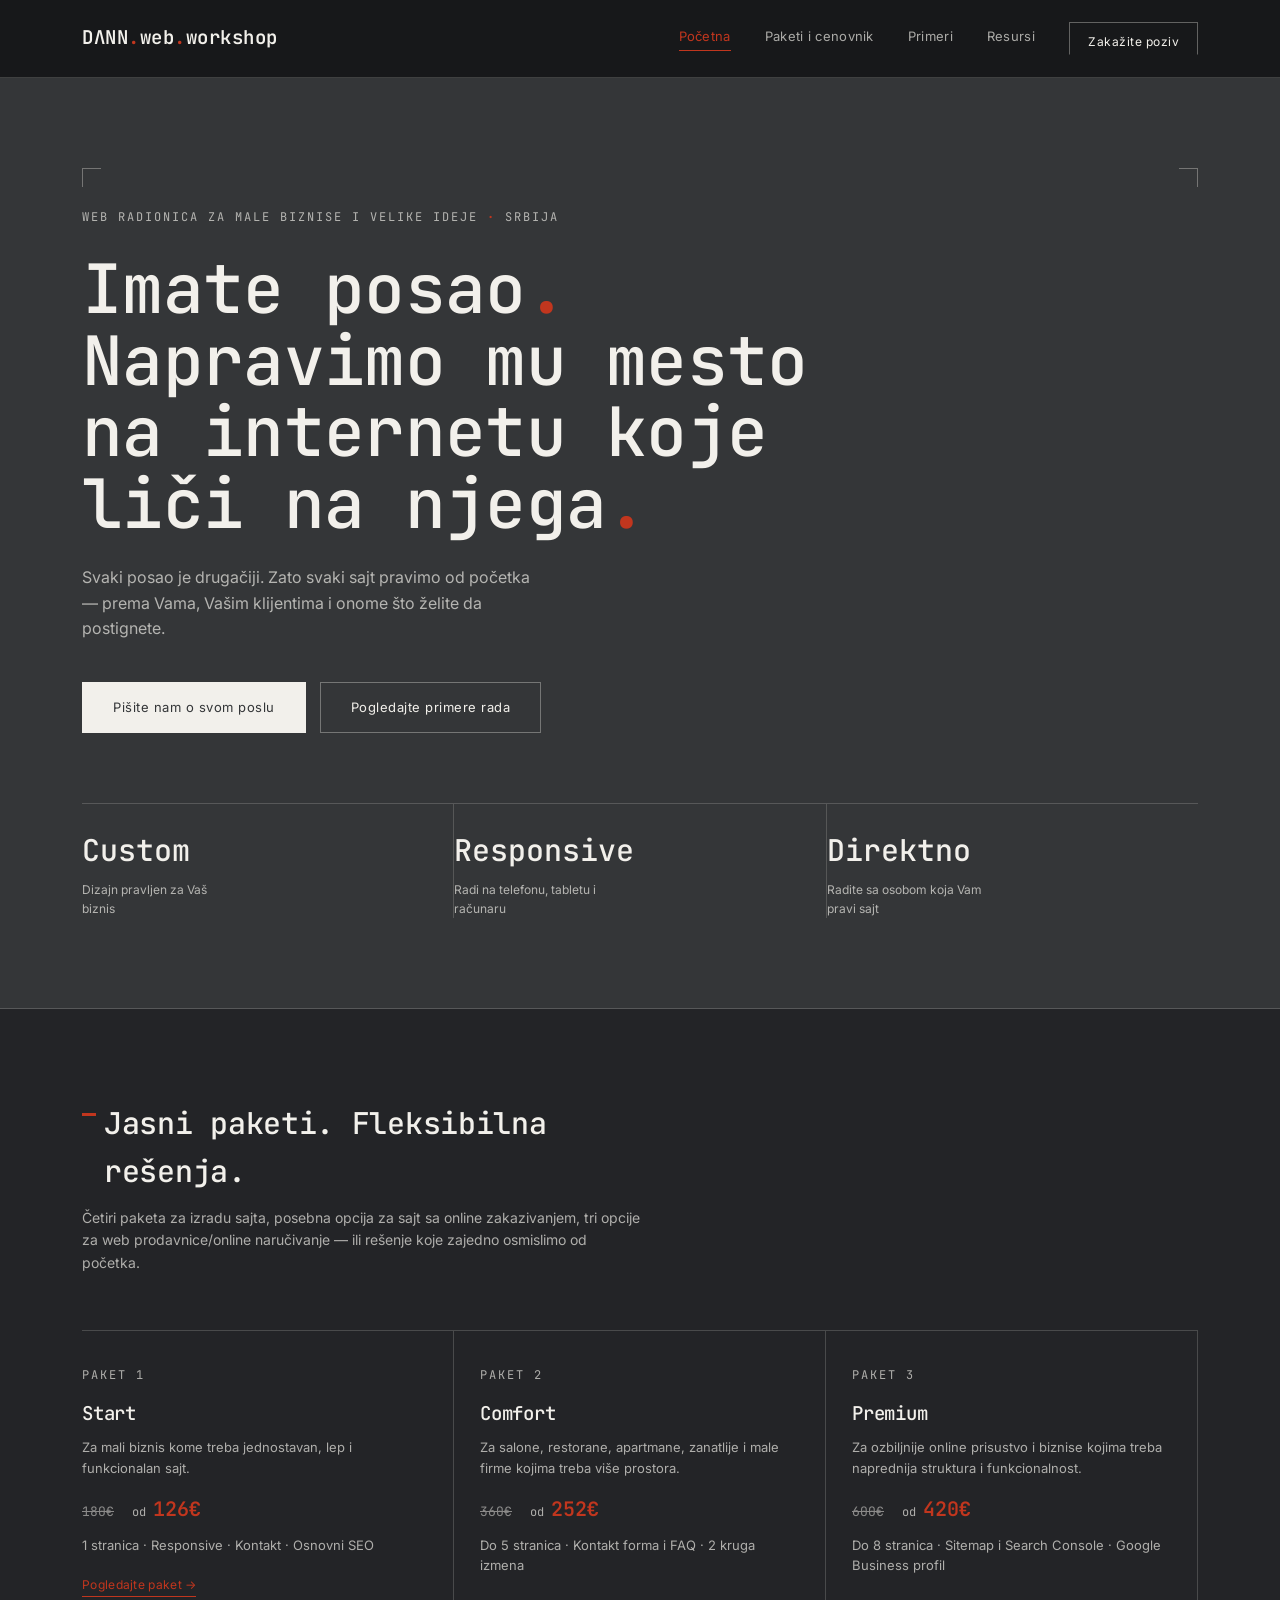
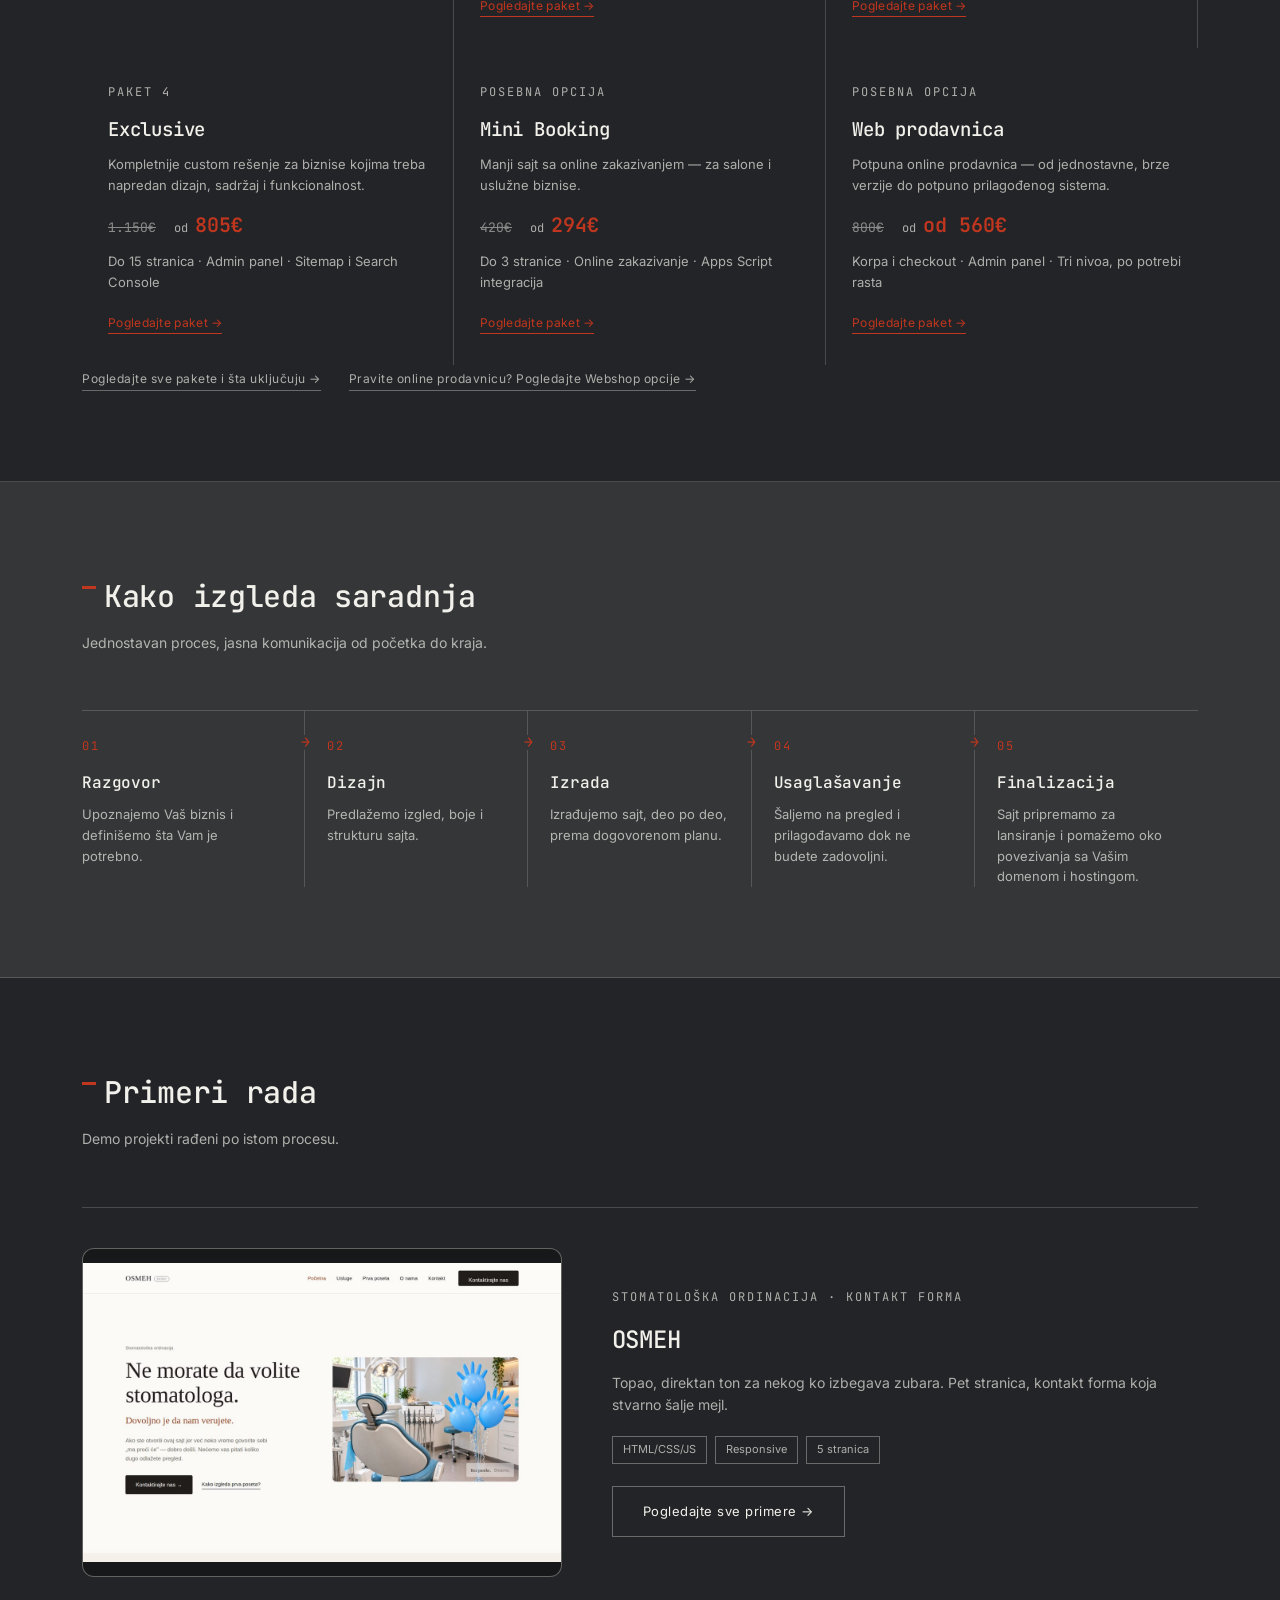
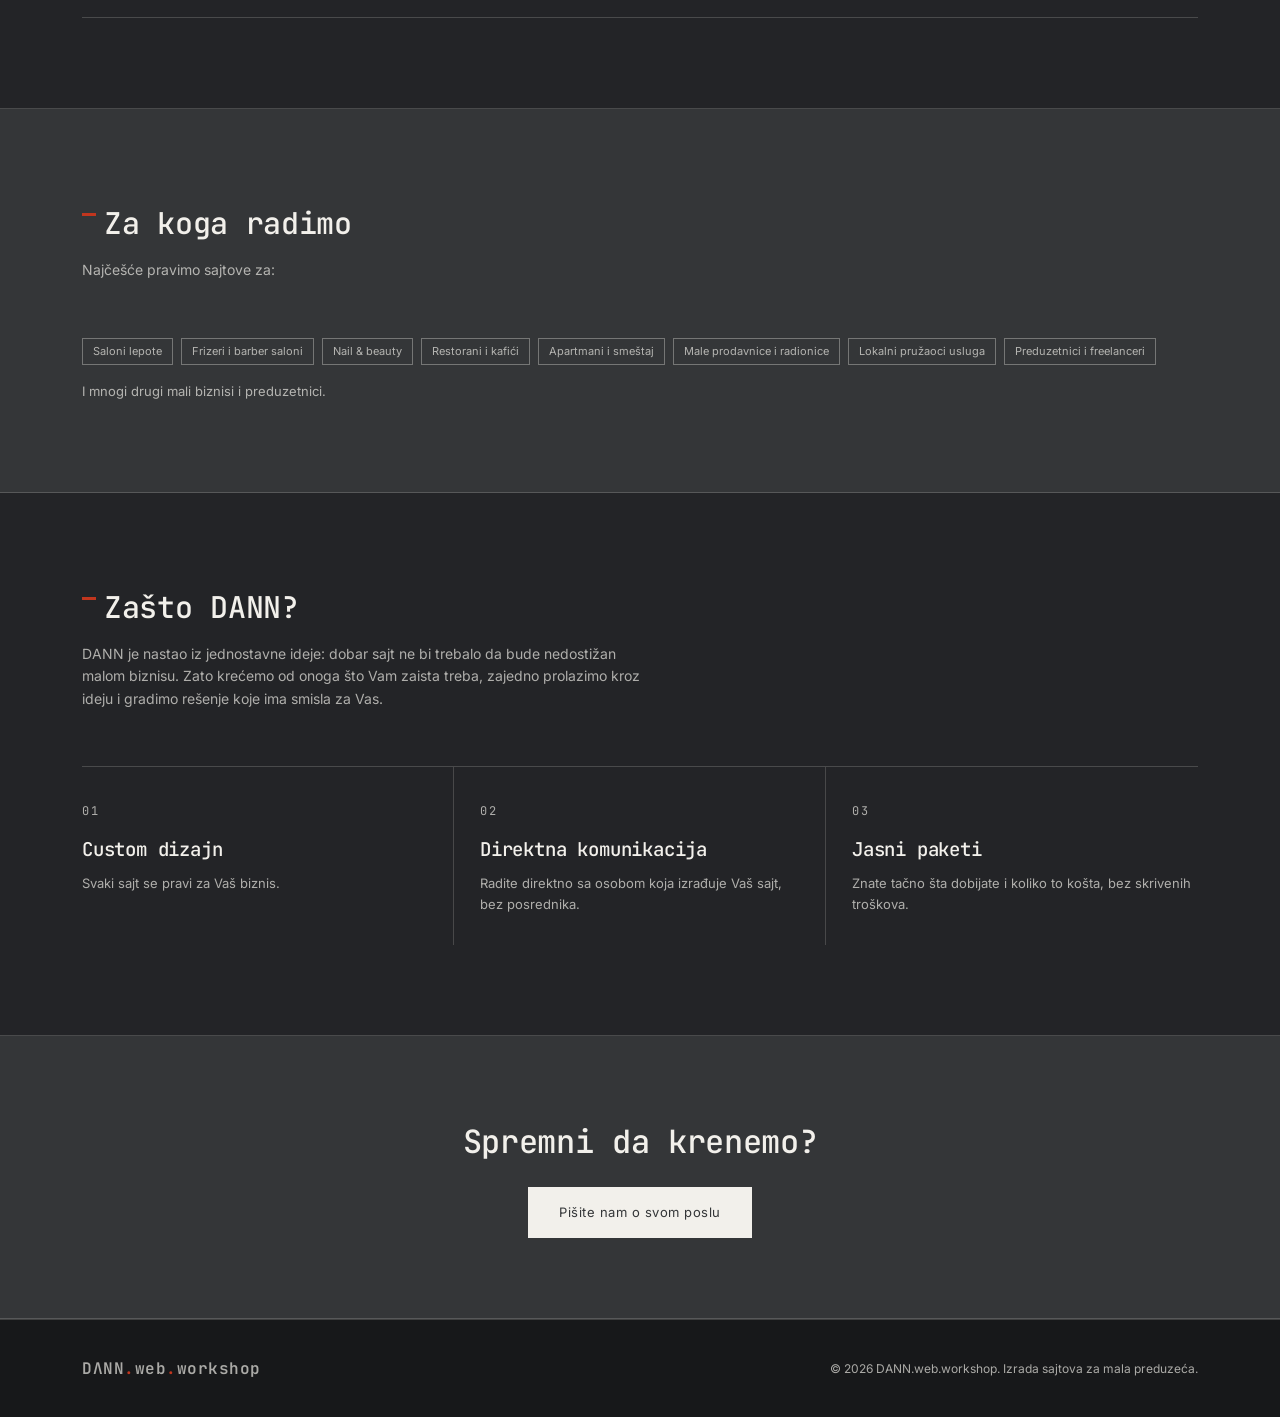
<file: index.html>
<!DOCTYPE html>
<html lang="sr">
<head>
<meta charset="UTF-8">
<meta name="viewport" content="width=device-width, initial-scale=1.0">
<meta name="color-scheme" content="light only">
<meta name="robots" content="noindex, follow"> <!-- UKLONI OVU LINIJU kad postavis pravi domen -->
<meta name="description" content="DANN.web.workshop — izrada modernih, brzih i funkcionalnih sajtova za mala preduzeća, preduzetnike i lokalne biznise.">
<link rel="canonical" href="https://dann-web.dann-standard.workers.dev/index.html">
<meta property="og:title" content="Izrada sajtova za male biznise | DANN.web.workshop">
<meta property="og:description" content="Custom sajtovi za male biznise, preduzetnike i lokalne uslužne delatnosti — jasni paketi, transparentne cene, direktna komunikacija.">
<meta property="og:type" content="website">
<meta property="og:url" content="https://dann-web.dann-standard.workers.dev/index.html">
<title>Izrada sajtova za male biznise | DANN.web.workshop</title>
<meta name="apple-mobile-web-app-title" content="DANN">
<meta name="apple-mobile-web-app-capable" content="yes">

<link rel="preconnect" href="https://fonts.googleapis.com">
<link href="https://fonts.googleapis.com/css2?family=JetBrains+Mono:wght@400;500;600;700&family=Inter:wght@300;400;500;600&display=swap" rel="stylesheet">

<link rel="icon" type="image/x-icon" href="favicon.ico">
<link rel="icon" type="image/png" sizes="16x16" href="favicon-16x16.png">
<link rel="icon" type="image/png" sizes="32x32" href="favicon-32x32.png">
<link rel="apple-touch-icon" sizes="180x180" href="apple-touch-icon.png">
<link rel="manifest" href="site.webmanifest">

<link rel="stylesheet" href="style.css">
</head>

<body>

<nav>
  <div class="container">
    <a href="index.html" class="brand" style="text-decoration:none;">
      DΛNN<span class="dot">.</span>web<span class="dot">.</span>workshop
    </a>

    <div class="nav-links">
      <a href="index.html" class="active">Početna</a>
      <a href="paketi.html">Paketi i cenovnik</a>
      <a href="primeri.html">Primeri</a>

      <a href="resursi.html">Resursi</a>
      <a href="kontakt.html" class="btn-nav">Zakažite poziv</a>
      <button class="burger" id="burgerBtn" aria-label="Otvorite meni" aria-expanded="false">
        <span></span><span></span><span></span>
      </button>
    </div>
  </div>
</nav>

<div class="mobile-menu" id="mobileMenu">
  <button class="mobile-menu__close" id="closeMenuBtn" aria-label="Zatvorite meni">ZATVORI ✕</button>
  <a href="index.html" class="mnav-link">Početna</a>
  <a href="paketi.html" class="mnav-link">Paketi i cenovnik</a>
  <a href="primeri.html" class="mnav-link">Primeri</a>
  <a href="resursi.html" class="mnav-link">Resursi</a>
  <a href="kontakt.html" class="mobile-menu__book mnav-link">Zakažite poziv</a>
</div>


<section class="hero">
  <div class="container">

    <span class="mono">
      Web radionica za male biznise i velike ideje
      <strong class="red-dot">·</strong> Srbija
    </span>

    <h1>
      Imate posao<strong class="red-dot">.</strong>
      Napravimo mu mesto na internetu koje liči na njega<strong class="red-dot">.</strong>
    </h1>

    <p>
      Svaki posao je drugačiji. Zato svaki sajt pravimo od početka —
      prema Vama, Vašim klijentima i onome što želite da postignete.
    </p>

    <div class="hero-actions">
      <a href="kontakt.html" class="btn-primary">
        Pišite nam o svom poslu
      </a>

      <a href="primeri.html" class="btn-secondary">
        Pogledajte primere rada
      </a>
    </div>

    <div class="hero-stats stagger">

      <div class="reveal">
        <div class="stat-num">Custom</div>
        <div class="stat-label">Dizajn pravljen za Vaš biznis</div>
      </div>

      <div class="reveal">
        <div class="stat-num">Responsive</div>
        <div class="stat-label">Radi na telefonu, tabletu i računaru</div>
      </div>

      <div class="reveal">
        <div class="stat-num">Direktno</div>
        <div class="stat-label">Radite sa osobom koja Vam pravi sajt</div>
      </div>

    </div>

  </div>
</section>


<section class="services section-surface">
  <div class="container">

    <div class="section-head">
      <h2>Jasni paketi. Fleksibilna rešenja.</h2>
      <p>
        Četiri paketa za izradu sajta, posebna opcija za sajt sa online
        zakazivanjem, tri opcije za web prodavnice/online naručivanje —
        ili rešenje koje zajedno osmislimo od početka.
      </p>
    </div>

    <div class="teaser-row stagger">

      <div class="teaser-cell reveal">
        <span class="mono">Paket 1</span>
        <h3>Start</h3>
        <p>
          Za mali biznis kome treba jednostavan, lep i funkcionalan sajt.
        </p>
        <div class="teaser-price">
          <span class="old">180€</span>
          <span class="new">126€</span>
        </div>
        <p class="teaser-features">1 stranica · Responsive · Kontakt · Osnovni SEO</p>
        <a href="paketi.html#start" class="teaser-cta">Pogledajte paket →</a>
      </div>

      <div class="teaser-cell reveal">
        <span class="mono">Paket 2</span>
        <h3>Comfort</h3>
        <p>
          Za salone, restorane, apartmane, zanatlije i male firme kojima treba više prostora.
        </p>
        <div class="teaser-price">
          <span class="old">360€</span>
          <span class="new">252€</span>
        </div>
        <p class="teaser-features">Do 5 stranica · Kontakt forma i FAQ · 2 kruga izmena</p>
        <a href="paketi.html#comfort" class="teaser-cta">Pogledajte paket →</a>
      </div>

      <div class="teaser-cell reveal">
        <span class="mono">Paket 3</span>
        <h3>Premium</h3>
        <p>
          Za ozbiljnije online prisustvo i biznise kojima treba naprednija struktura i funkcionalnost.
        </p>
        <div class="teaser-price">
          <span class="old">600€</span>
          <span class="new">420€</span>
        </div>
        <p class="teaser-features">Do 8 stranica · Sitemap i Search Console · Google Business profil</p>
        <a href="paketi.html#premium" class="teaser-cta">Pogledajte paket →</a>
      </div>

      <div class="teaser-cell reveal">
        <span class="mono">Paket 4</span>
        <h3>Exclusive</h3>
        <p>
          Kompletnije custom rešenje za biznise kojima treba napredan dizajn, sadržaj i funkcionalnost.
        </p>
        <div class="teaser-price">
          <span class="old">1.150€</span>
          <span class="new">805€</span>
        </div>
        <p class="teaser-features">Do 15 stranica · Admin panel · Sitemap i Search Console</p>
        <a href="paketi.html#exclusive" class="teaser-cta">Pogledajte paket →</a>
      </div>

      <div class="teaser-cell reveal">
        <span class="mono">Posebna opcija</span>
        <h3>Mini Booking</h3>
        <p>
          Manji sajt sa online zakazivanjem — za salone i uslužne biznise.
        </p>
        <div class="teaser-price">
          <span class="old">420€</span>
          <span class="new">294€</span>
        </div>
        <p class="teaser-features">Do 3 stranice · Online zakazivanje · Apps Script integracija</p>
        <a href="paketi.html#mini-booking" class="teaser-cta">Pogledajte paket →</a>
      </div>

      <div class="teaser-cell reveal">
        <span class="mono">Posebna opcija</span>
        <h3>Web prodavnica</h3>
        <p>
          Potpuna online prodavnica — od jednostavne, brze verzije do potpuno prilagođenog sistema.
        </p>
        <div class="teaser-price">
          <span class="old">800€</span>
          <span class="new">od 560€</span>
        </div>
        <p class="teaser-features">Korpa i checkout · Admin panel · Tri nivoa, po potrebi rasta</p>
        <a href="paketi.html#webshop" class="teaser-cta">Pogledajte paket →</a>
      </div>

    </div>

    <a href="paketi.html" class="link-arrow">
      Pogledajte sve pakete i šta uključuju →
    </a>
    <a href="paketi.html#webshop" class="link-arrow" style="margin-left:24px;">
      Pravite online prodavnicu? Pogledajte Webshop opcije →
    </a>

  </div>
</section>


<section class="process">
  <div class="container">

    <div class="section-head">
      <h2>Kako izgleda saradnja</h2>
      <p>
        Jednostavan proces, jasna komunikacija od početka do kraja.
      </p>
    </div>

    <div class="process-grid stagger">

      <div class="process-step reveal">
        <span class="mono">01</span>
        <h3>Razgovor</h3>
        <p>
          Upoznajemo Vaš biznis i definišemo šta Vam je potrebno.
        </p>
      </div>

      <div class="process-step reveal">
        <span class="mono">02</span>
        <h3>Dizajn</h3>
        <p>
          Predlažemo izgled, boje i strukturu sajta.
        </p>
      </div>

      <div class="process-step reveal">
        <span class="mono">03</span>
        <h3>Izrada</h3>
        <p>
          Izrađujemo sajt, deo po deo, prema dogovorenom planu.
        </p>
      </div>

      <div class="process-step reveal">
        <span class="mono">04</span>
        <h3>Usaglašavanje</h3>
        <p>
          Šaljemo na pregled i prilagođavamo dok ne budete zadovoljni.
        </p>
      </div>

      <div class="process-step reveal">
        <span class="mono">05</span>
        <h3>Finalizacija</h3>
        <p>
          Sajt pripremamo za lansiranje i pomažemo oko povezivanja sa Vašim domenom i hostingom.
        </p>
      </div>

    </div>

  </div>
</section>


<section class="portfolio section-surface" id="portfolio">
  <div class="container">

    <div class="section-head">
      <h2>Primeri rada</h2>
      <p>Demo projekti rađeni po istom procesu.</p>
    </div>

    <div class="portfolio-card reveal">

      <div class="portfolio-visual" style="padding:0;overflow:hidden;border-radius:12px;">
        <img src="slike-primeri/osmeh.jpg" alt="OSMEH — stomatološka ordinacija" style="width:100%;display:block;">
      </div>

      <div class="portfolio-text">

        <span class="mono">
          Stomatološka ordinacija · Kontakt forma
        </span>

        <h3>OSMEH</h3>

        <p>
          Topao, direktan ton za nekog ko izbegava zubara. Pet stranica,
          kontakt forma koja stvarno šalje mejl.
        </p>

        <div class="tag-list">
          <span class="tag">HTML/CSS/JS</span>
          <span class="tag">Responsive</span>
          <span class="tag">5 stranica</span>
        </div>

        <a href="primeri.html" class="btn-secondary">
          Pogledajte sve primere →
        </a>

      </div>
    </div>

  </div>
</section>


<section class="services-audience">
  <div class="container">

    <div class="section-head">
      <h2>Za koga radimo</h2>
      <p>Najčešće pravimo sajtove za:</p>
    </div>

    <div class="tag-list reveal" style="margin-bottom:16px;">
      <span class="tag">Saloni lepote</span>
      <span class="tag">Frizeri i barber saloni</span>
      <span class="tag">Nail &amp; beauty</span>
      <span class="tag">Restorani i kafići</span>
      <span class="tag">Apartmani i smeštaj</span>
      <span class="tag">Male prodavnice i radionice</span>
      <span class="tag">Lokalni pružaoci usluga</span>
      <span class="tag">Preduzetnici i freelanceri</span>
    </div>

    <p style="font-size:13px; color:var(--text-soft);">
      I mnogi drugi mali biznisi i preduzetnici.
    </p>

  </div>
</section>


<section class="services section-surface">
  <div class="container">

    <div class="section-head">
      <h2>Zašto DANN?</h2>
      <p>
        DANN je nastao iz jednostavne ideje: dobar sajt ne bi trebalo da bude
        nedostižan malom biznisu. Zato krećemo od onoga što Vam zaista treba,
        zajedno prolazimo kroz ideju i gradimo rešenje koje ima smisla za Vas.
      </p>
    </div>

    <div class="teaser-row stagger">

      <div class="teaser-cell reveal">
        <span class="mono">01</span>
        <h3>Custom dizajn</h3>
        <p>
          Svaki sajt se pravi za Vaš biznis.
        </p>
      </div>

      <div class="teaser-cell reveal">
        <span class="mono">02</span>
        <h3>Direktna komunikacija</h3>
        <p>
          Radite direktno sa osobom koja izrađuje Vaš sajt, bez posrednika.
        </p>
      </div>

      <div class="teaser-cell reveal">
        <span class="mono">03</span>
        <h3>Jasni paketi</h3>
        <p>
          Znate tačno šta dobijate i koliko to košta, bez skrivenih troškova.
        </p>
      </div>

    </div>

  </div>
</section>


<section class="contact" style="padding: 80px 0; border-bottom: 1px solid var(--line); text-align:center;">

  <div class="container reveal">

    <h2 style="font-size:32px; margin-bottom:20px;">
      Spremni da krenemo?
    </h2>

    <a href="kontakt.html" class="btn-primary">
      Pišite nam o svom poslu
    </a>

  </div>

</section>


<footer>

  <div class="container" style="display:flex; justify-content:space-between; align-items:center; flex-wrap:wrap; gap:12px;">

    <div class="brand" style="font-size:16px;">
      DΛNN<span class="dot">.</span>web<span class="dot">.</span>workshop
    </div>

    <div>
      © 2026 DANN.web.workshop. Izrada sajtova za mala preduzeća.
    </div>

  </div>

</footer>


<script src="script.js"></script>

</body>
</html>
</file>
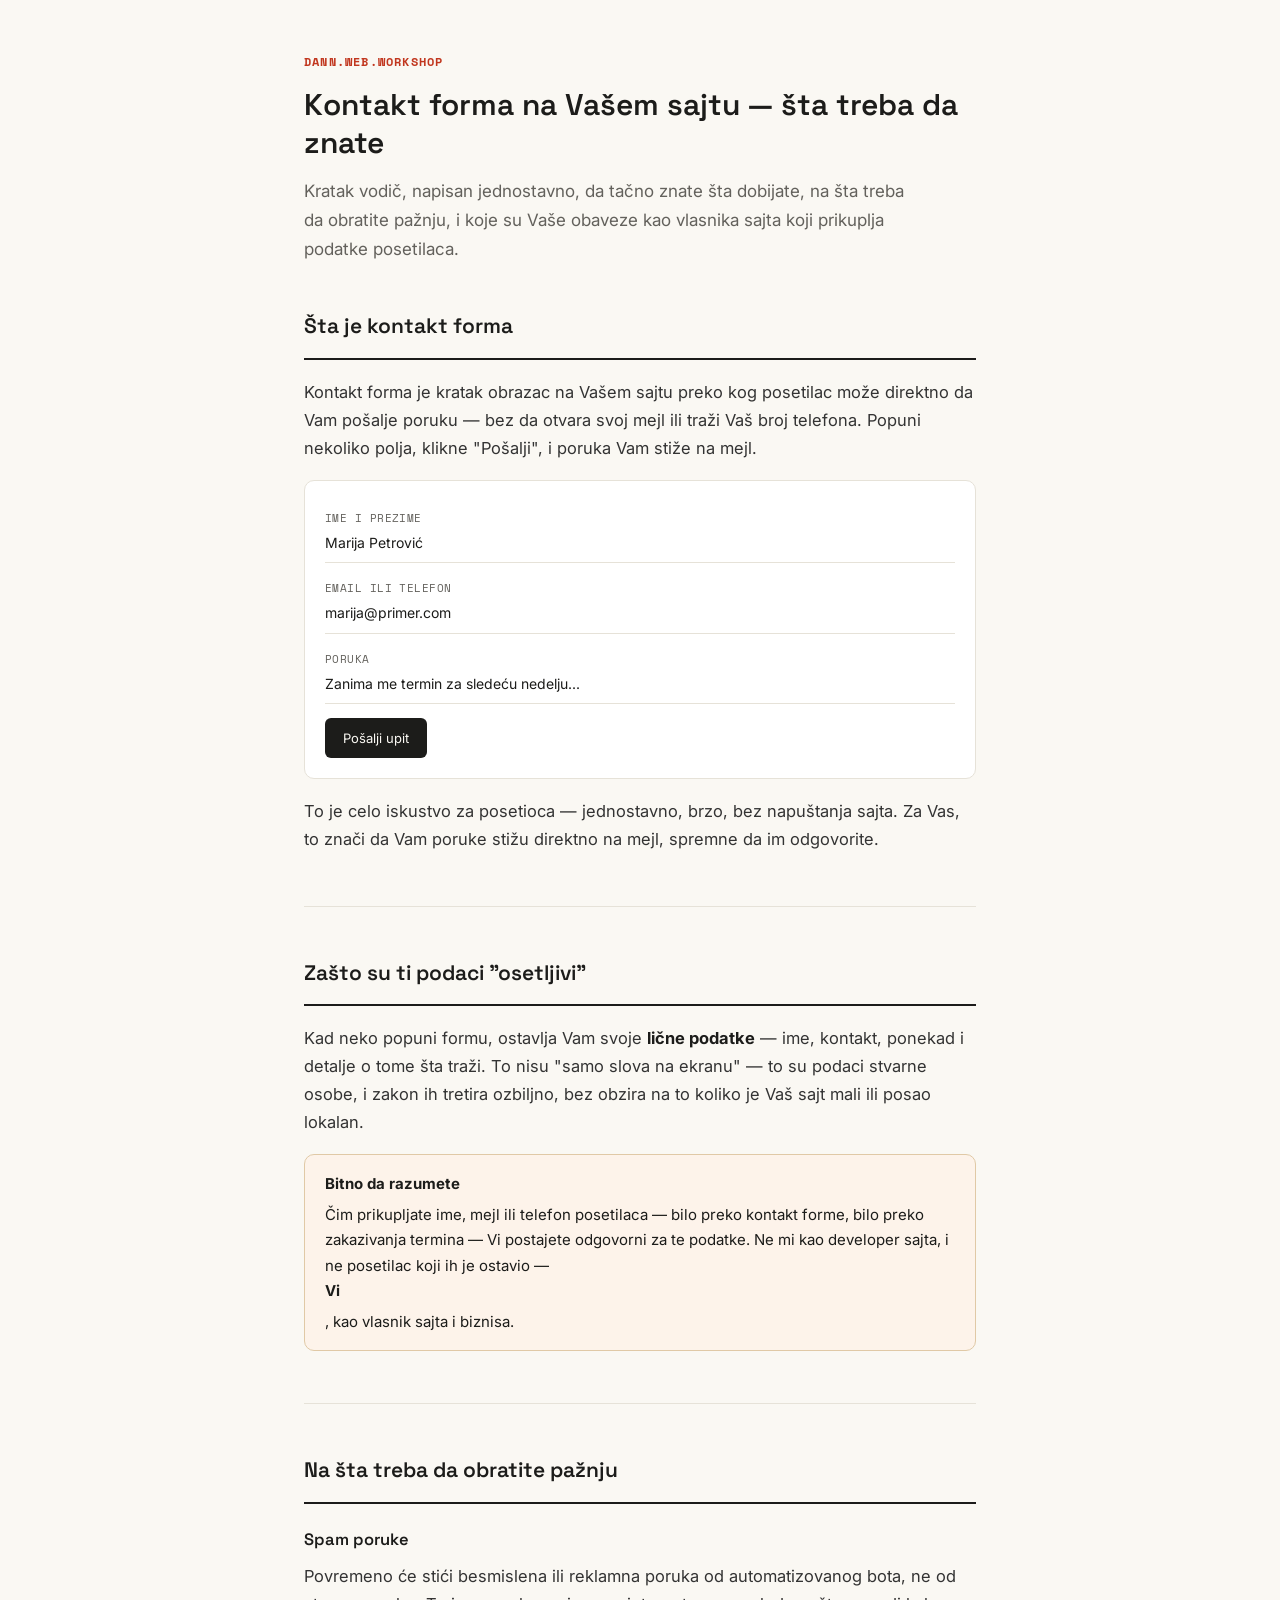
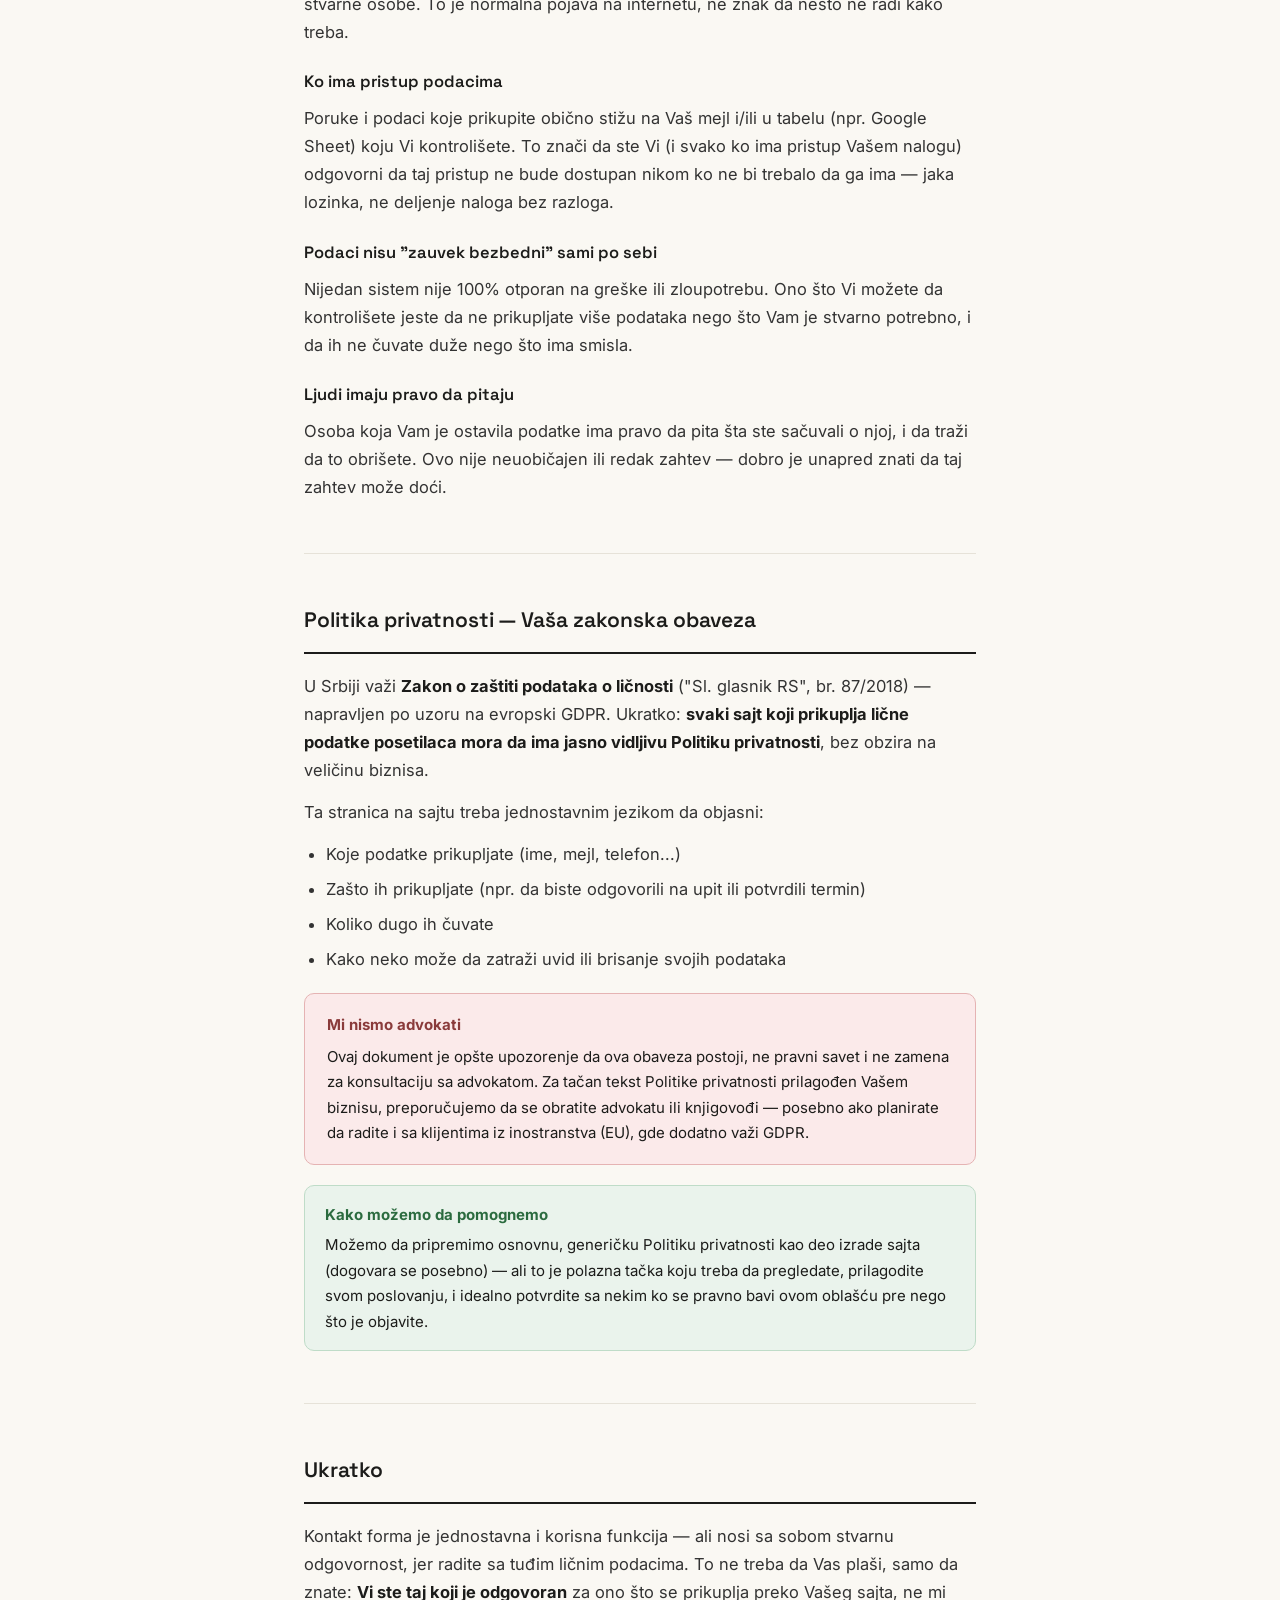
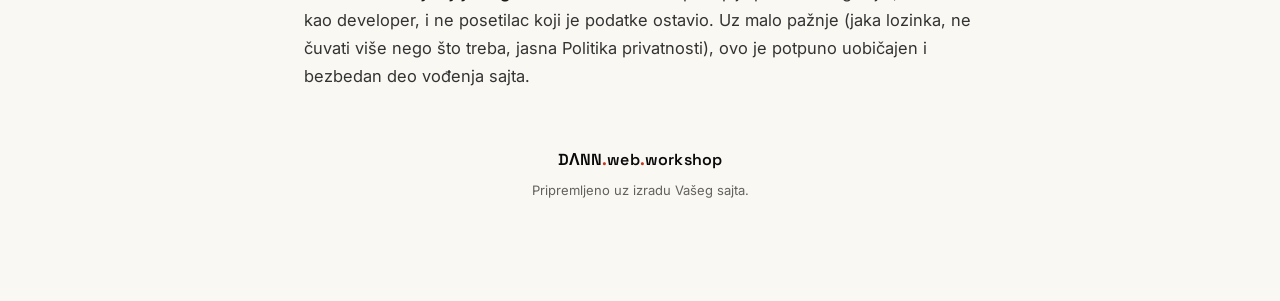
<file: klijent-kontakt-forma.html>
<!DOCTYPE html>
<html lang="sr">
<head>
<meta charset="UTF-8">
<meta name="viewport" content="width=device-width, initial-scale=1.0">
<title>Kontakt forma na Vašem sajtu — šta treba da znate | DANN.web.workshop</title>
<link rel="preconnect" href="https://fonts.googleapis.com">
<link rel="preconnect" href="https://fonts.gstatic.com" crossorigin>
<link href="https://fonts.googleapis.com/css2?family=Space+Grotesk:wght@500;600;700&family=Inter:wght@400;500;600&family=Space+Mono:wght@400;700&display=swap" rel="stylesheet">
<style>
  :root{
    --ink:#1C1C1A; --sub:#63615c; --line:#e6e2d8; --bg:#faf8f3;
    --card:#ffffff; --accent:#C1361E; --accent-soft:#FBEAE5;
    --warn-bg:#fdf3ea; --warn-line:#e0c9a6;
    --legal-bg:#fbeaea; --legal-line:#e5b3b3;
    --ok-bg:#eaf3ec; --ok-line:#bfdcc8;
  }
  *{box-sizing:border-box;}
  body{
    margin:0; background:var(--bg); color:var(--ink);
    font-family:'Inter',sans-serif;
    line-height:1.7; font-size:16.5px;
  }
  h1,h2,h3{font-family:'Space Grotesk',sans-serif;font-weight:600;}
  .wrap{max-width:720px;margin:0 auto;padding:52px 24px 100px;}

  header.top{margin-bottom:44px;}
  header.top .eyebrow{font-family:'Space Mono',monospace;font-size:12px;letter-spacing:.1em;color:var(--accent);font-weight:700;text-transform:uppercase;margin-bottom:14px;display:block;}
  h1{font-size:30px;margin:0 0 16px;line-height:1.25;}
  .lead{color:var(--sub);font-size:17px;max-width:56ch;}

  h2{font-size:21px;margin:0 0 18px;padding-bottom:14px;border-bottom:2px solid var(--ink);}
  section.blok{margin-bottom:52px;}
  h3{font-size:16.5px;margin:22px 0 8px;}
  p{color:#333;margin:0 0 14px;}
  ul{margin:0 0 14px;padding-left:22px;color:#333;}
  li{margin-bottom:7px;}
  strong{color:var(--ink);}

  .card{background:var(--card);border:1px solid var(--line);border-radius:12px;padding:22px 26px;margin:18px 0;}
  .warn{background:var(--warn-bg);border:1px solid var(--warn-line);border-radius:10px;padding:16px 20px;margin:18px 0;font-size:15px;}
  .warn strong{display:block;margin-bottom:5px;}
  .legal{background:var(--legal-bg);border:1px solid var(--legal-line);border-radius:10px;padding:18px 22px;margin:20px 0;font-size:15px;}
  .legal strong{display:block;margin-bottom:6px;color:#8a3b3b;}
  .ok{background:var(--ok-bg);border:1px solid var(--ok-line);border-radius:10px;padding:16px 20px;margin:18px 0;font-size:15px;}
  .ok strong{display:block;margin-bottom:5px;color:#2b6b3f;}

  .mockup{
    background:var(--card);border:1px solid var(--line);border-radius:10px;
    padding:20px;margin:18px 0;font-size:14px;color:var(--sub);
  }
  .mockup .field{border-bottom:1px solid var(--line);padding:8px 0;margin-bottom:8px;}
  .mockup .field label{display:block;font-family:'Space Mono',monospace;font-size:11px;text-transform:uppercase;letter-spacing:.04em;color:var(--sub);margin-bottom:3px;}
  .mockup .field .val{color:var(--ink);}
  .mockup .btn{display:inline-block;background:var(--ink);color:var(--bg);padding:9px 18px;border-radius:6px;font-size:13px;margin-top:6px;}

  .divider{border:none;border-top:1px solid var(--line);margin:48px 0;}

  .dann-logo{font-family:'Space Grotesk',sans-serif;font-weight:600;color:#0a0a0a;font-size:16px;letter-spacing:.01em;}
  .dann-logo .dot{color:var(--accent);font-weight:800;}
  footer.end{margin-top:56px;text-align:center;font-size:13px;color:var(--sub);}
  footer.end .dann-logo{display:block;margin-bottom:6px;}
</style>
</head>
<body>
<div class="wrap">

  <header class="top">
    <span class="eyebrow">DANN.web.workshop</span>
    <h1>Kontakt forma na Vašem sajtu — šta treba da znate</h1>
    <p class="lead">Kratak vodič, napisan jednostavno, da tačno znate šta dobijate, na šta treba da obratite pažnju, i koje su Vaše obaveze kao vlasnika sajta koji prikuplja podatke posetilaca.</p>
  </header>

  <!-- STA JE -->
  <section class="blok">
    <h2>Šta je kontakt forma</h2>

    <p>Kontakt forma je kratak obrazac na Vašem sajtu preko kog posetilac može direktno da Vam pošalje poruku — bez da otvara svoj mejl ili traži Vaš broj telefona. Popuni nekoliko polja, klikne "Pošalji", i poruka Vam stiže na mejl.</p>

    <div class="mockup">
      <div class="field"><label>Ime i prezime</label><div class="val">Marija Petrović</div></div>
      <div class="field"><label>Email ili telefon</label><div class="val">marija@primer.com</div></div>
      <div class="field"><label>Poruka</label><div class="val">Zanima me termin za sledeću nedelju...</div></div>
      <div class="btn">Pošalji upit</div>
    </div>

    <p>To je celo iskustvo za posetioca — jednostavno, brzo, bez napuštanja sajta. Za Vas, to znači da Vam poruke stižu direktno na mejl, spremne da im odgovorite.</p>
  </section>

  <hr class="divider">

  <!-- OSETLJIVOST PODATAKA -->
  <section class="blok">
    <h2>Zašto su ti podaci "osetljivi"</h2>

    <p>Kad neko popuni formu, ostavlja Vam svoje <strong>lične podatke</strong> — ime, kontakt, ponekad i detalje o tome šta traži. To nisu "samo slova na ekranu" — to su podaci stvarne osobe, i zakon ih tretira ozbiljno, bez obzira na to koliko je Vaš sajt mali ili posao lokalan.</p>

    <div class="warn">
      <strong>Bitno da razumete</strong>
      Čim prikupljate ime, mejl ili telefon posetilaca — bilo preko kontakt forme, bilo preko zakazivanja termina — Vi postajete odgovorni za te podatke. Ne mi kao developer sajta, i ne posetilac koji ih je ostavio — <strong>Vi</strong>, kao vlasnik sajta i biznisa.
    </div>
  </section>

  <hr class="divider">

  <!-- RIZICI -->
  <section class="blok">
    <h2>Na šta treba da obratite pažnju</h2>

    <h3>Spam poruke</h3>
    <p>Povremeno će stići besmislena ili reklamna poruka od automatizovanog bota, ne od stvarne osobe. To je normalna pojava na internetu, ne znak da nešto ne radi kako treba.</p>

    <h3>Ko ima pristup podacima</h3>
    <p>Poruke i podaci koje prikupite obično stižu na Vaš mejl i/ili u tabelu (npr. Google Sheet) koju Vi kontrolišete. To znači da ste Vi (i svako ko ima pristup Vašem nalogu) odgovorni da taj pristup ne bude dostupan nikom ko ne bi trebalo da ga ima — jaka lozinka, ne deljenje naloga bez razloga.</p>

    <h3>Podaci nisu "zauvek bezbedni" sami po sebi</h3>
    <p>Nijedan sistem nije 100% otporan na greške ili zloupotrebu. Ono što Vi možete da kontrolišete jeste da ne prikupljate više podataka nego što Vam je stvarno potrebno, i da ih ne čuvate duže nego što ima smisla.</p>

    <h3>Ljudi imaju pravo da pitaju</h3>
    <p>Osoba koja Vam je ostavila podatke ima pravo da pita šta ste sačuvali o njoj, i da traži da to obrišete. Ovo nije neuobičajen ili redak zahtev — dobro je unapred znati da taj zahtev može doći.</p>
  </section>

  <hr class="divider">

  <!-- POLITIKA PRIVATNOSTI -->
  <section class="blok">
    <h2>Politika privatnosti — Vaša zakonska obaveza</h2>

    <p>U Srbiji važi <strong>Zakon o zaštiti podataka o ličnosti</strong> ("Sl. glasnik RS", br. 87/2018) — napravljen po uzoru na evropski GDPR. Ukratko: <strong>svaki sajt koji prikuplja lične podatke posetilaca mora da ima jasno vidljivu Politiku privatnosti</strong>, bez obzira na veličinu biznisa.</p>

    <p>Ta stranica na sajtu treba jednostavnim jezikom da objasni:</p>
    <ul>
      <li>Koje podatke prikupljate (ime, mejl, telefon...)</li>
      <li>Zašto ih prikupljate (npr. da biste odgovorili na upit ili potvrdili termin)</li>
      <li>Koliko dugo ih čuvate</li>
      <li>Kako neko može da zatraži uvid ili brisanje svojih podataka</li>
    </ul>

    <div class="legal">
      <strong>Mi nismo advokati</strong>
      Ovaj dokument je opšte upozorenje da ova obaveza postoji, ne pravni savet i ne zamena za konsultaciju sa advokatom. Za tačan tekst Politike privatnosti prilagođen Vašem biznisu, preporučujemo da se obratite advokatu ili knjigovođi — posebno ako planirate da radite i sa klijentima iz inostranstva (EU), gde dodatno važi GDPR.
    </div>

    <div class="ok">
      <strong>Kako možemo da pomognemo</strong>
      Možemo da pripremimo osnovnu, generičku Politiku privatnosti kao deo izrade sajta (dogovara se posebno) — ali to je polazna tačka koju treba da pregledate, prilagodite svom poslovanju, i idealno potvrdite sa nekim ko se pravno bavi ovom oblašću pre nego što je objavite.
    </div>
  </section>

  <hr class="divider">

  <section class="blok">
    <h2>Ukratko</h2>
    <p>Kontakt forma je jednostavna i korisna funkcija — ali nosi sa sobom stvarnu odgovornost, jer radite sa tuđim ličnim podacima. To ne treba da Vas plaši, samo da znate: <strong>Vi ste taj koji je odgovoran</strong> za ono što se prikuplja preko Vašeg sajta, ne mi kao developer, i ne posetilac koji je podatke ostavio. Uz malo pažnje (jaka lozinka, ne čuvati više nego što treba, jasna Politika privatnosti), ovo je potpuno uobičajen i bezbedan deo vođenja sajta.</p>
  </section>

  <footer class="end">
    <span class="dann-logo">DΛNN<span class="dot">.</span>web<span class="dot">.</span>workshop</span>
    Pripremljeno uz izradu Vašeg sajta.
  </footer>

</div>
</body>
</html>
</file>
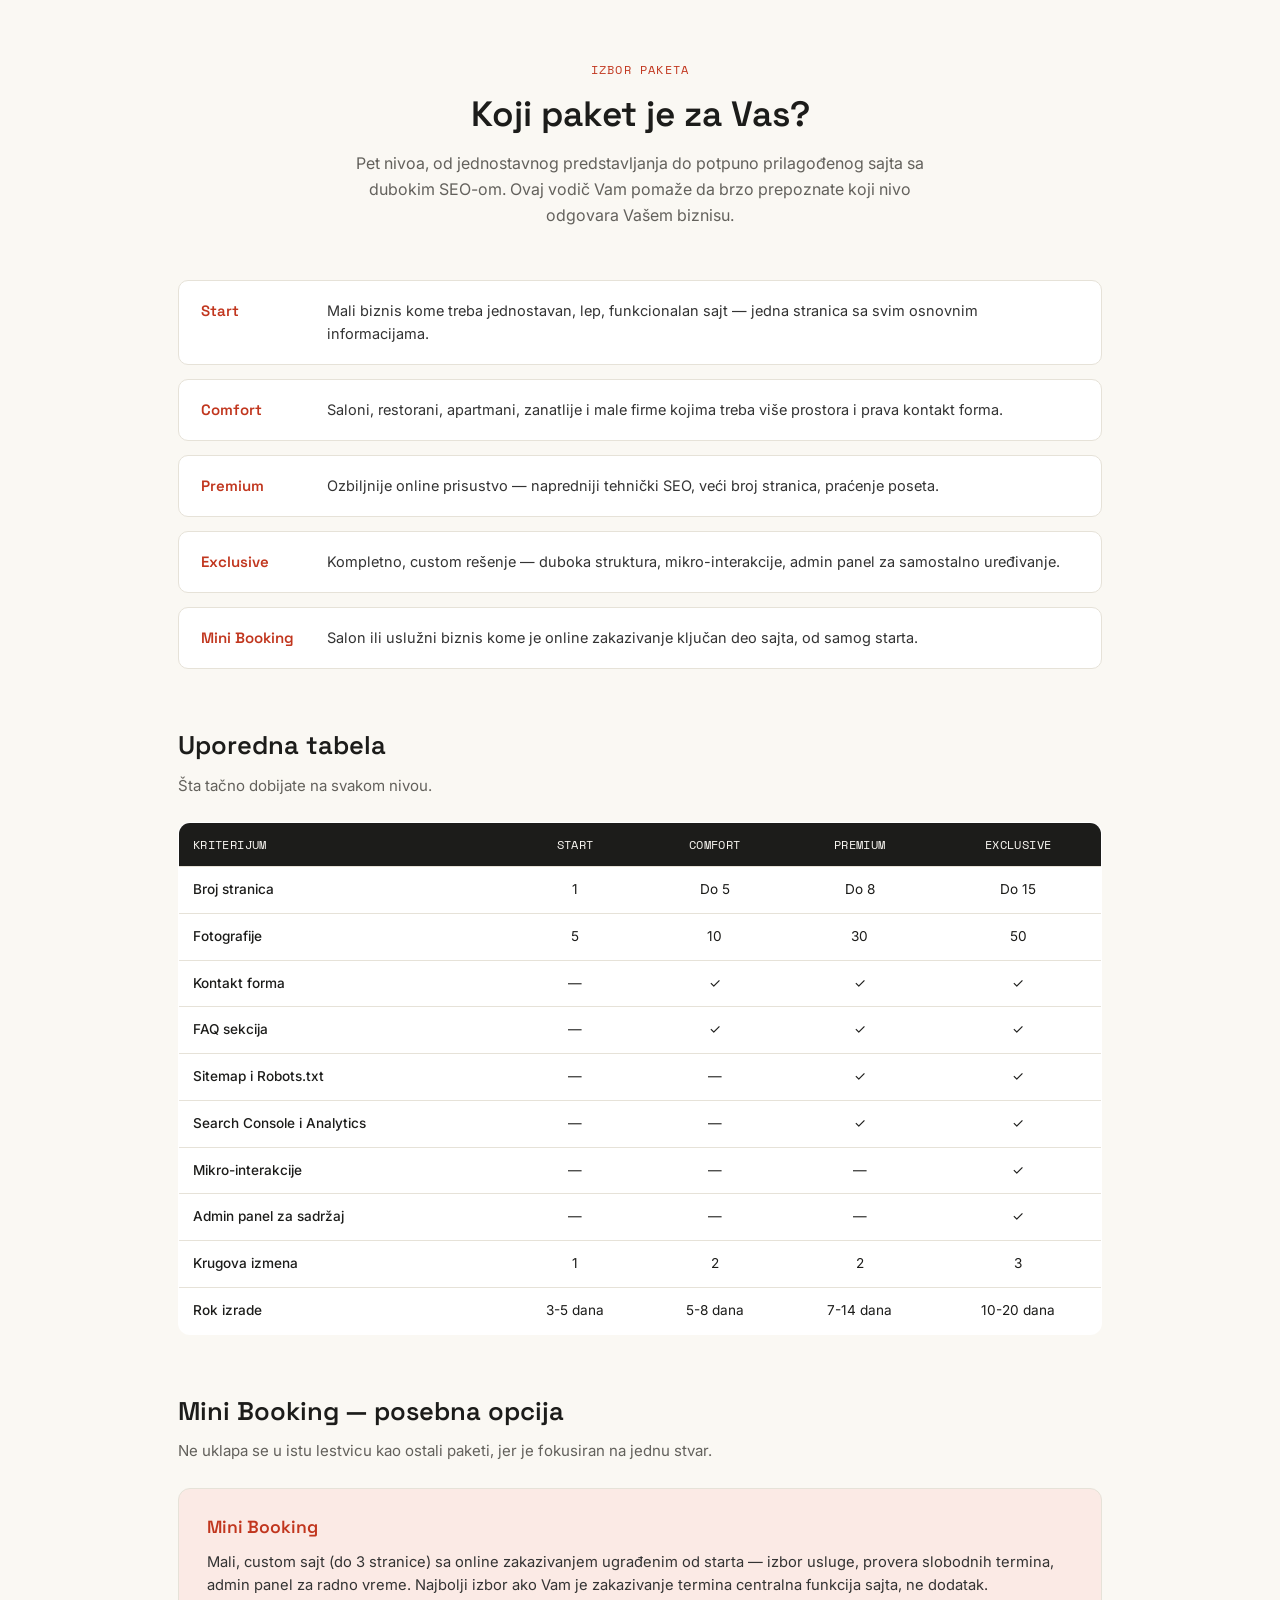
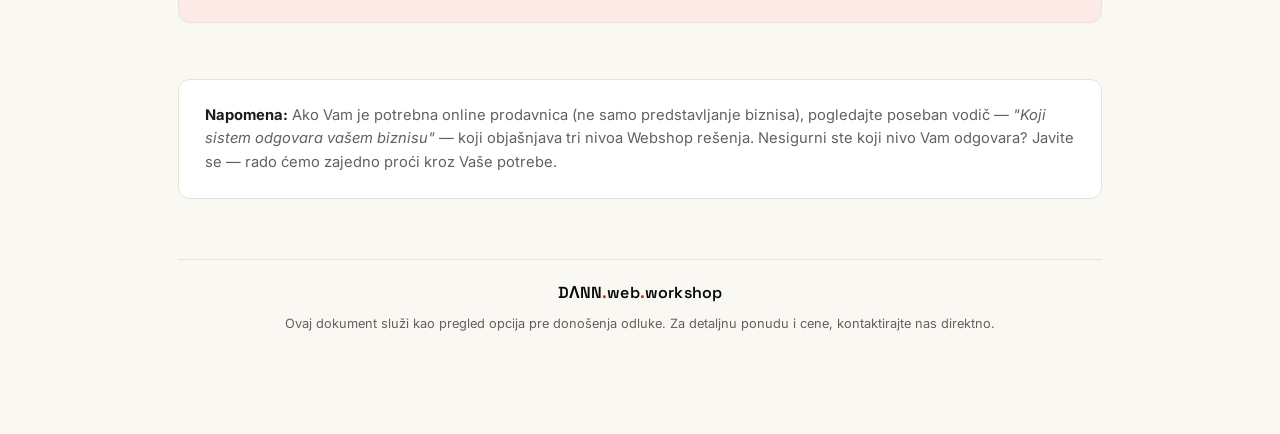
<file: koji-paket-je-za-vas.html>
<!DOCTYPE html>
<html lang="sr">
<head>
<meta charset="UTF-8">
<meta name="viewport" content="width=device-width, initial-scale=1.0">
<title>Koji paket je za Vas? | DANN.web.workshop</title>
<link rel="preconnect" href="https://fonts.googleapis.com">
<link rel="preconnect" href="https://fonts.gstatic.com" crossorigin>
<link href="https://fonts.googleapis.com/css2?family=Space+Grotesk:wght@500;600;700&family=Inter:wght@400;500;600&family=Space+Mono:wght@400;700&display=swap" rel="stylesheet">
<style>
  :root {
    --bg: #FAF8F3; --card: #FFFFFF; --ink: #1C1C1A; --ink-soft: #63615C;
    --line: #E6E2D8; --accent: #C1361E; --accent-soft: #FBEAE5;
  }
  * { box-sizing: border-box; }
  body { margin: 0; background: var(--bg); color: var(--ink); font-family: 'Inter', sans-serif; line-height: 1.6; }
  .page { max-width: 980px; margin: 0 auto; padding: 60px 28px 100px; }
  h1, h2, h3 { font-family: 'Space Grotesk', sans-serif; font-weight: 600; margin: 0; }

  .doc-header { text-align: center; margin-bottom: 52px; }
  .doc-kicker { font-family: 'Space Mono', monospace; font-size: 12px; letter-spacing: 0.1em; text-transform: uppercase; color: var(--accent); margin-bottom: 14px; }
  .doc-header h1 { font-size: 2.2rem; line-height: 1.2; max-width: 26ch; margin: 0 auto; }
  .doc-sub { font-size: 1rem; color: var(--ink-soft); max-width: 58ch; margin: 16px auto 0; }

  .guide-list { display: flex; flex-direction: column; gap: 14px; margin-bottom: 56px; }
  .guide-row {
    background: var(--card); border: 1px solid var(--line); border-radius: 10px;
    padding: 18px 22px; display: flex; align-items: baseline; gap: 16px;
  }
  .guide-row .pkg { font-family: 'Space Grotesk', sans-serif; font-weight: 600; font-size: 15px; color: var(--accent); flex-shrink: 0; width: 110px; }
  .guide-row .who { font-size: 14.5px; color: #333; }

  section { margin-bottom: 56px; }
  .section-head { margin-bottom: 24px; }
  .section-head h2 { font-size: 1.6rem; }
  .section-head p { color: var(--ink-soft); font-size: 0.94rem; margin-top: 8px; max-width: 60ch; }

  table { width: 100%; border-collapse: collapse; background: var(--card); font-size: 0.85rem; border: 1px solid var(--line); border-radius: 12px; overflow: hidden; }
  th, td { text-align: left; padding: 12px 14px; border-bottom: 1px solid var(--line); vertical-align: top; }
  th { background: var(--ink); color: var(--bg); font-weight: 500; font-size: 0.76rem; font-family: 'Space Mono', monospace; text-transform: uppercase; letter-spacing: .03em; }
  tr:last-child td { border-bottom: none; }
  td:not(:first-child), th:not(:first-child) { text-align: center; }
  td:first-child { text-align: left; font-weight: 500; }

  .mini-box {
    background: var(--accent-soft); border: 1px solid var(--line); border-radius: 12px;
    padding: 24px 28px; margin-top: 8px;
  }
  .mini-box h3 { font-size: 1.1rem; margin-bottom: 10px; color: var(--accent); }
  .mini-box p { font-size: 0.92rem; color: #333; margin: 0; }

  .final-note { background: var(--card); border: 1px solid var(--line); border-radius: 12px; padding: 24px 26px; font-size: 0.92rem; color: var(--ink-soft); }
  .final-note strong { color: var(--ink); }
  .final-note a { color: var(--accent); }

  .dann-logo{font-family:'Space Grotesk',sans-serif;font-weight:600;color:#0a0a0a;font-size:16px;letter-spacing:.01em;}
  .dann-logo .dot{color:var(--accent);font-weight:800;}
  footer { margin-top: 60px; padding-top: 20px; border-top: 1px solid var(--line); font-size: 0.8rem; color: var(--ink-soft); text-align: center; }
  footer .dann-logo { display: block; margin-bottom: 8px; }

  @media (max-width: 780px) {
    table { font-size: 0.76rem; }
    th, td { padding: 8px 6px; }
    .guide-row { flex-direction: column; gap: 4px; }
    .guide-row .pkg { width: auto; }
  }
</style>
</head>
<body>
<div class="page">

  <div class="doc-header">
    <div class="doc-kicker">Izbor paketa</div>
    <h1>Koji paket je za Vas?</h1>
    <p class="doc-sub">Pet nivoa, od jednostavnog predstavljanja do potpuno prilagođenog sajta sa dubokim SEO-om. Ovaj vodič Vam pomaže da brzo prepoznate koji nivo odgovara Vašem biznisu.</p>
  </div>

  <div class="guide-list">
    <div class="guide-row"><span class="pkg">Start</span><span class="who">Mali biznis kome treba jednostavan, lep, funkcionalan sajt — jedna stranica sa svim osnovnim informacijama.</span></div>
    <div class="guide-row"><span class="pkg">Comfort</span><span class="who">Saloni, restorani, apartmani, zanatlije i male firme kojima treba više prostora i prava kontakt forma.</span></div>
    <div class="guide-row"><span class="pkg">Premium</span><span class="who">Ozbiljnije online prisustvo — napredniji tehnički SEO, veći broj stranica, praćenje poseta.</span></div>
    <div class="guide-row"><span class="pkg">Exclusive</span><span class="who">Kompletno, custom rešenje — duboka struktura, mikro-interakcije, admin panel za samostalno uređivanje.</span></div>
    <div class="guide-row"><span class="pkg">Mini Booking</span><span class="who">Salon ili uslužni biznis kome je online zakazivanje ključan deo sajta, od samog starta.</span></div>
  </div>

  <section>
    <div class="section-head">
      <h2>Uporedna tabela</h2>
      <p>Šta tačno dobijate na svakom nivou.</p>
    </div>
    <table>
      <thead><tr><th>Kriterijum</th><th>Start</th><th>Comfort</th><th>Premium</th><th>Exclusive</th></tr></thead>
      <tbody>
        <tr><td>Broj stranica</td><td>1</td><td>Do 5</td><td>Do 8</td><td>Do 15</td></tr>
        <tr><td>Fotografije</td><td>5</td><td>10</td><td>30</td><td>50</td></tr>
        <tr><td>Kontakt forma</td><td>—</td><td>✓</td><td>✓</td><td>✓</td></tr>
        <tr><td>FAQ sekcija</td><td>—</td><td>✓</td><td>✓</td><td>✓</td></tr>
        <tr><td>Sitemap i Robots.txt</td><td>—</td><td>—</td><td>✓</td><td>✓</td></tr>
        <tr><td>Search Console i Analytics</td><td>—</td><td>—</td><td>✓</td><td>✓</td></tr>
        <tr><td>Mikro-interakcije</td><td>—</td><td>—</td><td>—</td><td>✓</td></tr>
        <tr><td>Admin panel za sadržaj</td><td>—</td><td>—</td><td>—</td><td>✓</td></tr>
        <tr><td>Krugova izmena</td><td>1</td><td>2</td><td>2</td><td>3</td></tr>
        <tr><td>Rok izrade</td><td>3-5 dana</td><td>5-8 dana</td><td>7-14 dana</td><td>10-20 dana</td></tr>
      </tbody>
    </table>
  </section>

  <section>
    <div class="section-head">
      <h2>Mini Booking — posebna opcija</h2>
      <p>Ne uklapa se u istu lestvicu kao ostali paketi, jer je fokusiran na jednu stvar.</p>
    </div>
    <div class="mini-box">
      <h3>Mini Booking</h3>
      <p>Mali, custom sajt (do 3 stranice) sa online zakazivanjem ugrađenim od starta — izbor usluge, provera slobodnih termina, admin panel za radno vreme. Najbolji izbor ako Vam je zakazivanje termina centralna funkcija sajta, ne dodatak.</p>
    </div>
  </section>

  <div class="final-note">
    <strong>Napomena:</strong> Ako Vam je potrebna online prodavnica (ne samo predstavljanje biznisa), pogledajte poseban vodič — <em>"Koji sistem odgovara vašem biznisu"</em> — koji objašnjava tri nivoa Webshop rešenja. Nesigurni ste koji nivo Vam odgovara? Javite se — rado ćemo zajedno proći kroz Vaše potrebe.
  </div>

  <footer>
    <span class="dann-logo">DΛNN<span class="dot">.</span>web<span class="dot">.</span>workshop</span>
    Ovaj dokument služi kao pregled opcija pre donošenja odluke. Za detaljnu ponudu i cene, kontaktirajte nas direktno.
  </footer>

</div>
</body>
</html>
</file>
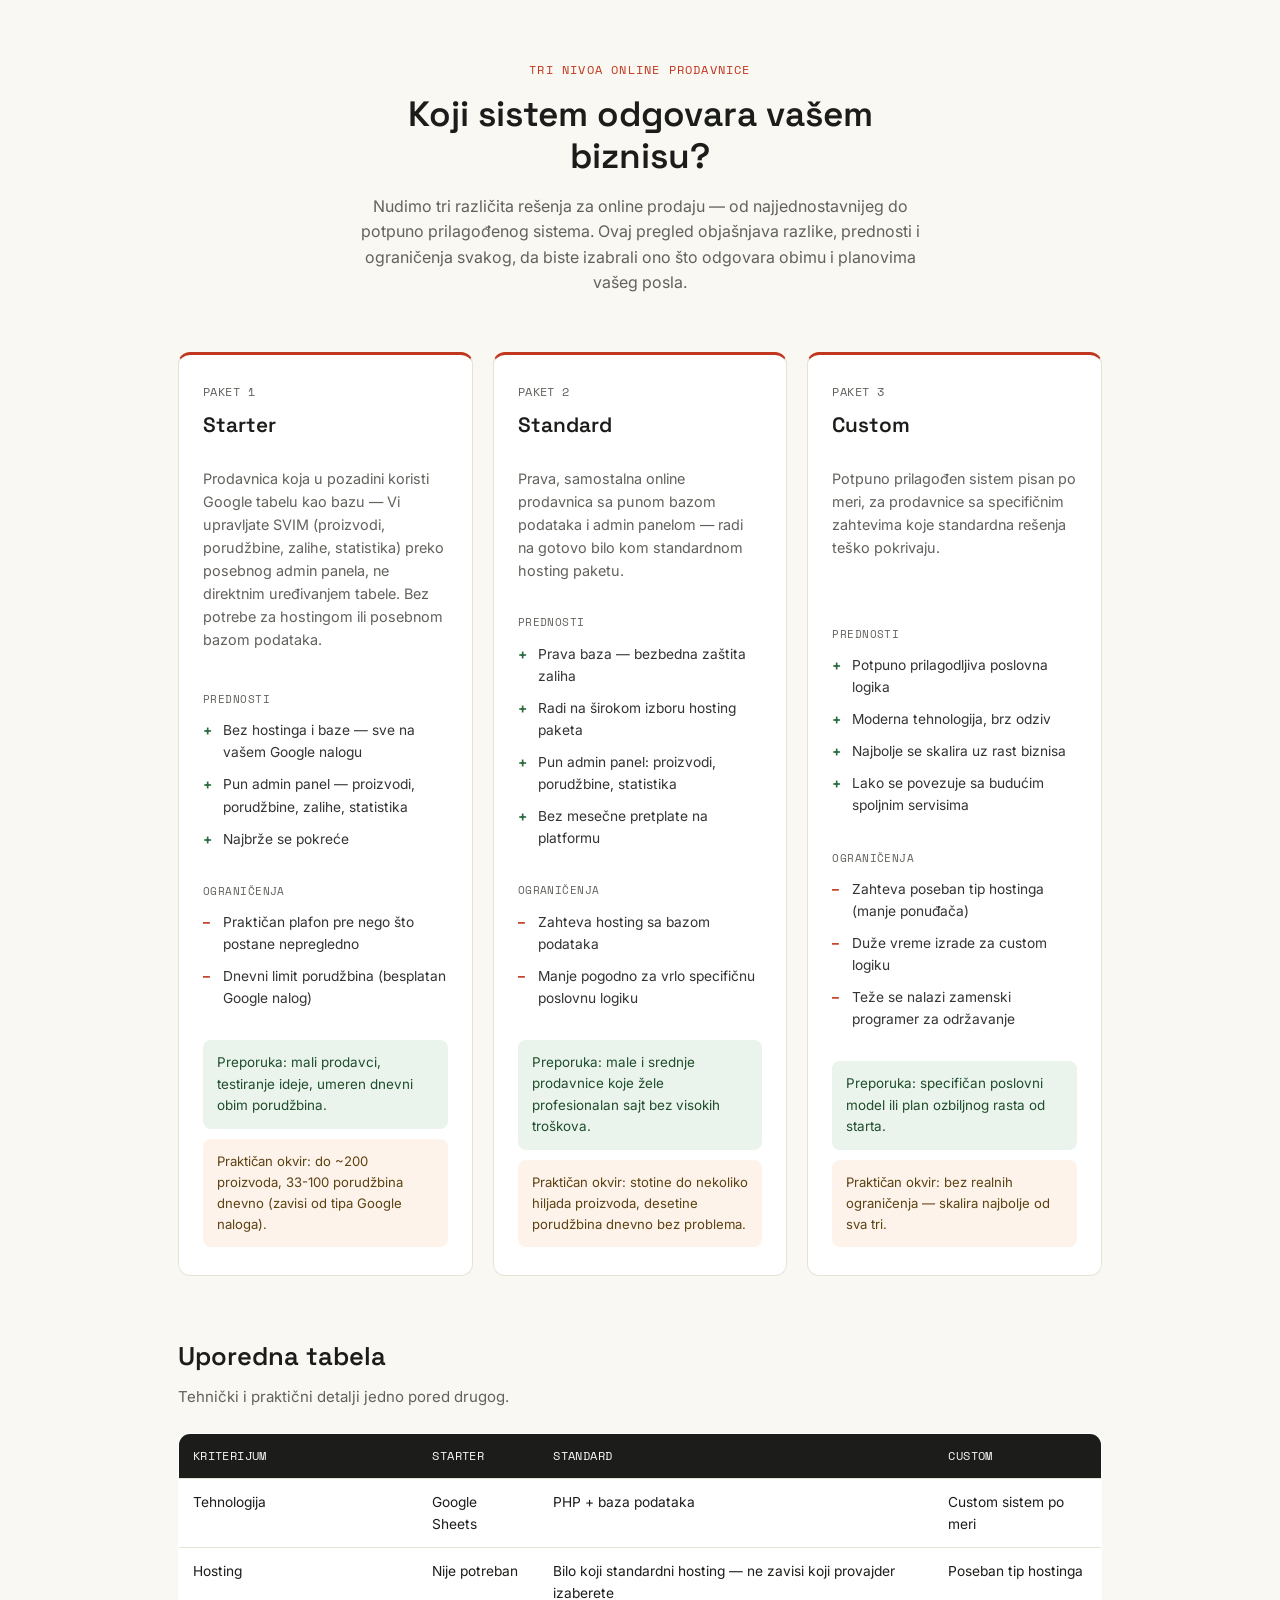
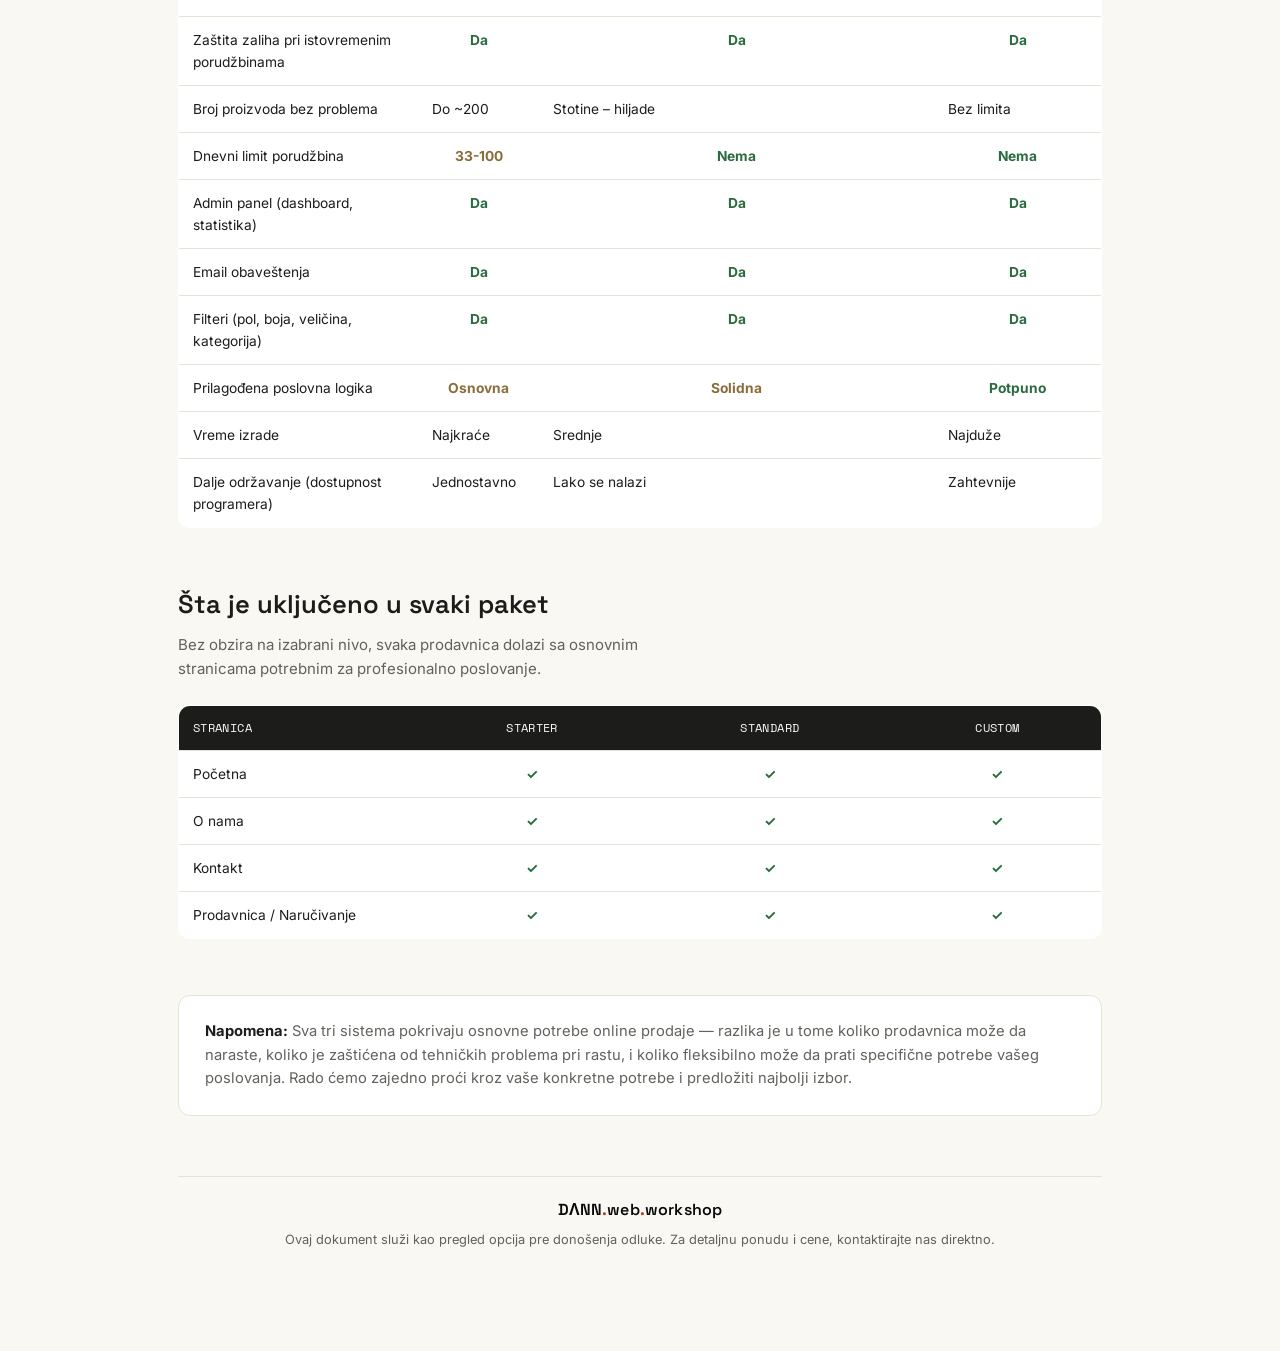
<file: koji-sistem-odgovara.html>
<!DOCTYPE html>
<html lang="sr">
<head>
<meta charset="UTF-8">
<meta name="viewport" content="width=device-width, initial-scale=1.0">
<title>Koji sistem odgovara vašem biznisu? | DANN.web.workshop</title>
<link rel="preconnect" href="https://fonts.googleapis.com">
<link rel="preconnect" href="https://fonts.gstatic.com" crossorigin>
<link href="https://fonts.googleapis.com/css2?family=Space+Grotesk:wght@500;600;700&family=Inter:wght@400;500;600&family=Space+Mono:wght@400;700&display=swap" rel="stylesheet">
<style>
  :root {
    --bg: #FAF8F3;
    --card: #FFFFFF;
    --ink: #1C1C1A;
    --ink-soft: #63615C;
    --line: #E6E2D8;
    --accent: #C1361E;
    --accent-soft: #FBEAE5;
    --ok: #2B6B3F;
    --ok-bg: #EAF3EC;
    --warn: #8A6D3B;
    --warn-bg: #FDF3EA;
  }
  * { box-sizing: border-box; }
  body { margin: 0; background: var(--bg); color: var(--ink); font-family: 'Inter', sans-serif; line-height: 1.6; }
  .page { max-width: 980px; margin: 0 auto; padding: 60px 28px 100px; }
  h1, h2, h3 { font-family: 'Space Grotesk', sans-serif; font-weight: 600; margin: 0; }

  .doc-header { text-align: center; margin-bottom: 56px; }
  .doc-kicker { font-family: 'Space Mono', monospace; font-size: 12px; letter-spacing: 0.1em; text-transform: uppercase; color: var(--accent); margin-bottom: 14px; }
  .doc-header h1 { font-size: 2.2rem; line-height: 1.2; max-width: 26ch; margin: 0 auto; }
  .doc-sub { font-size: 1rem; color: var(--ink-soft); max-width: 58ch; margin: 16px auto 0; }

  .cards { display: grid; grid-template-columns: repeat(3, 1fr); gap: 20px; margin-bottom: 60px; }
  .card {
    background: var(--card); border: 1px solid var(--line); border-radius: 12px; padding: 28px 24px;
    display: flex; flex-direction: column;
  }
  .card .tier { font-family: 'Space Mono', monospace; font-size: 11.5px; letter-spacing: .04em; text-transform: uppercase; color: var(--ink-soft); margin-bottom: 8px; }
  .card h3 { font-size: 1.3rem; margin-bottom: 10px; }
  .card .desc { font-size: 0.9rem; color: var(--ink-soft); margin-bottom: 18px; flex-grow: 1; }
  .card { border-top: 3px solid var(--accent); }

  .pm-list { margin: 0 0 14px; padding: 0; list-style: none; }
  .pm-list li { font-size: 0.86rem; padding: 5px 0 5px 20px; position: relative; color: #333; }
  .pm-list.plus li::before { content: '+'; position: absolute; left: 0; color: var(--ok); font-weight: 700; }
  .pm-list.minus li::before { content: '–'; position: absolute; left: 0; color: var(--accent); font-weight: 700; }
  .pm-label { font-family: 'Space Mono', monospace; font-size: 11px; text-transform: uppercase; letter-spacing: 0.04em; color: var(--ink-soft); margin: 14px 0 6px; }

  .recommend-box { background: var(--ok-bg); border-radius: 8px; padding: 12px 14px; font-size: 0.84rem; margin-top: 12px; color: #1F4E2C; }
  .limit-box { background: var(--warn-bg); border-radius: 8px; padding: 12px 14px; font-size: 0.82rem; margin-top: 10px; color: #5C4212; }

  section { margin-bottom: 56px; }
  .section-head { margin-bottom: 24px; }
  .section-head h2 { font-size: 1.6rem; }
  .section-head p { color: var(--ink-soft); font-size: 0.94rem; margin-top: 8px; max-width: 60ch; }

  table { width: 100%; border-collapse: collapse; background: var(--card); font-size: 0.86rem; border: 1px solid var(--line); border-radius: 12px; overflow: hidden; }
  th, td { text-align: left; padding: 12px 14px; border-bottom: 1px solid var(--line); vertical-align: top; }
  th { background: var(--ink); color: var(--bg); font-weight: 500; font-size: 0.78rem; font-family: 'Space Mono', monospace; text-transform: uppercase; letter-spacing: .03em; }
  th:first-child { width: 26%; }
  tr:last-child td { border-bottom: none; }
  td.check { color: var(--ok); font-weight: 700; text-align: center; }
  td.cross { color: var(--accent); font-weight: 700; text-align: center; }
  td.partial { color: var(--warn); font-weight: 700; text-align: center; }

  .pages-table td, .pages-table th { text-align: center; }
  .pages-table td:first-child, .pages-table th:first-child { text-align: left; }

  .final-note { background: var(--card); border: 1px solid var(--line); border-radius: 12px; padding: 24px 26px; font-size: 0.92rem; color: var(--ink-soft); }
  .final-note strong { color: var(--ink); }

  .dann-logo{font-family:'Space Grotesk',sans-serif;font-weight:600;color:#0a0a0a;font-size:16px;letter-spacing:.01em;}
  .dann-logo .dot{color:var(--accent);font-weight:800;}
  footer { margin-top: 60px; padding-top: 20px; border-top: 1px solid var(--line); font-size: 0.8rem; color: var(--ink-soft); text-align: center; }
  footer .dann-logo { display: block; margin-bottom: 8px; }

  @media (max-width: 780px) {
    .cards { grid-template-columns: 1fr; }
    table { font-size: 0.78rem; }
    th, td { padding: 9px 8px; }
  }
</style>
</head>
<body>
<div class="page">

  <div class="doc-header">
    <div class="doc-kicker">Tri nivoa online prodavnice</div>
    <h1>Koji sistem odgovara vašem biznisu?</h1>
    <p class="doc-sub">Nudimo tri različita rešenja za online prodaju — od najjednostavnijeg do potpuno prilagođenog sistema. Ovaj pregled objašnjava razlike, prednosti i ograničenja svakog, da biste izabrali ono što odgovara obimu i planovima vašeg posla.</p>
  </div>

  <div class="cards">

    <div class="card">
      <div class="tier">Paket 1</div>
      <h3>Starter</h3>
      <p class="desc">Prodavnica koja u pozadini koristi Google tabelu kao bazu — Vi upravljate SVIM (proizvodi, porudžbine, zalihe, statistika) preko posebnog admin panela, ne direktnim uređivanjem tabele. Bez potrebe za hostingom ili posebnom bazom podataka.</p>

      <div class="pm-label">Prednosti</div>
      <ul class="pm-list plus">
        <li>Bez hostinga i baze — sve na vašem Google nalogu</li>
        <li>Pun admin panel — proizvodi, porudžbine, zalihe, statistika</li>
        <li>Najbrže se pokreće</li>
      </ul>
      <div class="pm-label">Ograničenja</div>
      <ul class="pm-list minus">
        <li>Praktičan plafon pre nego što postane nepregledno</li>
        <li>Dnevni limit porudžbina (besplatan Google nalog)</li>
      </ul>
      <div class="recommend-box">Preporuka: mali prodavci, testiranje ideje, umeren dnevni obim porudžbina.</div>
      <div class="limit-box">Praktičan okvir: do ~200 proizvoda, 33-100 porudžbina dnevno (zavisi od tipa Google naloga).</div>
    </div>

    <div class="card">
      <div class="tier">Paket 2</div>
      <h3>Standard</h3>
      <p class="desc">Prava, samostalna online prodavnica sa punom bazom podataka i admin panelom — radi na gotovo bilo kom standardnom hosting paketu.</p>

      <div class="pm-label">Prednosti</div>
      <ul class="pm-list plus">
        <li>Prava baza — bezbedna zaštita zaliha</li>
        <li>Radi na širokom izboru hosting paketa</li>
        <li>Pun admin panel: proizvodi, porudžbine, statistika</li>
        <li>Bez mesečne pretplate na platformu</li>
      </ul>
      <div class="pm-label">Ograničenja</div>
      <ul class="pm-list minus">
        <li>Zahteva hosting sa bazom podataka</li>
        <li>Manje pogodno za vrlo specifičnu poslovnu logiku</li>
      </ul>
      <div class="recommend-box">Preporuka: male i srednje prodavnice koje žele profesionalan sajt bez visokih troškova.</div>
      <div class="limit-box">Praktičan okvir: stotine do nekoliko hiljada proizvoda, desetine porudžbina dnevno bez problema.</div>
    </div>

    <div class="card">
      <div class="tier">Paket 3</div>
      <h3>Custom</h3>
      <p class="desc">Potpuno prilagođen sistem pisan po meri, za prodavnice sa specifičnim zahtevima koje standardna rešenja teško pokrivaju.</p>

      <div class="pm-label">Prednosti</div>
      <ul class="pm-list plus">
        <li>Potpuno prilagodljiva poslovna logika</li>
        <li>Moderna tehnologija, brz odziv</li>
        <li>Najbolje se skalira uz rast biznisa</li>
        <li>Lako se povezuje sa budućim spoljnim servisima</li>
      </ul>
      <div class="pm-label">Ograničenja</div>
      <ul class="pm-list minus">
        <li>Zahteva poseban tip hostinga (manje ponuđača)</li>
        <li>Duže vreme izrade za custom logiku</li>
        <li>Teže se nalazi zamenski programer za održavanje</li>
      </ul>
      <div class="recommend-box">Preporuka: specifičan poslovni model ili plan ozbiljnog rasta od starta.</div>
      <div class="limit-box">Praktičan okvir: bez realnih ograničenja — skalira najbolje od sva tri.</div>
    </div>

  </div>

  <section>
    <div class="section-head">
      <h2>Uporedna tabela</h2>
      <p>Tehnički i praktični detalji jedno pored drugog.</p>
    </div>
    <table>
      <thead><tr><th>Kriterijum</th><th>Starter</th><th>Standard</th><th>Custom</th></tr></thead>
      <tbody>
        <tr><td>Tehnologija</td><td>Google Sheets</td><td>PHP + baza podataka</td><td>Custom sistem po meri</td></tr>
        <tr><td>Hosting</td><td>Nije potreban</td><td>Bilo koji standardni hosting — ne zavisi koji provajder izaberete</td><td>Poseban tip hostinga</td></tr>
        <tr><td>Zaštita zaliha pri istovremenim porudžbinama</td><td class="check">Da</td><td class="check">Da</td><td class="check">Da</td></tr>
        <tr><td>Broj proizvoda bez problema</td><td>Do ~200</td><td>Stotine – hiljade</td><td>Bez limita</td></tr>
        <tr><td>Dnevni limit porudžbina</td><td class="partial">33-100</td><td class="check">Nema</td><td class="check">Nema</td></tr>
        <tr><td>Admin panel (dashboard, statistika)</td><td class="check">Da</td><td class="check">Da</td><td class="check">Da</td></tr>
        <tr><td>Email obaveštenja</td><td class="check">Da</td><td class="check">Da</td><td class="check">Da</td></tr>
        <tr><td>Filteri (pol, boja, veličina, kategorija)</td><td class="check">Da</td><td class="check">Da</td><td class="check">Da</td></tr>
        <tr><td>Prilagođena poslovna logika</td><td class="partial">Osnovna</td><td class="partial">Solidna</td><td class="check">Potpuno</td></tr>
        <tr><td>Vreme izrade</td><td>Najkraće</td><td>Srednje</td><td>Najduže</td></tr>
        <tr><td>Dalje održavanje (dostupnost programera)</td><td>Jednostavno</td><td>Lako se nalazi</td><td>Zahtevnije</td></tr>
      </tbody>
    </table>
  </section>

  <section>
    <div class="section-head">
      <h2>Šta je uključeno u svaki paket</h2>
      <p>Bez obzira na izabrani nivo, svaka prodavnica dolazi sa osnovnim stranicama potrebnim za profesionalno poslovanje.</p>
    </div>
    <table class="pages-table">
      <thead><tr><th>Stranica</th><th>Starter</th><th>Standard</th><th>Custom</th></tr></thead>
      <tbody>
        <tr><td>Početna</td><td class="check">✓</td><td class="check">✓</td><td class="check">✓</td></tr>
        <tr><td>O nama</td><td class="check">✓</td><td class="check">✓</td><td class="check">✓</td></tr>
        <tr><td>Kontakt</td><td class="check">✓</td><td class="check">✓</td><td class="check">✓</td></tr>
        <tr><td>Prodavnica / Naručivanje</td><td class="check">✓</td><td class="check">✓</td><td class="check">✓</td></tr>
      </tbody>
    </table>
  </section>

  <div class="final-note">
    <strong>Napomena:</strong> Sva tri sistema pokrivaju osnovne potrebe online prodaje — razlika je u tome koliko prodavnica može da naraste, koliko je zaštićena od tehničkih problema pri rastu, i koliko fleksibilno može da prati specifične potrebe vašeg poslovanja. Rado ćemo zajedno proći kroz vaše konkretne potrebe i predložiti najbolji izbor.
  </div>

  <footer>
    <span class="dann-logo">DΛNN<span class="dot">.</span>web<span class="dot">.</span>workshop</span>
    Ovaj dokument služi kao pregled opcija pre donošenja odluke. Za detaljnu ponudu i cene, kontaktirajte nas direktno.
  </footer>

</div>
</body>
</html>
</file>
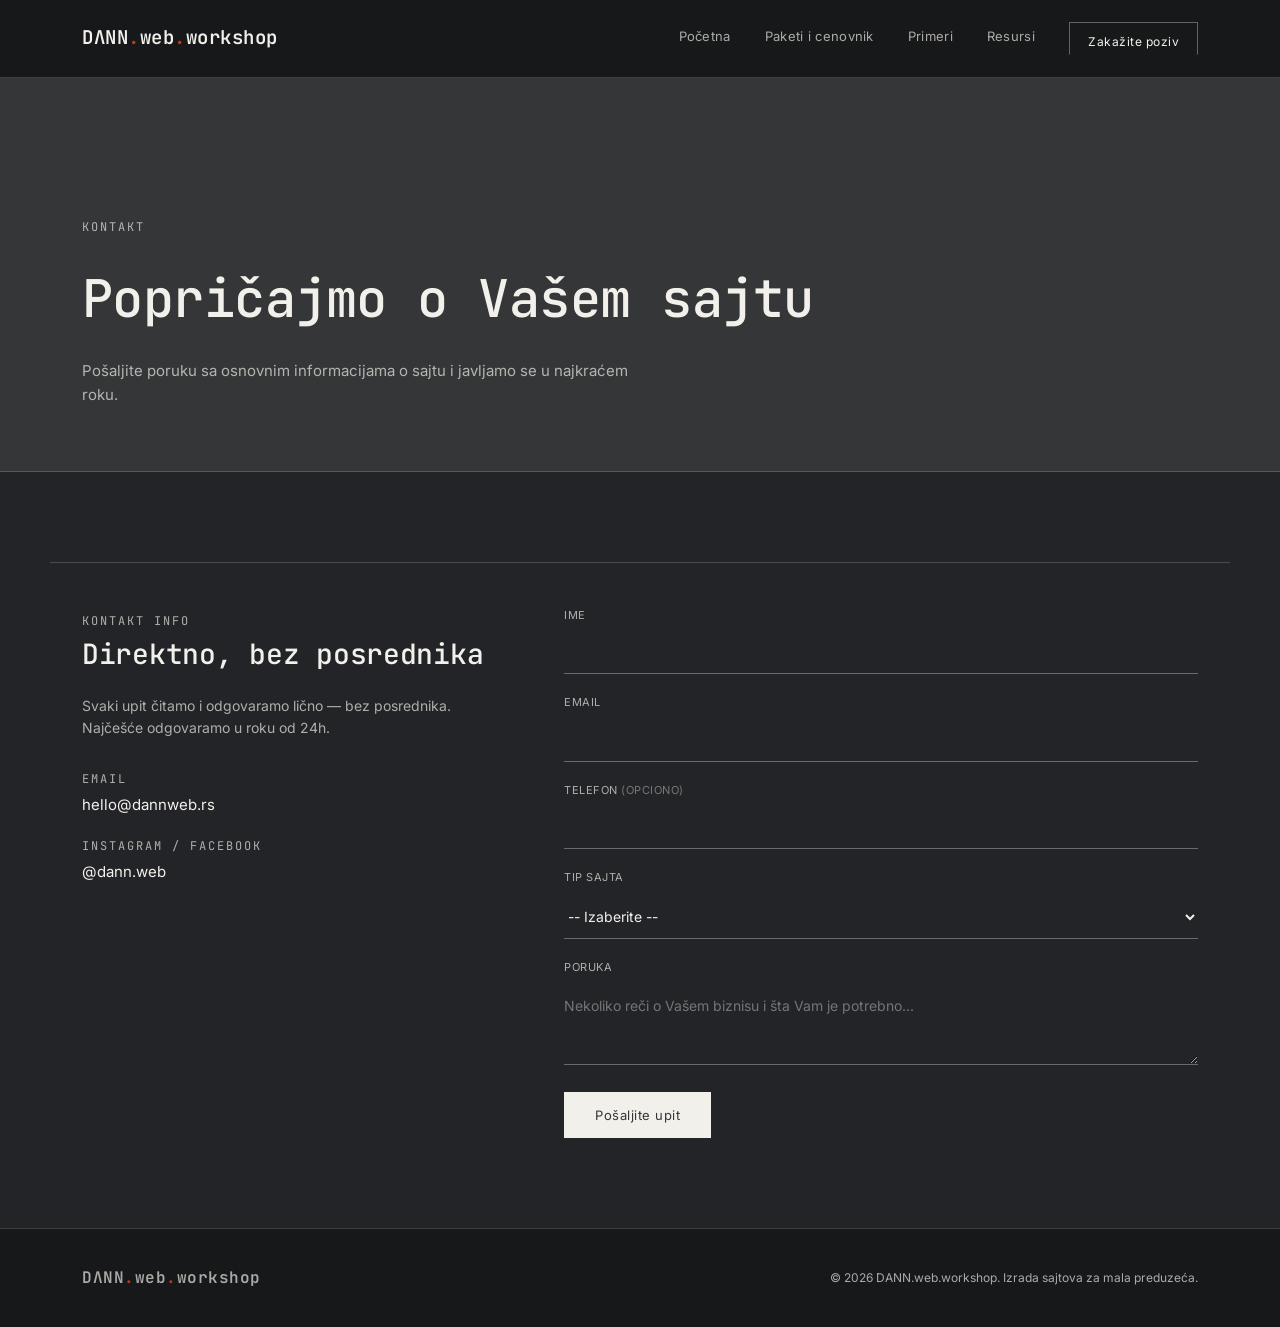
<file: kontakt.html>
<!DOCTYPE html>
<html lang="sr">
<head>
<meta charset="UTF-8">
<meta name="viewport" content="width=device-width, initial-scale=1.0">
<meta name="color-scheme" content="light only">
<meta name="robots" content="noindex, follow"> <!-- UKLONI OVU LINIJU kad postavis pravi domen -->
<meta name="description" content="Pišite nam o svom sajtu — DANN.web.workshop.">
<link rel="canonical" href="https://dann-web.dann-standard.workers.dev/kontakt.html">
<meta property="og:title" content="Zakažite izradu sajta | DANN.web.workshop">
<meta property="og:description" content="Popunite kratku formu i javljamo se lično u roku od 24h da razgovaramo o Vašem sajtu.">
<meta property="og:type" content="website">
<meta property="og:url" content="https://dann-web.dann-standard.workers.dev/kontakt.html">
<title>Zakažite izradu sajta | DANN.web.workshop</title>
<meta name="apple-mobile-web-app-title" content="DANN">
<meta name="apple-mobile-web-app-capable" content="yes">
<link rel="preconnect" href="https://fonts.googleapis.com">
<link href="https://fonts.googleapis.com/css2?family=JetBrains+Mono:wght@400;500;600;700&family=Inter:wght@300;400;500;600&display=swap" rel="stylesheet">
<link rel="icon" type="image/x-icon" href="favicon.ico">
<link rel="icon" type="image/png" sizes="16x16" href="favicon-16x16.png">
<link rel="icon" type="image/png" sizes="32x32" href="favicon-32x32.png">
<link rel="apple-touch-icon" sizes="180x180" href="apple-touch-icon.png">
<link rel="manifest" href="site.webmanifest">
<link rel="stylesheet" href="style.css">
</head>
<body>

<nav>
  <div class="container">
    <a href="index.html" class="brand" style="text-decoration:none;">DΛNN<span class="dot">.</span>web<span class="dot">.</span>workshop</a>
    <div class="nav-links">
      <a href="index.html">Početna</a>
      <a href="paketi.html">Paketi i cenovnik</a>
      <a href="primeri.html">Primeri</a>

      <a href="resursi.html">Resursi</a>
      <a href="kontakt.html" class="btn-nav">Zakažite poziv</a>
      <button class="burger" id="burgerBtn" aria-label="Otvorite meni" aria-expanded="false">
        <span></span><span></span><span></span>
      </button>
    </div>
  </div>
</nav>

<div class="mobile-menu" id="mobileMenu">
  <button class="mobile-menu__close" id="closeMenuBtn" aria-label="Zatvorite meni">ZATVORI ✕</button>
  <a href="index.html" class="mnav-link">Početna</a>
  <a href="paketi.html" class="mnav-link">Paketi i cenovnik</a>
  <a href="primeri.html" class="mnav-link">Primeri</a>
  <a href="resursi.html" class="mnav-link">Resursi</a>
  <a href="kontakt.html" class="mobile-menu__book mnav-link">Zakažite poziv</a>
</div>

<section class="page-title">
  <div class="container">
    <span class="mono">Kontakt</span>
    <h1>Popričajmo o Vašem sajtu</h1>
    <p>Pošaljite poruku sa osnovnim informacijama o sajtu i javljamo se u najkraćem roku.</p>
  </div>
</section>

<section class="contact section-surface">
  <div class="container contact-grid stagger">
    <div class="contact-info reveal">
      <span class="mono">Kontakt info</span>
      <h2>Direktno, bez posrednika</h2>
      <p>Svaki upit čitamo i odgovaramo lično — bez posrednika. Najčešće odgovaramo u roku od 24h.</p>

      <div class="contact-detail">
        <span class="mono">Email</span>
        <div>hello@dannweb.rs</div>
      </div>
      <div class="contact-detail">
        <span class="mono">Instagram / Facebook</span>
        <div>@dann.web</div>
      </div>
    </div>

    <div class="reveal">
      <form id="contactForm">
        <input type="text" name="website" id="website" style="position:absolute;left:-9999px;top:-9999px;" tabindex="-1" autocomplete="off">
        <div class="form-group">
          <label for="ime">Ime</label>
          <input type="text" id="ime" required>
        </div>
        <div class="form-group">
          <label for="email">Email</label>
          <input type="email" id="email" required>
        </div>
        <div class="form-group">
          <label for="telefon">Telefon <span style="opacity:.6;">(opciono)</span></label>
          <input type="tel" id="telefon">
        </div>
        <div class="form-group">
          <label for="tip">Tip sajta</label>
          <select id="tip" required>
            <option value="">-- Izaberite --</option>
            <option value="Start">Start</option>
            <option value="Comfort">Comfort</option>
            <option value="Premium">Premium</option>
            <option value="Exclusive">Exclusive</option>
            <option value="Mini Booking">Mini Booking</option>
            <option value="Nisam siguran/na">Nisam siguran/na</option>
          </select>
        </div>
        <div class="form-group">
          <label for="poruka">Poruka</label>
          <textarea id="poruka" placeholder="Nekoliko reči o Vašem biznisu i šta Vam je potrebno..."></textarea>
        </div>
        <button type="submit" class="btn-submit">Pošaljite upit</button>
      </form>
      <div class="confirmation" id="confirmationMsg">Hvala na poruci! Javljamo se uskoro na naveden kontakt.</div>
    </div>
  </div>
</section>

<footer>
  <div class="container" style="display:flex; justify-content:space-between; align-items:center; flex-wrap:wrap; gap:12px;">
    <div class="brand" style="font-size:16px;">DΛNN<span class="dot">.</span>web<span class="dot">.</span>workshop</div>
    <div>© 2026 DANN.web.workshop. Izrada sajtova za mala preduzeća.</div>
  </div>
</footer>

<script src="script.js"></script>
</body>
</html>
</file>
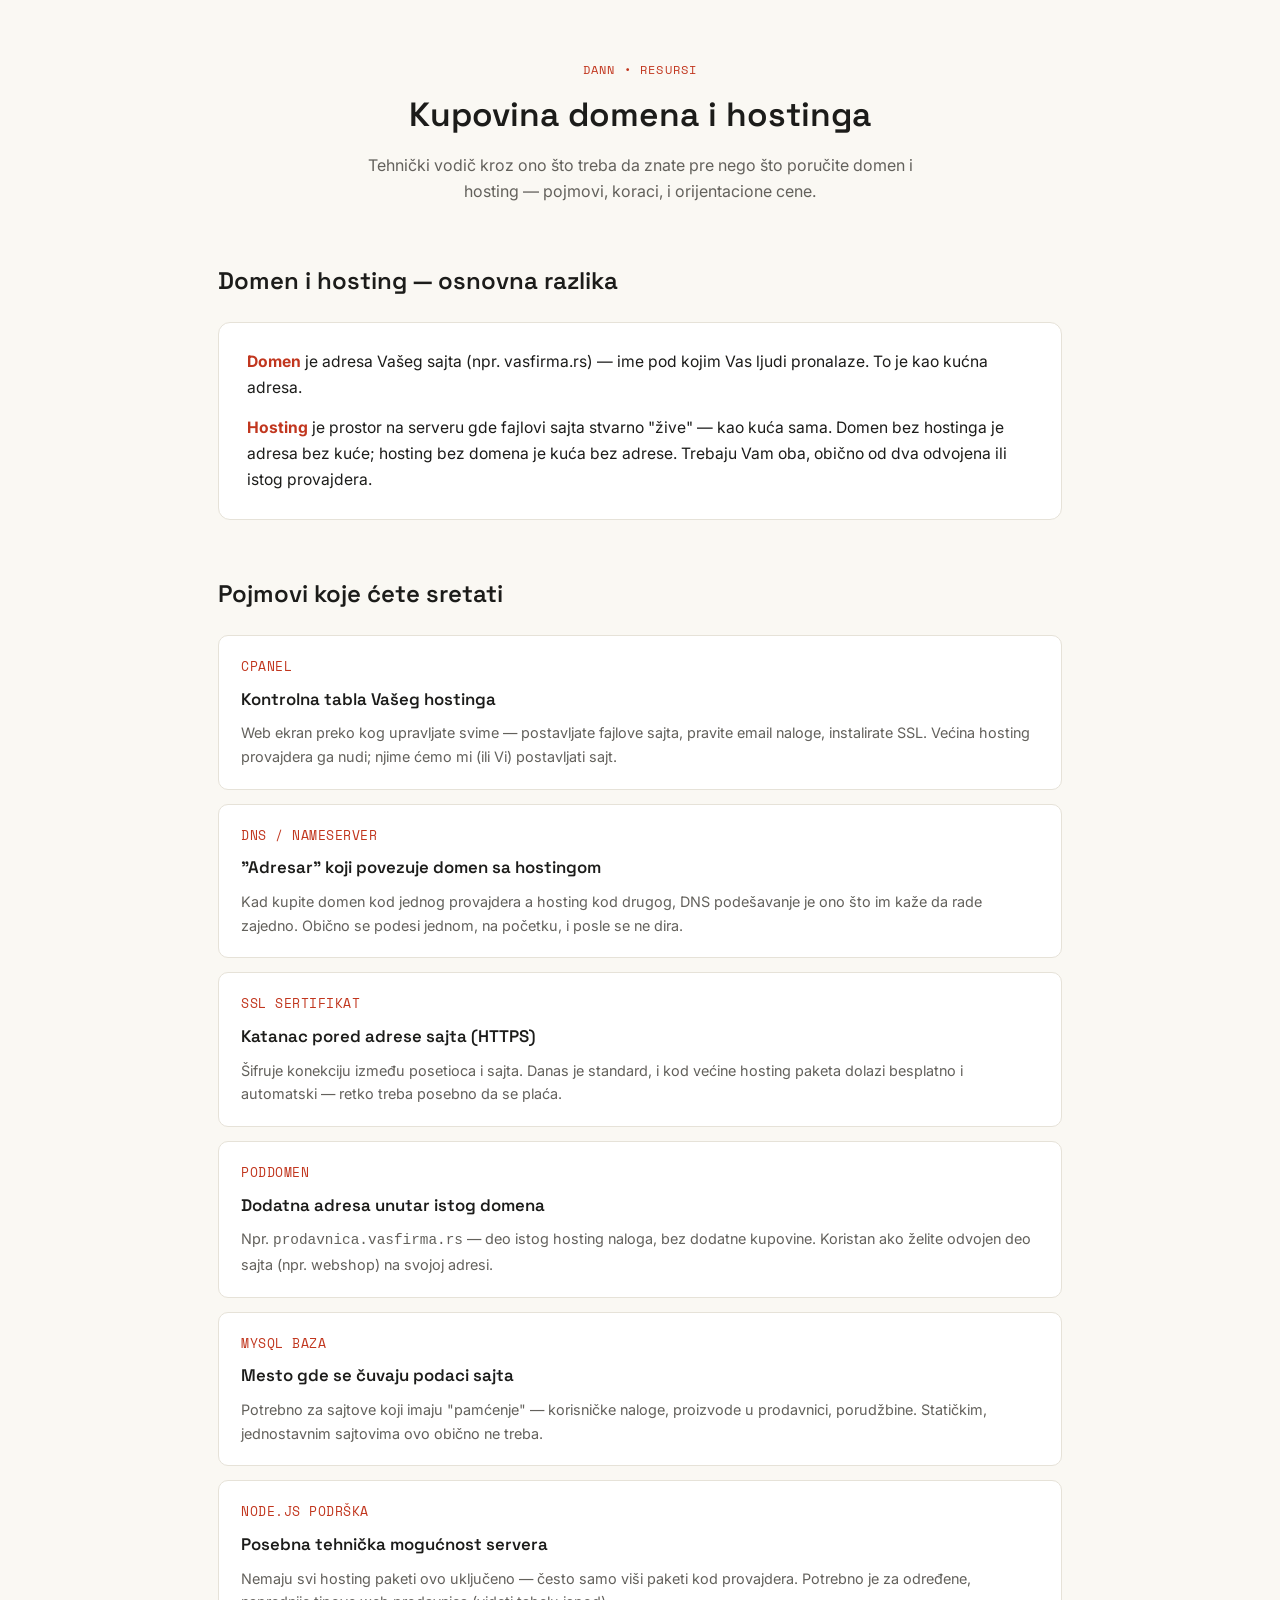
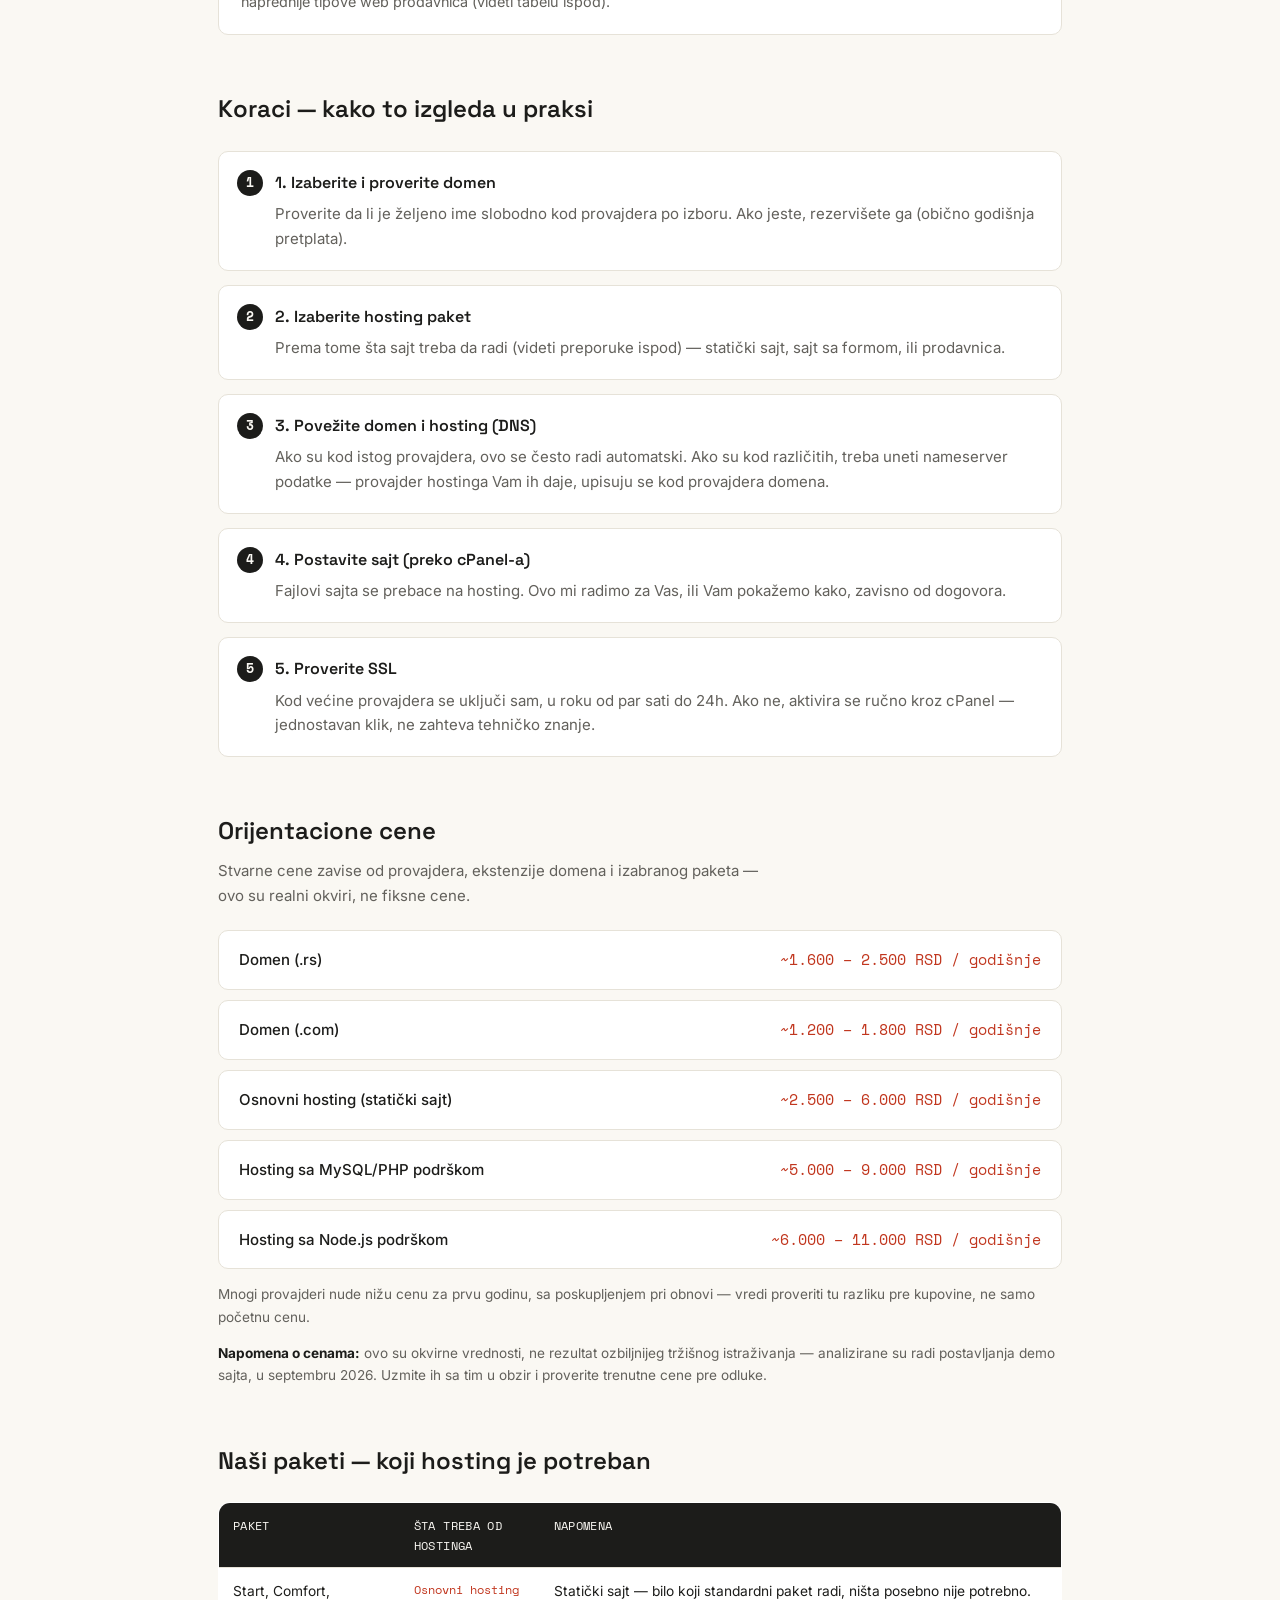
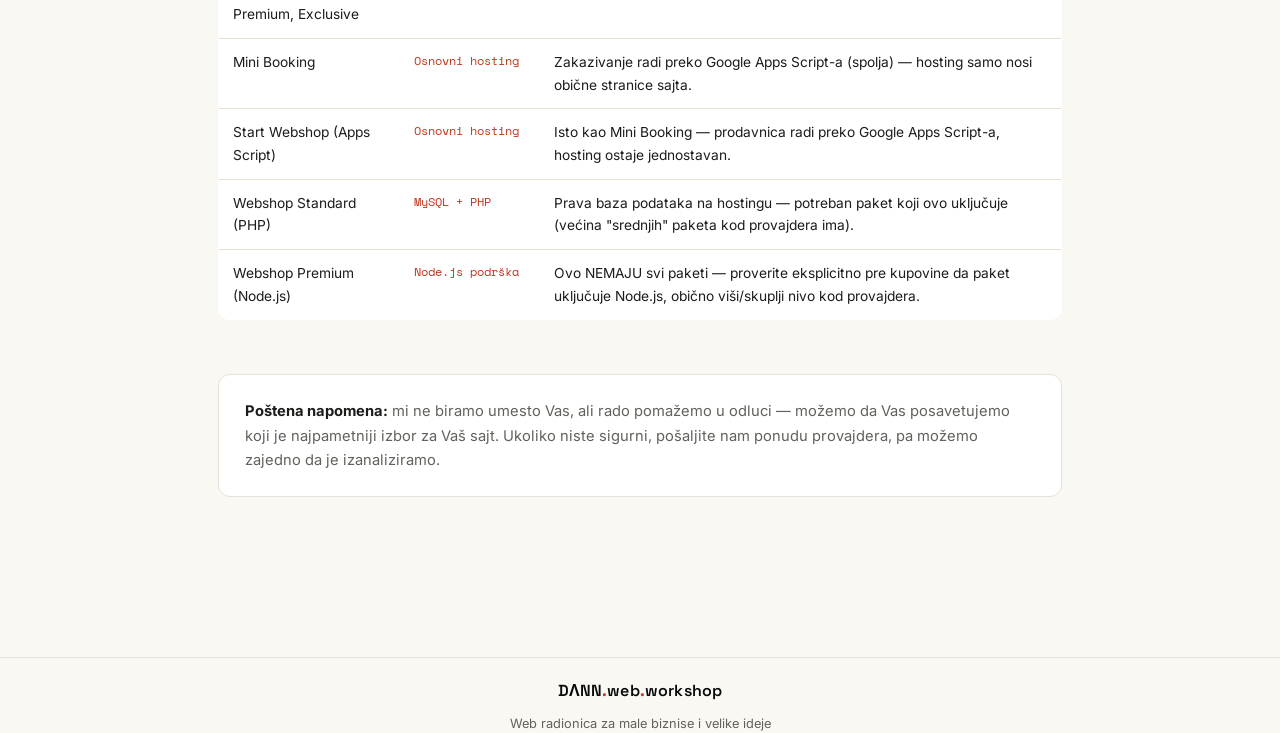
<file: kupovina-domena-hostinga.html>
<!DOCTYPE html>
<html lang="sr">
<head>
<meta charset="UTF-8">
<meta name="viewport" content="width=device-width, initial-scale=1.0">
<title>Kupovina domena i hostinga — vodič | DANN.web.workshop</title>
<link rel="icon" type="image/x-icon" href="favicon.ico">
<link rel="preconnect" href="https://fonts.googleapis.com">
<link rel="preconnect" href="https://fonts.gstatic.com" crossorigin>
<link href="https://fonts.googleapis.com/css2?family=Space+Grotesk:wght@500;600;700&family=Inter:wght@400;500;600&family=Space+Mono:wght@400;700&display=swap" rel="stylesheet">
<style>
  :root {
    --bg: #FAF8F3;
    --card: #FFFFFF;
    --ink: #1C1C1A;
    --ink-soft: #63615C;
    --line: #E6E2D8;
    --accent: #C1361E;
    --accent-soft: #FBEAE5;
    --ok: #2B6B3F;
    --ok-bg: #EAF3EC;
  }
  * { box-sizing: border-box; }
  body { margin: 0; background: var(--bg); color: var(--ink); font-family: 'Inter', sans-serif; line-height: 1.65; }
  .page { max-width: 900px; margin: 0 auto; padding: 60px 28px 100px; }
  h1, h2, h3 { font-family: 'Space Grotesk', sans-serif; font-weight: 600; margin: 0; }

  .doc-header { text-align: center; margin-bottom: 56px; }
  .doc-kicker { font-family: 'Space Mono', monospace; font-size: 12px; letter-spacing: 0.1em; text-transform: uppercase; color: var(--accent); margin-bottom: 14px; }
  .doc-header h1 { font-size: 2.1rem; line-height: 1.25; max-width: 26ch; margin: 0 auto; }
  .doc-sub { font-size: 1rem; color: var(--ink-soft); max-width: 58ch; margin: 16px auto 0; }

  section { margin-bottom: 54px; }
  .section-head { margin-bottom: 22px; }
  .section-head h2 { font-size: 1.5rem; }
  .section-head p { color: var(--ink-soft); font-size: 0.94rem; margin-top: 8px; max-width: 60ch; }

  .plain-box {
    background: var(--card); border: 1px solid var(--line); border-radius: 12px;
    padding: 26px 28px; font-size: 0.98rem;
  }
  .plain-box p { margin: 0 0 14px; }
  .plain-box p:last-child { margin-bottom: 0; }
  .plain-box strong { color: var(--accent); }

  .term-list { display: flex; flex-direction: column; gap: 14px; }
  .term-card {
    background: var(--card); border: 1px solid var(--line); border-radius: 10px;
    padding: 20px 22px;
  }
  .term-name { font-family: 'Space Mono', monospace; font-size: 13px; color: var(--accent); text-transform: uppercase; letter-spacing: 0.04em; margin-bottom: 8px; display: block; }
  .term-card h3 { font-size: 1.05rem; margin-bottom: 8px; }
  .term-card p { font-size: 0.9rem; color: var(--ink-soft); margin: 0; }

  .price-row {
    display: flex; justify-content: space-between; align-items: baseline;
    background: var(--card); border: 1px solid var(--line); border-radius: 10px;
    padding: 16px 20px; margin-bottom: 10px; font-size: 0.94rem;
  }
  .price-row .naziv { font-weight: 500; }
  .price-row .cena { font-family: 'Space Mono', monospace; color: var(--accent); white-space: nowrap; margin-left: 16px; }
  .price-note { font-size: 0.85rem; color: var(--ink-soft); margin-top: 14px; }

  table { width: 100%; border-collapse: collapse; background: var(--card); font-size: 0.86rem; border: 1px solid var(--line); border-radius: 12px; overflow: hidden; }
  th, td { text-align: left; padding: 12px 14px; border-bottom: 1px solid var(--line); vertical-align: top; }
  th { background: var(--ink); color: var(--bg); font-weight: 500; font-size: 0.76rem; font-family: 'Space Mono', monospace; text-transform: uppercase; letter-spacing: .03em; }
  tr:last-child td { border-bottom: none; }
  td.tag { font-family: 'Space Mono', monospace; font-size: 0.78rem; color: var(--accent); }

  .steps { counter-reset: step; display: flex; flex-direction: column; gap: 14px; }
  .step {
    background: var(--card); border: 1px solid var(--line); border-radius: 10px;
    padding: 18px 20px 18px 56px; position: relative; font-size: 0.94rem;
  }
  .step::before {
    counter-increment: step; content: counter(step);
    position: absolute; left: 18px; top: 18px;
    width: 26px; height: 26px; border-radius: 50%; background: var(--ink); color: var(--bg);
    display: flex; align-items: center; justify-content: center;
    font-family: 'Space Mono', monospace; font-size: 13px; font-weight: 700;
  }
  .step h3 { font-size: 1rem; margin-bottom: 6px; }
  .step p { color: var(--ink-soft); margin: 0; }

  .final-note { background: var(--card); border: 1px solid var(--line); border-radius: 12px; padding: 24px 26px; font-size: 0.92rem; color: var(--ink-soft); }
  .final-note strong { color: var(--ink); }

  .dann-logo{font-family:'Space Grotesk',sans-serif;font-weight:600;color:#0a0a0a;font-size:16px;letter-spacing:.01em;}
  .dann-logo .dot{color:var(--accent);font-weight:800;}
  footer { margin-top: 60px; padding-top: 20px; border-top: 1px solid var(--line); font-size: 0.8rem; color: var(--ink-soft); text-align: center; }
  footer .dann-logo { display: block; margin-bottom: 8px; }

  @media (max-width: 780px) {
    table { font-size: 0.78rem; }
    .price-row { flex-direction: column; align-items: flex-start; gap: 4px; }
    .price-row .cena { margin-left: 0; }
  }
</style>
</head>
<body>

<div class="page">

  <div class="doc-header">
    <div class="doc-kicker">DANN • Resursi</div>
    <h1>Kupovina domena i hostinga</h1>
    <p class="doc-sub">
      Tehnički vodič kroz ono što treba da znate pre nego što poručite domen i hosting —
      pojmovi, koraci, i orijentacione cene.
    </p>
  </div>

  <section>
    <div class="section-head">
      <h2>Domen i hosting — osnovna razlika</h2>
    </div>
    <div class="plain-box">
      <p>
        <strong>Domen</strong> je adresa Vašeg sajta (npr. vasfirma.rs) — ime pod kojim Vas ljudi pronalaze.
        To je kao kućna adresa.
      </p>
      <p>
        <strong>Hosting</strong> je prostor na serveru gde fajlovi sajta stvarno "žive" — kao kuća sama.
        Domen bez hostinga je adresa bez kuće; hosting bez domena je kuća bez adrese. Trebaju Vam oba,
        obično od dva odvojena ili istog provajdera.
      </p>
    </div>
  </section>

  <section>
    <div class="section-head">
      <h2>Pojmovi koje ćete sretati</h2>
    </div>

    <div class="term-list">

      <div class="term-card">
        <span class="term-name">cPanel</span>
        <h3>Kontrolna tabla Vašeg hostinga</h3>
        <p>Web ekran preko kog upravljate svime — postavljate fajlove sajta, pravite email naloge, instalirate SSL. Većina hosting provajdera ga nudi; njime ćemo mi (ili Vi) postavljati sajt.</p>
      </div>

      <div class="term-card">
        <span class="term-name">DNS / Nameserver</span>
        <h3>"Adresar" koji povezuje domen sa hostingom</h3>
        <p>Kad kupite domen kod jednog provajdera a hosting kod drugog, DNS podešavanje je ono što im kaže da rade zajedno. Obično se podesi jednom, na početku, i posle se ne dira.</p>
      </div>

      <div class="term-card">
        <span class="term-name">SSL sertifikat</span>
        <h3>Katanac pored adrese sajta (HTTPS)</h3>
        <p>Šifruje konekciju između posetioca i sajta. Danas je standard, i kod većine hosting paketa dolazi besplatno i automatski — retko treba posebno da se plaća.</p>
      </div>

      <div class="term-card">
        <span class="term-name">Poddomen</span>
        <h3>Dodatna adresa unutar istog domena</h3>
        <p>Npr. <code>prodavnica.vasfirma.rs</code> — deo istog hosting naloga, bez dodatne kupovine. Koristan ako želite odvojen deo sajta (npr. webshop) na svojoj adresi.</p>
      </div>

      <div class="term-card">
        <span class="term-name">MySQL baza</span>
        <h3>Mesto gde se čuvaju podaci sajta</h3>
        <p>Potrebno za sajtove koji imaju "pamćenje" — korisničke naloge, proizvode u prodavnici, porudžbine. Statičkim, jednostavnim sajtovima ovo obično ne treba.</p>
      </div>

      <div class="term-card">
        <span class="term-name">Node.js podrška</span>
        <h3>Posebna tehnička mogućnost servera</h3>
        <p>Nemaju svi hosting paketi ovo uključeno — često samo viši paketi kod provajdera. Potrebno je za određene, naprednije tipove web prodavnica (videti tabelu ispod).</p>
      </div>

    </div>
  </section>

  <section>
    <div class="section-head">
      <h2>Koraci — kako to izgleda u praksi</h2>
    </div>

    <div class="steps">
      <div class="step">
        <h3>1. Izaberite i proverite domen</h3>
        <p>Proverite da li je željeno ime slobodno kod provajdera po izboru. Ako jeste, rezervišete ga (obično godišnja pretplata).</p>
      </div>
      <div class="step">
        <h3>2. Izaberite hosting paket</h3>
        <p>Prema tome šta sajt treba da radi (videti preporuke ispod) — statički sajt, sajt sa formom, ili prodavnica.</p>
      </div>
      <div class="step">
        <h3>3. Povežite domen i hosting (DNS)</h3>
        <p>Ako su kod istog provajdera, ovo se često radi automatski. Ako su kod različitih, treba uneti nameserver podatke — provajder hostinga Vam ih daje, upisuju se kod provajdera domena.</p>
      </div>
      <div class="step">
        <h3>4. Postavite sajt (preko cPanel-a)</h3>
        <p>Fajlovi sajta se prebace na hosting. Ovo mi radimo za Vas, ili Vam pokažemo kako, zavisno od dogovora.</p>
      </div>
      <div class="step">
        <h3>5. Proverite SSL</h3>
        <p>Kod većine provajdera se uključi sam, u roku od par sati do 24h. Ako ne, aktivira se ručno kroz cPanel — jednostavan klik, ne zahteva tehničko znanje.</p>
      </div>
    </div>
  </section>

  <section>
    <div class="section-head">
      <h2>Orijentacione cene</h2>
      <p>Stvarne cene zavise od provajdera, ekstenzije domena i izabranog paketa — ovo su realni okviri, ne fiksne cene.</p>
    </div>

    <div class="price-row"><span class="naziv">Domen (.rs)</span><span class="cena">~1.600 – 2.500 RSD / godišnje</span></div>
    <div class="price-row"><span class="naziv">Domen (.com)</span><span class="cena">~1.200 – 1.800 RSD / godišnje</span></div>
    <div class="price-row"><span class="naziv">Osnovni hosting (statički sajt)</span><span class="cena">~2.500 – 6.000 RSD / godišnje</span></div>
    <div class="price-row"><span class="naziv">Hosting sa MySQL/PHP podrškom</span><span class="cena">~5.000 – 9.000 RSD / godišnje</span></div>
    <div class="price-row"><span class="naziv">Hosting sa Node.js podrškom</span><span class="cena">~6.000 – 11.000 RSD / godišnje</span></div>

    <p class="price-note">Mnogi provajderi nude nižu cenu za prvu godinu, sa poskupljenjem pri obnovi — vredi proveriti tu razliku pre kupovine, ne samo početnu cenu.</p>
    <p class="price-note" style="margin-top:8px;"><strong style="color:var(--ink);">Napomena o cenama:</strong> ovo su okvirne vrednosti, ne rezultat ozbiljnijeg tržišnog istraživanja — analizirane su radi postavljanja demo sajta, u septembru 2026. Uzmite ih sa tim u obzir i proverite trenutne cene pre odluke.</p>
  </section>

  <section>
    <div class="section-head">
      <h2>Naši paketi — koji hosting je potreban</h2>
    </div>

    <table>
      <tr>
        <th>Paket</th>
        <th>Šta treba od hostinga</th>
        <th>Napomena</th>
      </tr>
      <tr>
        <td>Start, Comfort, Premium, Exclusive</td>
        <td class="tag">Osnovni hosting</td>
        <td>Statički sajt — bilo koji standardni paket radi, ništa posebno nije potrebno.</td>
      </tr>
      <tr>
        <td>Mini Booking</td>
        <td class="tag">Osnovni hosting</td>
        <td>Zakazivanje radi preko Google Apps Script-a (spolja) — hosting samo nosi obične stranice sajta.</td>
      </tr>
      <tr>
        <td>Start Webshop (Apps Script)</td>
        <td class="tag">Osnovni hosting</td>
        <td>Isto kao Mini Booking — prodavnica radi preko Google Apps Script-a, hosting ostaje jednostavan.</td>
      </tr>
      <tr>
        <td>Webshop Standard (PHP)</td>
        <td class="tag">MySQL + PHP</td>
        <td>Prava baza podataka na hostingu — potreban paket koji ovo uključuje (većina "srednjih" paketa kod provajdera ima).</td>
      </tr>
      <tr>
        <td>Webshop Premium (Node.js)</td>
        <td class="tag">Node.js podrška</td>
        <td>Ovo NEMAJU svi paketi — proverite eksplicitno pre kupovine da paket uključuje Node.js, obično viši/skuplji nivo kod provajdera.</td>
      </tr>
    </table>
  </section>

  <div class="final-note">
    <strong>Poštena napomena:</strong> mi ne biramo umesto Vas, ali rado pomažemo u odluci — možemo da
    Vas posavetujemo koji je najpametniji izbor za Vaš sajt. Ukoliko niste sigurni, pošaljite nam ponudu
    provajdera, pa možemo zajedno da je izanaliziramo.
  </div>

</div>

<footer>
  <span class="dann-logo">DΛNN<span class="dot">.</span>web<span class="dot">.</span>workshop</span>
  Web radionica za male biznise i velike ideje
</footer>

</body>
</html>
</file>
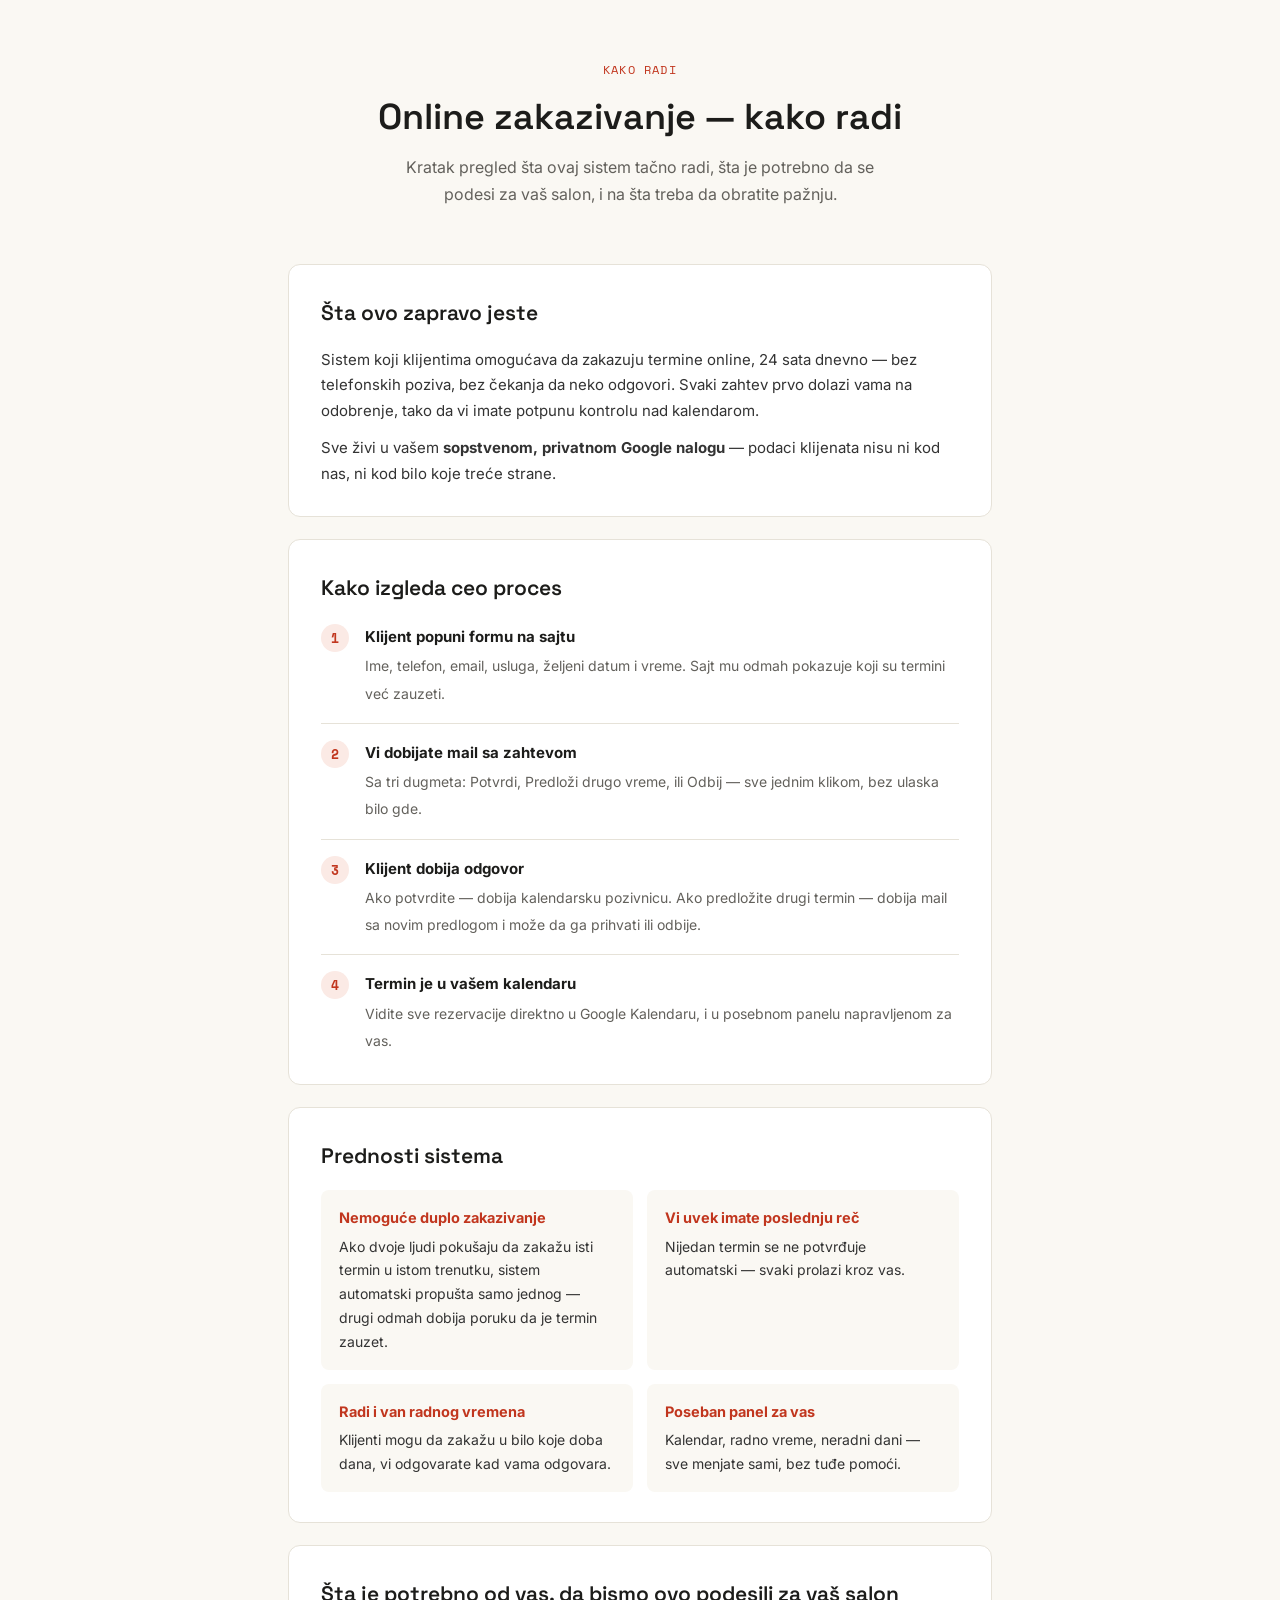
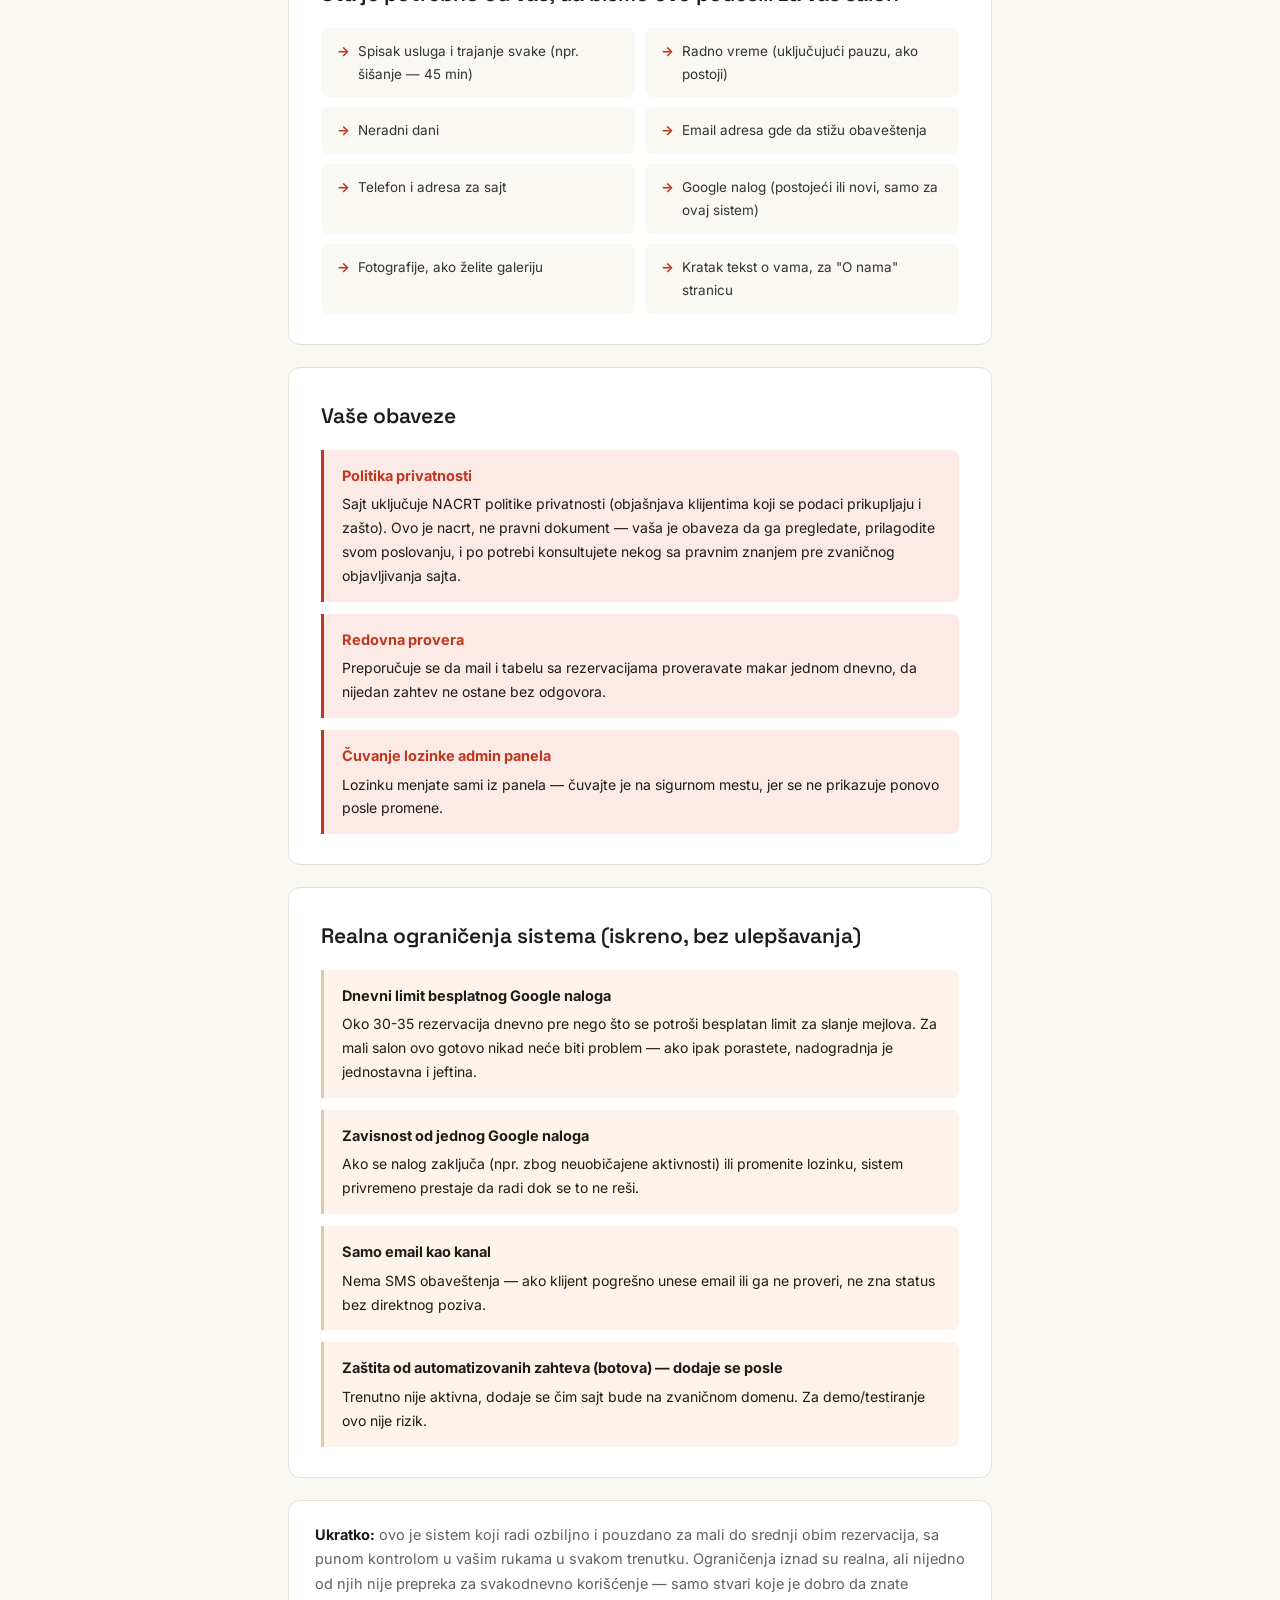
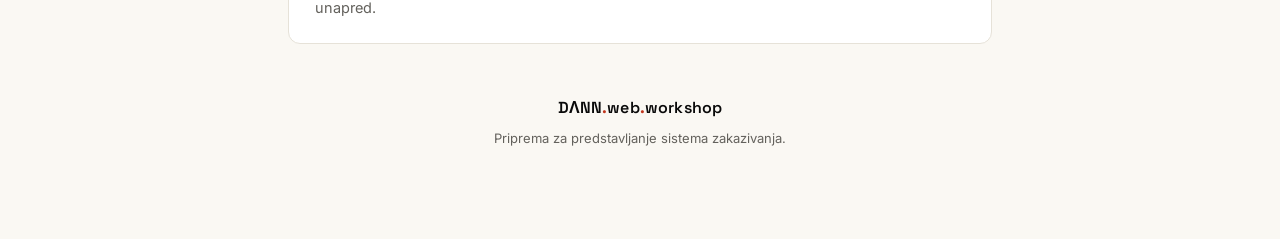
<file: online-zakazivanje-kako-radi.html>
<!DOCTYPE html>
<html lang="sr">
<head>
<meta charset="UTF-8">
<meta name="viewport" content="width=device-width, initial-scale=1.0">
<title>Online zakazivanje — kako radi | DANN.web.workshop</title>
<link rel="preconnect" href="https://fonts.googleapis.com">
<link rel="preconnect" href="https://fonts.gstatic.com" crossorigin>
<link href="https://fonts.googleapis.com/css2?family=Space+Grotesk:wght@500;600;700&family=Inter:wght@400;500;600&family=Space+Mono:wght@400;700&display=swap" rel="stylesheet">
<style>
  :root {
    --bg: #FAF8F3;
    --card: #FFFFFF;
    --ink: #1C1C1A;
    --ink-soft: #63615C;
    --line: #E6E2D8;
    --accent: #C1361E;
    --accent-soft: #FBEAE5;
    --warn-bg: #FDF3EA;
    --warn-line: #E0C9A6;
  }
  * { margin: 0; padding: 0; box-sizing: border-box; }
  body {
    font-family: 'Inter', sans-serif;
    background: var(--bg);
    color: var(--ink);
    line-height: 1.7;
  }
  h1, h2, h3 { font-family: 'Space Grotesk', sans-serif; font-weight: 600; }
  .wrap { max-width: 760px; margin: 0 auto; padding: 60px 28px 90px; }

  .hero { text-align: center; margin-bottom: 56px; }
  .hero .eyebrow {
    font-family: 'Space Mono', monospace;
    font-size: 12px; letter-spacing: 0.1em; text-transform: uppercase;
    color: var(--accent); display: block; margin-bottom: 16px;
  }
  .hero h1 { font-size: 36px; margin-bottom: 14px; line-height: 1.2; }
  .hero p { color: var(--ink-soft); font-size: 16px; max-width: 520px; margin: 0 auto; }

  .card {
    background: var(--card);
    border: 1px solid var(--line);
    border-radius: 12px;
    padding: 30px 32px;
    margin-bottom: 22px;
  }
  .card h2 { font-size: 21px; margin-bottom: 16px; }
  .card p { margin-bottom: 12px; font-size: 15px; color: #333; }
  .card p:last-child { margin-bottom: 0; }

  .step-flow { display: flex; flex-direction: column; gap: 0; margin: 18px 0 0; }
  .step {
    display: flex; gap: 16px; align-items: flex-start;
    padding: 16px 0; border-bottom: 1px solid var(--line);
  }
  .step:last-child { border-bottom: none; padding-bottom: 0; }
  .step:first-child { padding-top: 0; }
  .step-num {
    flex-shrink: 0; width: 28px; height: 28px; border-radius: 50%;
    background: var(--accent-soft); color: var(--accent);
    display: flex; align-items: center; justify-content: center;
    font-family: 'Space Mono', monospace; font-weight: 700; font-size: 13px;
  }
  .step-text strong { display: block; margin-bottom: 3px; font-size: 15px; }
  .step-text span { font-size: 14px; color: var(--ink-soft); }

  .benefit-grid { display: grid; grid-template-columns: 1fr 1fr; gap: 14px; margin-top: 16px; }
  .benefit {
    background: var(--bg);
    border-radius: 8px;
    padding: 16px 18px;
    font-size: 14px;
    color: #333;
  }
  .benefit strong { display: block; margin-bottom: 4px; color: var(--accent); font-size: 14.5px; }

  .needed-list {
    display: grid;
    grid-template-columns: 1fr 1fr;
    gap: 10px;
    margin-top: 16px;
  }
  .needed-item {
    background: var(--bg);
    border-radius: 8px;
    padding: 12px 16px;
    font-size: 13.5px;
    display: flex;
    align-items: flex-start;
    gap: 8px;
    color: #333;
  }
  .needed-item::before { content: "→"; color: var(--accent); font-weight: 700; flex-shrink: 0; }

  .risk-item {
    border-left: 3px solid var(--warn-line);
    background: var(--warn-bg);
    border-radius: 0 8px 8px 0;
    padding: 14px 18px;
    margin-bottom: 12px;
    font-size: 14px;
  }
  .risk-item:last-child { margin-bottom: 0; }
  .risk-item strong { display: block; margin-bottom: 4px; color: var(--ink); font-size: 14.5px; }

  .obligation-item {
    border-left: 3px solid var(--accent);
    background: var(--accent-soft);
    border-radius: 0 8px 8px 0;
    padding: 14px 18px;
    margin-bottom: 12px;
    font-size: 14px;
  }
  .obligation-item:last-child { margin-bottom: 0; }
  .obligation-item strong { display: block; margin-bottom: 4px; color: var(--accent); font-size: 14.5px; }

  .highlight-box {
    background: var(--card);
    border: 1px solid var(--line);
    border-radius: 12px;
    padding: 22px 26px;
    font-size: 14.5px;
    color: var(--ink-soft);
  }
  .highlight-box strong { color: var(--ink); }

  .dann-logo{font-family:'Space Grotesk',sans-serif;font-weight:600;color:#0a0a0a;font-size:16px;letter-spacing:.01em;}
  .dann-logo .dot{color:var(--accent);font-weight:800;}
  footer { text-align: center; color: var(--ink-soft); font-size: 13px; margin-top: 50px; }
  footer .dann-logo { display: block; margin-bottom: 6px; }
</style>
</head>
<body>
<div class="wrap">

  <div class="hero">
    <span class="eyebrow">Kako radi</span>
    <h1>Online zakazivanje — kako radi</h1>
    <p>Kratak pregled šta ovaj sistem tačno radi, šta je potrebno da se podesi za vaš salon, i na šta treba da obratite pažnju.</p>
  </div>

  <div class="card">
    <h2>Šta ovo zapravo jeste</h2>
    <p>Sistem koji klijentima omogućava da zakazuju termine online, 24 sata dnevno — bez telefonskih poziva, bez čekanja da neko odgovori. Svaki zahtev prvo dolazi vama na odobrenje, tako da vi imate potpunu kontrolu nad kalendarom.</p>
    <p>Sve živi u vašem <strong>sopstvenom, privatnom Google nalogu</strong> — podaci klijenata nisu ni kod nas, ni kod bilo koje treće strane.</p>
  </div>

  <div class="card">
    <h2>Kako izgleda ceo proces</h2>
    <div class="step-flow">
      <div class="step">
        <div class="step-num">1</div>
        <div class="step-text">
          <strong>Klijent popuni formu na sajtu</strong>
          <span>Ime, telefon, email, usluga, željeni datum i vreme. Sajt mu odmah pokazuje koji su termini već zauzeti.</span>
        </div>
      </div>
      <div class="step">
        <div class="step-num">2</div>
        <div class="step-text">
          <strong>Vi dobijate mail sa zahtevom</strong>
          <span>Sa tri dugmeta: Potvrdi, Predloži drugo vreme, ili Odbij — sve jednim klikom, bez ulaska bilo gde.</span>
        </div>
      </div>
      <div class="step">
        <div class="step-num">3</div>
        <div class="step-text">
          <strong>Klijent dobija odgovor</strong>
          <span>Ako potvrdite — dobija kalendarsku pozivnicu. Ako predložite drugi termin — dobija mail sa novim predlogom i može da ga prihvati ili odbije.</span>
        </div>
      </div>
      <div class="step">
        <div class="step-num">4</div>
        <div class="step-text">
          <strong>Termin je u vašem kalendaru</strong>
          <span>Vidite sve rezervacije direktno u Google Kalendaru, i u posebnom panelu napravljenom za vas.</span>
        </div>
      </div>
    </div>
  </div>

  <div class="card">
    <h2>Prednosti sistema</h2>
    <div class="benefit-grid">
      <div class="benefit">
        <strong>Nemoguće duplo zakazivanje</strong>
        Ako dvoje ljudi pokušaju da zakažu isti termin u istom trenutku, sistem automatski propušta samo jednog — drugi odmah dobija poruku da je termin zauzet.
      </div>
      <div class="benefit">
        <strong>Vi uvek imate poslednju reč</strong>
        Nijedan termin se ne potvrđuje automatski — svaki prolazi kroz vas.
      </div>
      <div class="benefit">
        <strong>Radi i van radnog vremena</strong>
        Klijenti mogu da zakažu u bilo koje doba dana, vi odgovarate kad vama odgovara.
      </div>
      <div class="benefit">
        <strong>Poseban panel za vas</strong>
        Kalendar, radno vreme, neradni dani — sve menjate sami, bez tuđe pomoći.
      </div>
    </div>
  </div>

  <div class="card">
    <h2>Šta je potrebno od vas, da bismo ovo podesili za vaš salon</h2>
    <div class="needed-list">
      <div class="needed-item">Spisak usluga i trajanje svake (npr. šišanje — 45 min)</div>
      <div class="needed-item">Radno vreme (uključujući pauzu, ako postoji)</div>
      <div class="needed-item">Neradni dani</div>
      <div class="needed-item">Email adresa gde da stižu obaveštenja</div>
      <div class="needed-item">Telefon i adresa za sajt</div>
      <div class="needed-item">Google nalog (postojeći ili novi, samo za ovaj sistem)</div>
      <div class="needed-item">Fotografije, ako želite galeriju</div>
      <div class="needed-item">Kratak tekst o vama, za "O nama" stranicu</div>
    </div>
  </div>

  <div class="card">
    <h2>Vaše obaveze</h2>
    <div class="obligation-item">
      <strong>Politika privatnosti</strong>
      Sajt uključuje NACRT politike privatnosti (objašnjava klijentima koji se podaci prikupljaju i zašto). Ovo je nacrt, ne pravni dokument — vaša je obaveza da ga pregledate, prilagodite svom poslovanju, i po potrebi konsultujete nekog sa pravnim znanjem pre zvaničnog objavljivanja sajta.
    </div>
    <div class="obligation-item">
      <strong>Redovna provera</strong>
      Preporučuje se da mail i tabelu sa rezervacijama proveravate makar jednom dnevno, da nijedan zahtev ne ostane bez odgovora.
    </div>
    <div class="obligation-item">
      <strong>Čuvanje lozinke admin panela</strong>
      Lozinku menjate sami iz panela — čuvajte je na sigurnom mestu, jer se ne prikazuje ponovo posle promene.
    </div>
  </div>

  <div class="card">
    <h2>Realna ograničenja sistema (iskreno, bez ulepšavanja)</h2>
    <div class="risk-item">
      <strong>Dnevni limit besplatnog Google naloga</strong>
      Oko 30-35 rezervacija dnevno pre nego što se potroši besplatan limit za slanje mejlova. Za mali salon ovo gotovo nikad neće biti problem — ako ipak porastete, nadogradnja je jednostavna i jeftina.
    </div>
    <div class="risk-item">
      <strong>Zavisnost od jednog Google naloga</strong>
      Ako se nalog zaključa (npr. zbog neuobičajene aktivnosti) ili promenite lozinku, sistem privremeno prestaje da radi dok se to ne reši.
    </div>
    <div class="risk-item">
      <strong>Samo email kao kanal</strong>
      Nema SMS obaveštenja — ako klijent pogrešno unese email ili ga ne proveri, ne zna status bez direktnog poziva.
    </div>
    <div class="risk-item">
      <strong>Zaštita od automatizovanih zahteva (botova) — dodaje se posle</strong>
      Trenutno nije aktivna, dodaje se čim sajt bude na zvaničnom domenu. Za demo/testiranje ovo nije rizik.
    </div>
  </div>

  <div class="highlight-box">
    <strong>Ukratko:</strong> ovo je sistem koji radi ozbiljno i pouzdano za mali do srednji obim rezervacija, sa punom kontrolom u vašim rukama u svakom trenutku. Ograničenja iznad su realna, ali nijedno od njih nije prepreka za svakodnevno korišćenje — samo stvari koje je dobro da znate unapred.
  </div>

  <footer>
    <span class="dann-logo">DΛNN<span class="dot">.</span>web<span class="dot">.</span>workshop</span>
    Priprema za predstavljanje sistema zakazivanja.
  </footer>

</div>
</body>
</html>
</file>
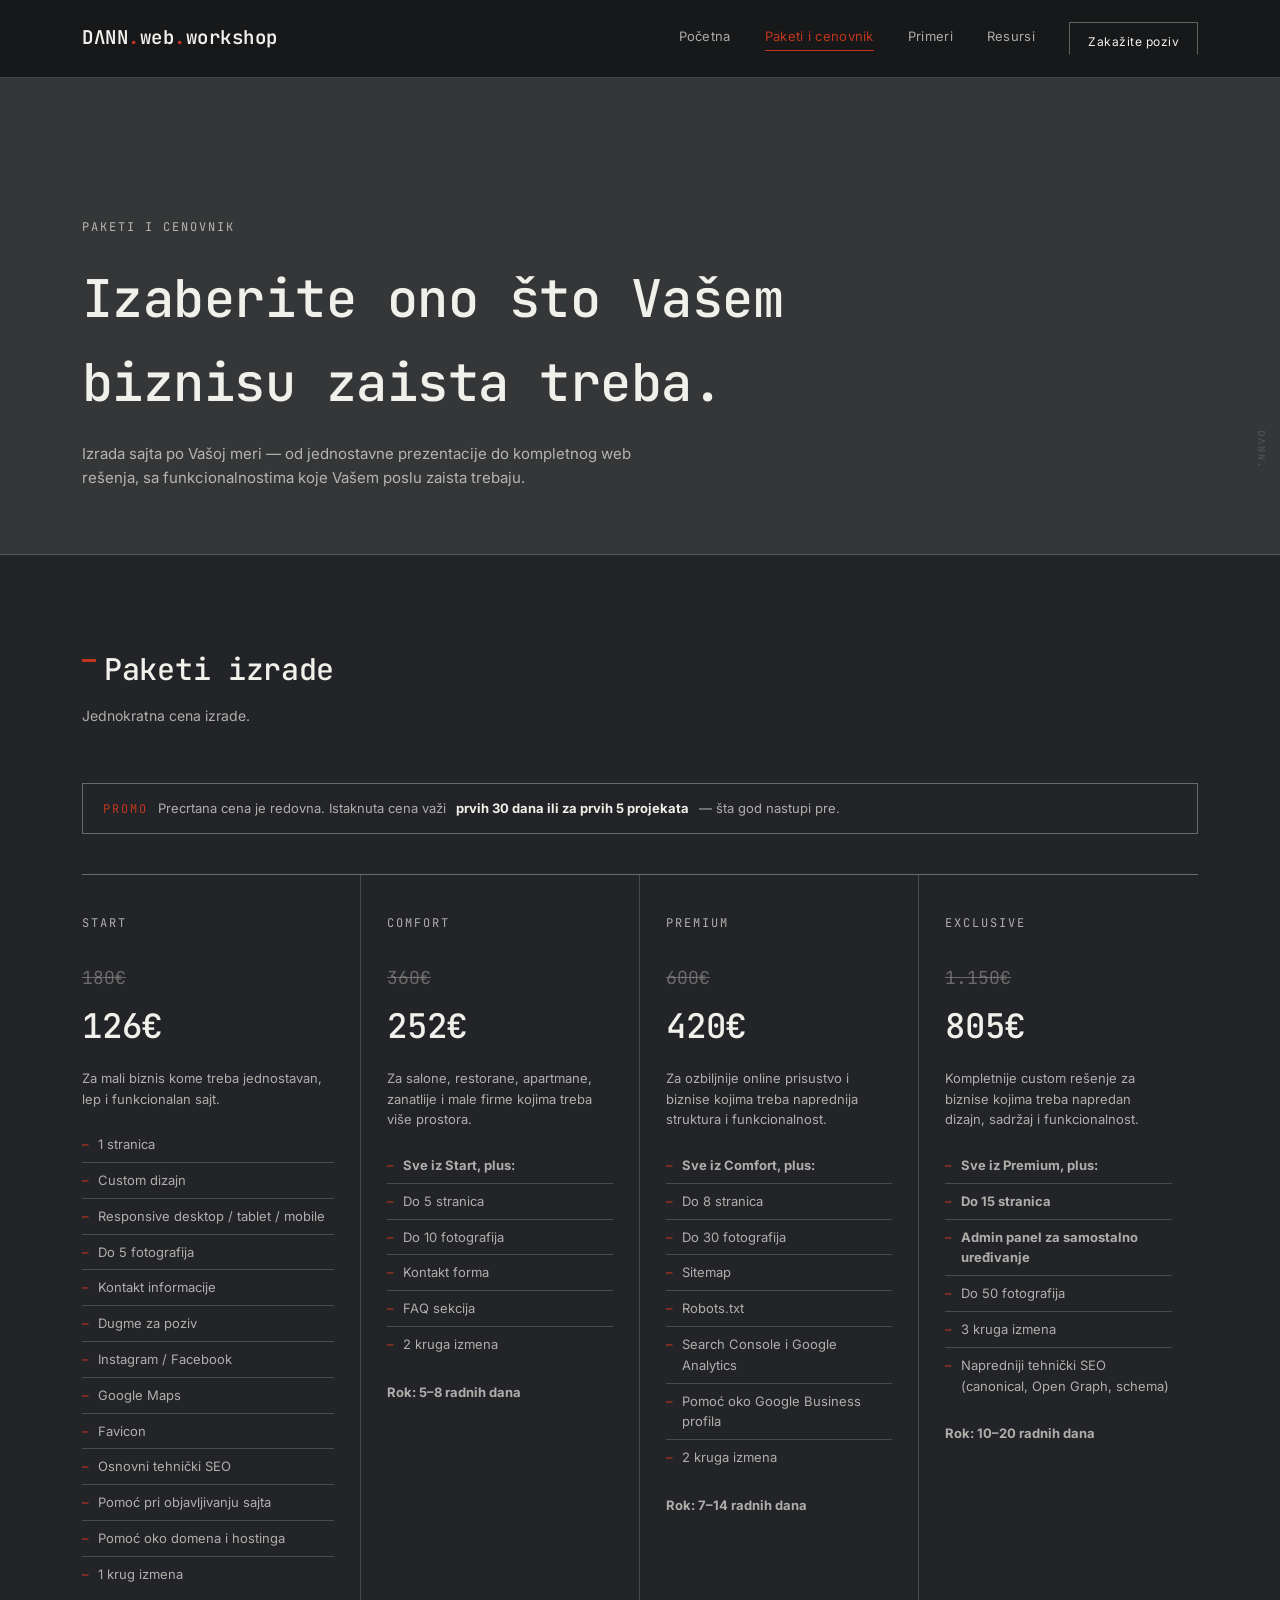
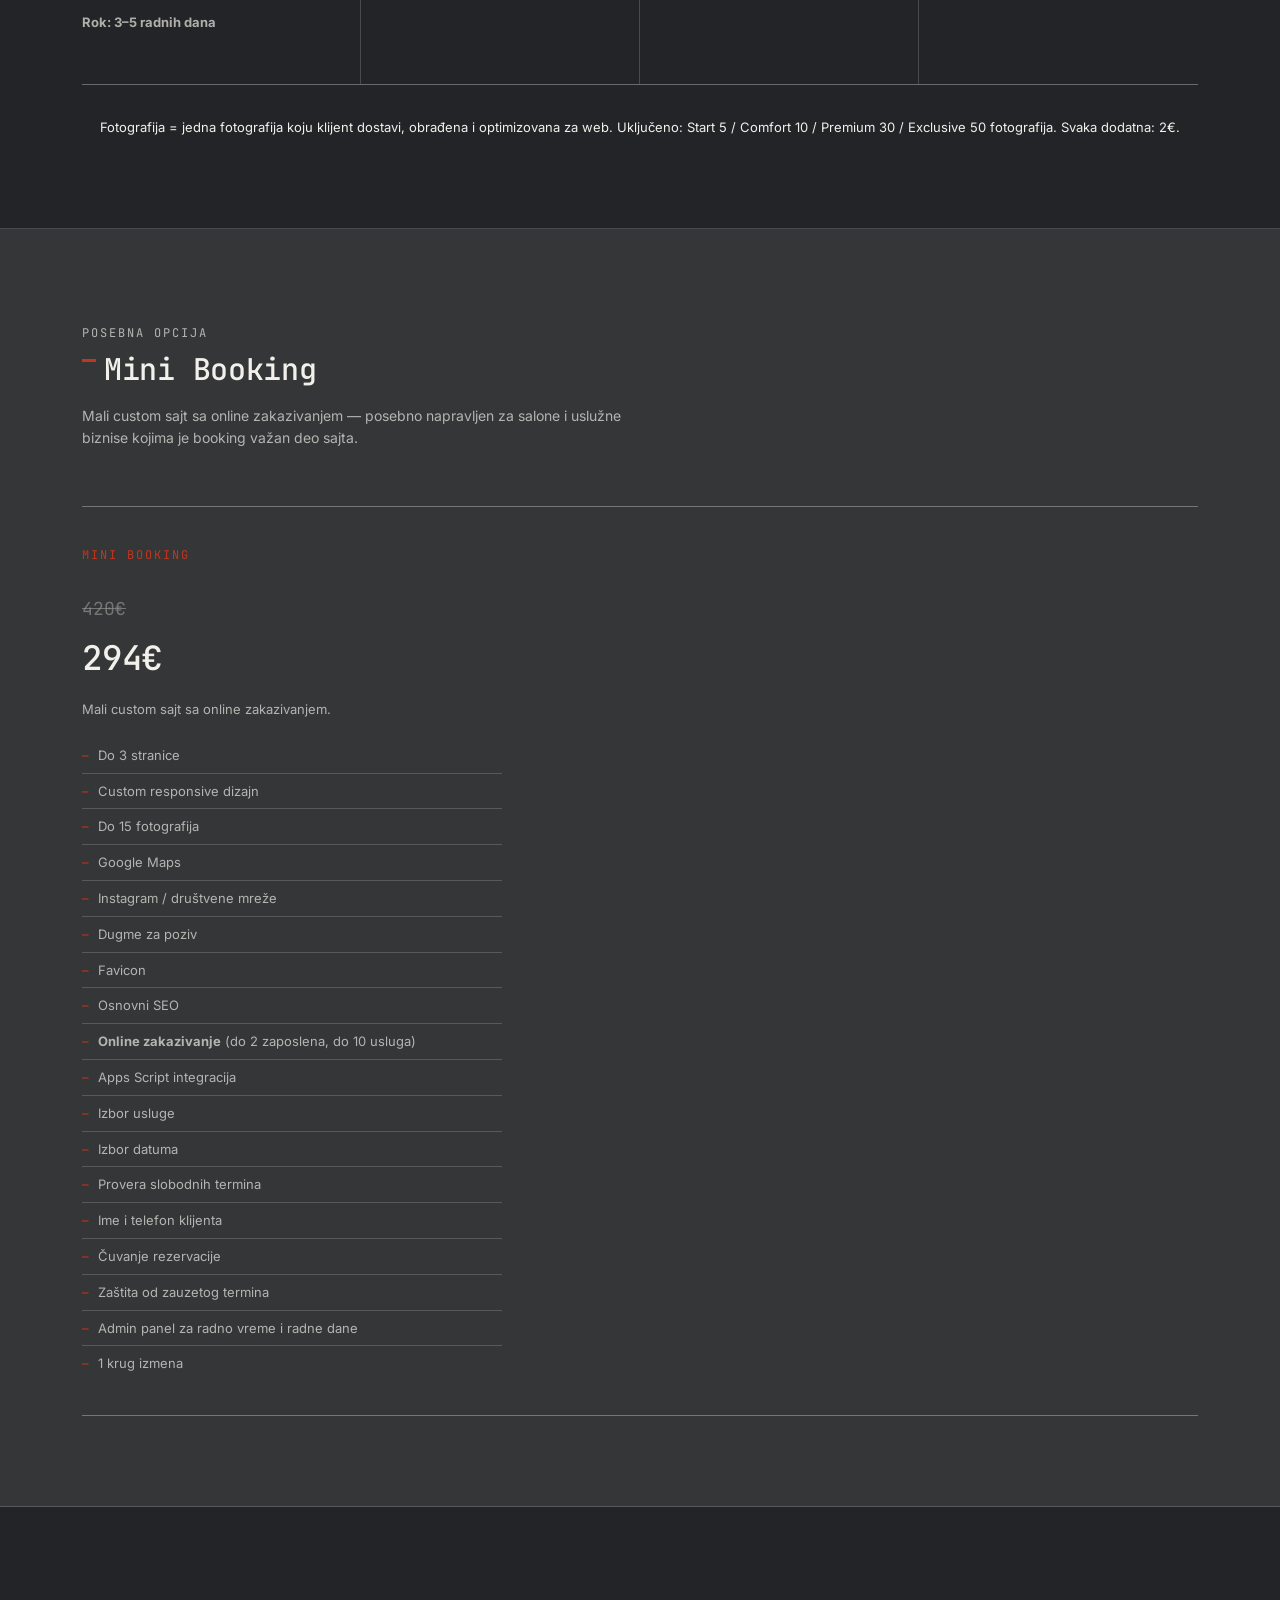
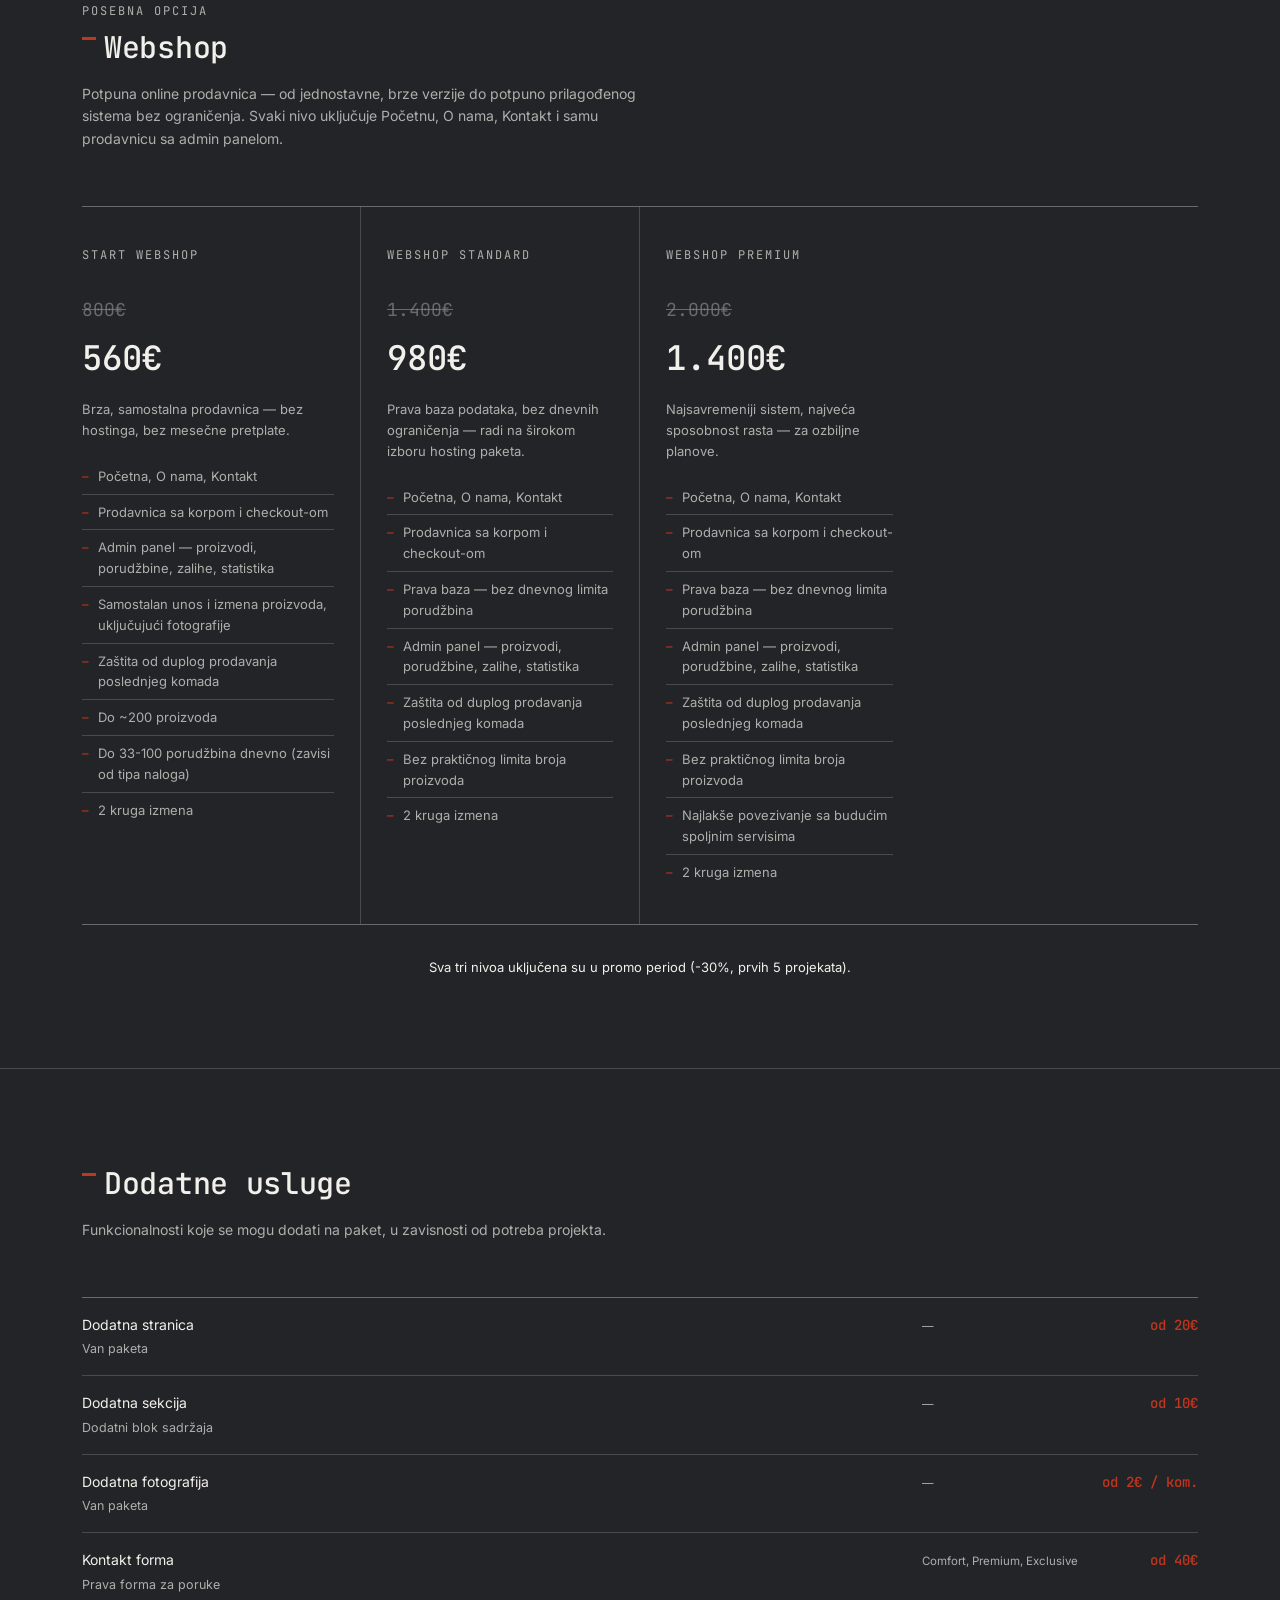
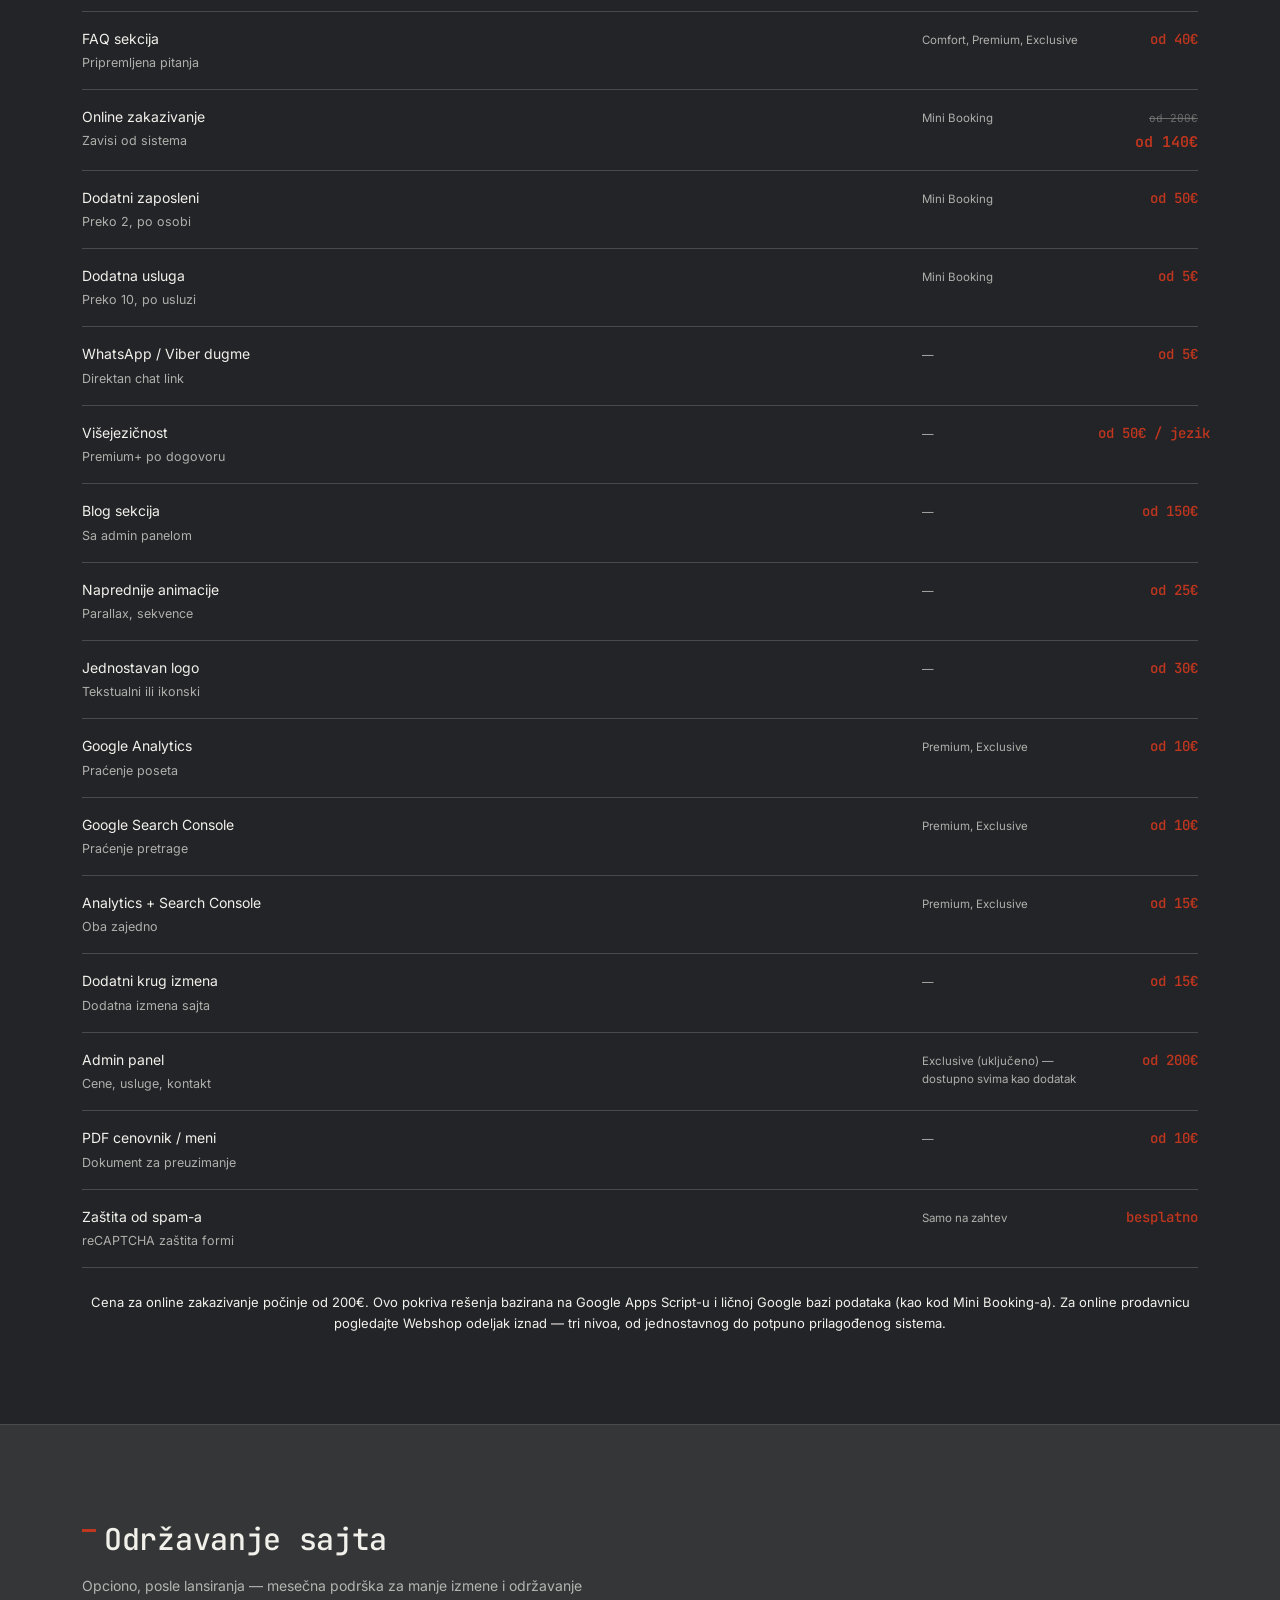
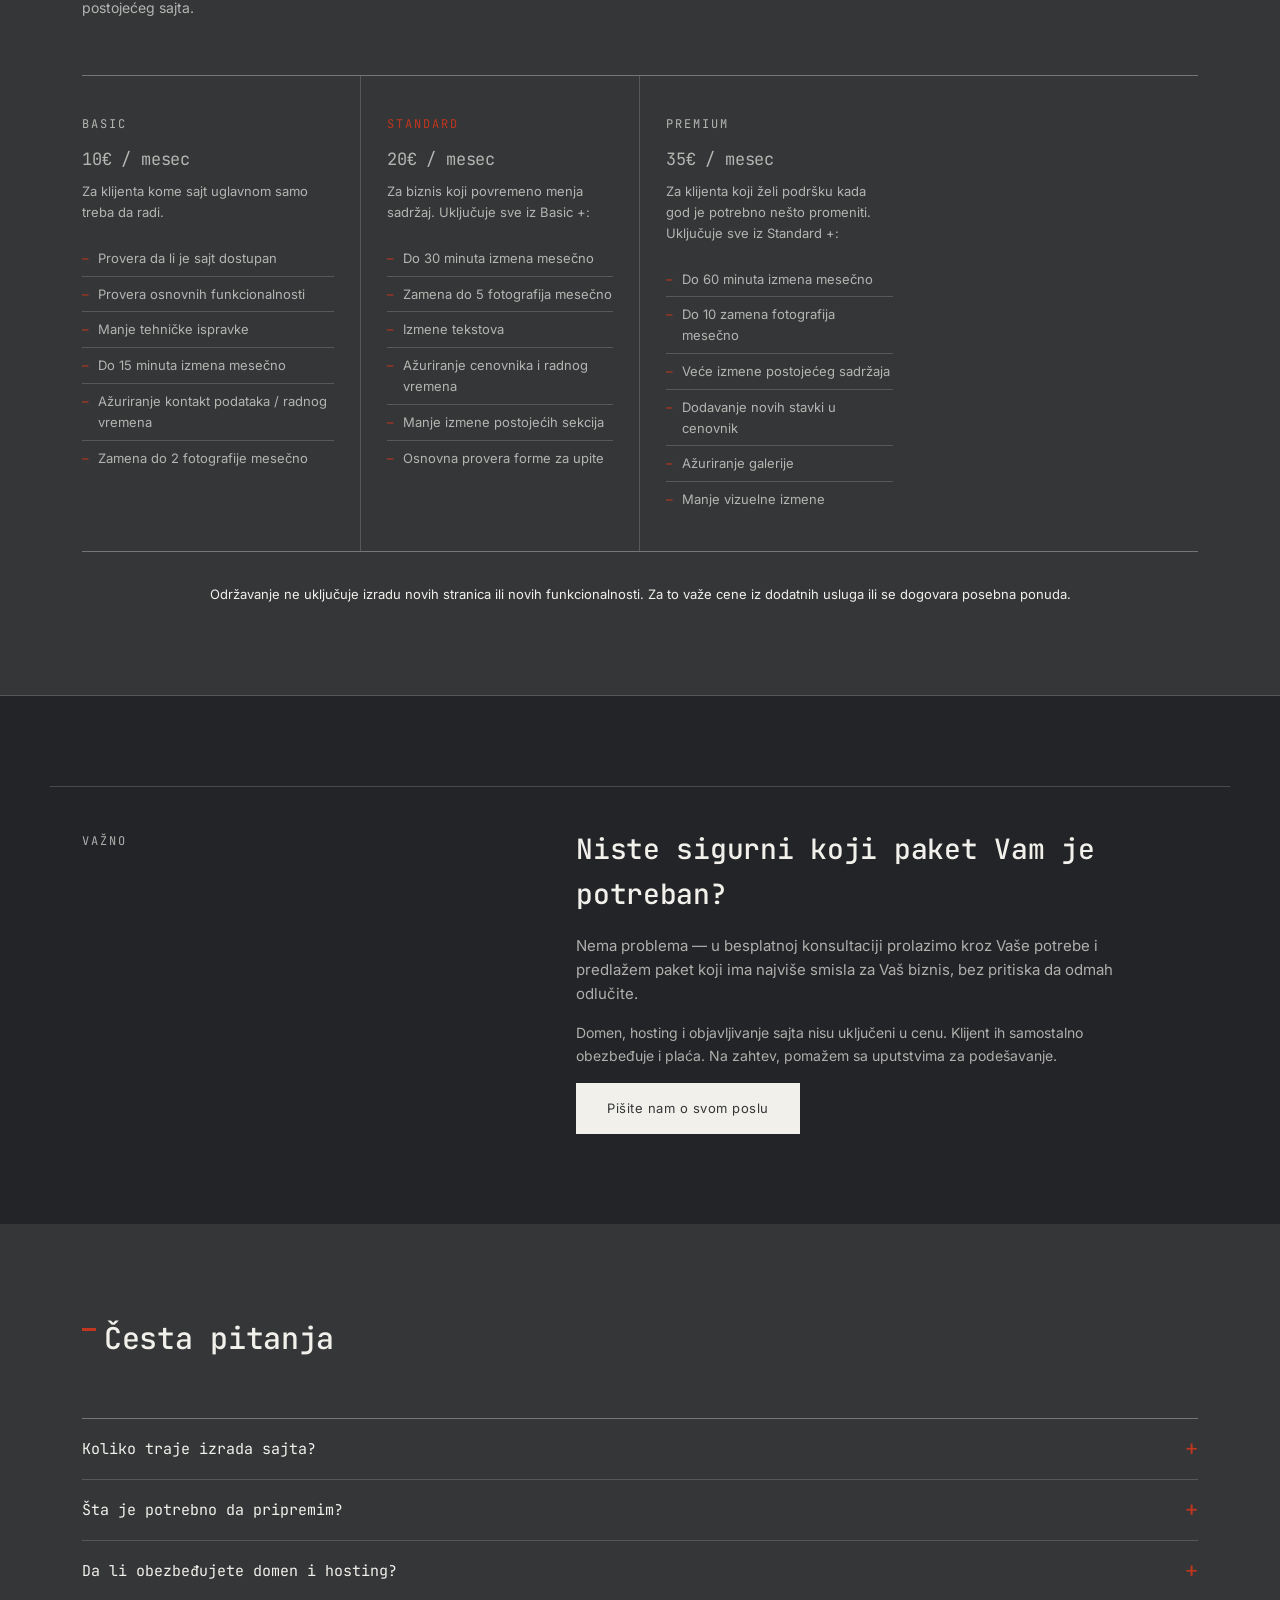
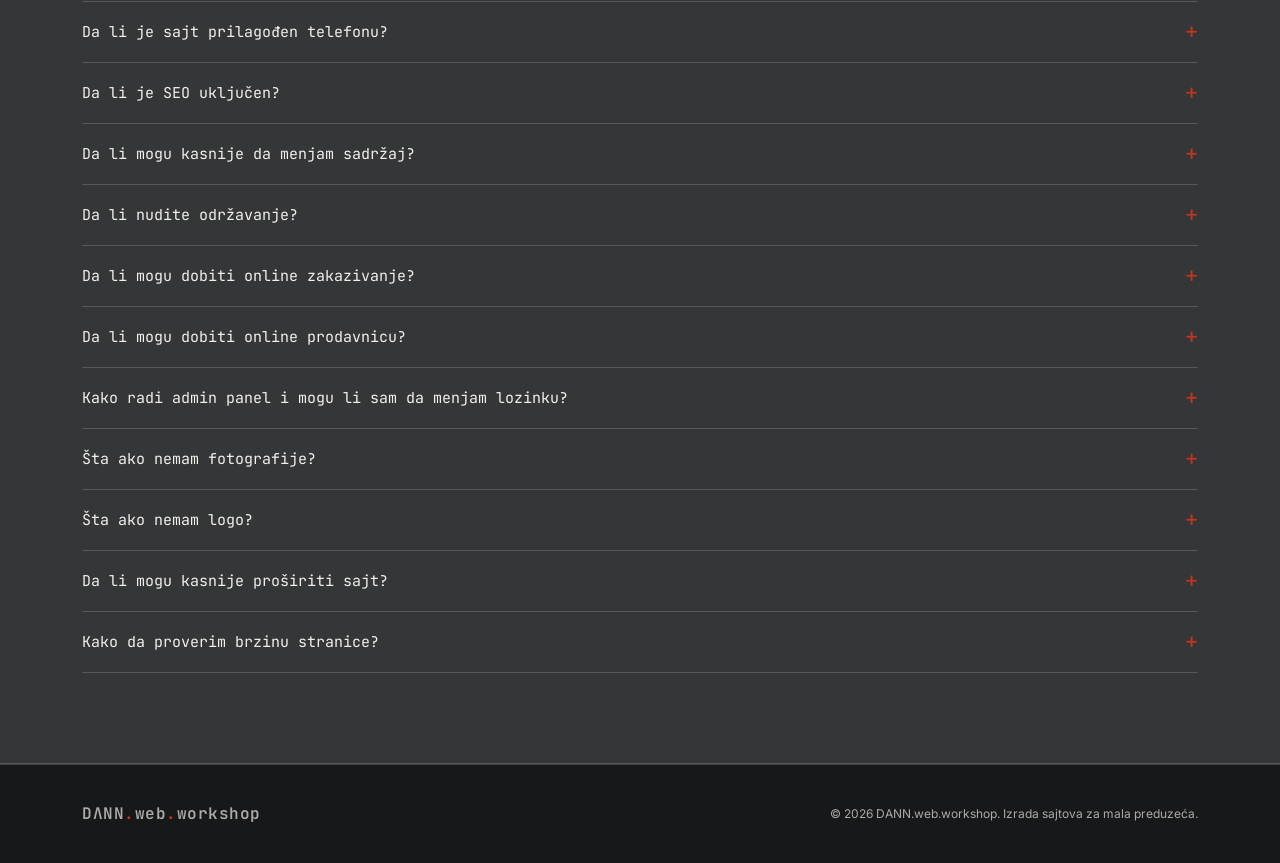
<file: paketi.html>
<!DOCTYPE html>
<html lang="sr">
<head>
<meta charset="UTF-8">
<meta name="viewport" content="width=device-width, initial-scale=1.0">
<meta name="color-scheme" content="light only">
<meta name="robots" content="noindex, follow"> <!-- UKLONI OVU LINIJU kad postavis pravi domen -->

<meta name="description" content="Paketi i cenovnik izrade sajtova — Start, Comfort, Premium, Exclusive i Mini Booking. Jasne cene, dodatne usluge i održavanje.">

<link rel="canonical" href="https://dann-web.dann-standard.workers.dev/paketi.html">
<meta property="og:title" content="Paketi i cenovnik izrade sajtova | DANN.web.workshop">
<meta property="og:description" content="Jasni paketi i transparentne cene za izradu sajta — od jednostavnog predstavljanja do sajta sa online zakazivanjem.">
<meta property="og:type" content="website">
<meta property="og:url" content="https://dann-web.dann-standard.workers.dev/paketi.html">

<title>Paketi i cenovnik izrade sajtova | DANN.web.workshop</title>
<meta name="apple-mobile-web-app-title" content="DANN">
<meta name="apple-mobile-web-app-capable" content="yes">

<link rel="preconnect" href="https://fonts.googleapis.com">
<link href="https://fonts.googleapis.com/css2?family=JetBrains+Mono:wght@400;500;600;700&family=Inter:wght@300;400;500;600&display=swap" rel="stylesheet">

<link rel="icon" type="image/x-icon" href="favicon.ico">
<link rel="icon" type="image/png" sizes="16x16" href="favicon-16x16.png">
<link rel="icon" type="image/png" sizes="32x32" href="favicon-32x32.png">
<link rel="apple-touch-icon" sizes="180x180" href="apple-touch-icon.png">
<link rel="manifest" href="site.webmanifest">
<link rel="stylesheet" href="style.css">
</head>

<body>

<button class="hidden-detail" id="hiddenDetail" aria-label="Detalj">DΛNN.</button>

<div class="detail-modal" id="detailModal">
  <div class="detail-modal__box">
    <span class="mono">OTKRIVENO</span>
    <h3>Uočili ste detalj.</h3>
    <p>Mala nagrada za pažnju — 5% dodatnog popusta, pored trenutne promo cene.</p>
    <div class="detail-modal__actions">
      <a href="kontakt.html?kod=DANN5" class="btn-primary">Iskoristite popust</a>
      <button class="detail-modal__close" id="closeDetailModal">Zatvorite</button>
    </div>
  </div>
</div>



<nav>
  <div class="container">

    <a href="index.html" class="brand" style="text-decoration:none;">
      DΛNN<span class="dot">.</span>web<span class="dot">.</span>workshop
    </a>

    <div class="nav-links">

      <a href="index.html">Početna</a>

      <a href="paketi.html" class="active">
        Paketi i cenovnik
      </a>

      <a href="primeri.html">Primeri</a>

      <a href="resursi.html">Resursi</a>

      <a href="kontakt.html" class="btn-nav">
        Zakažite poziv
      </a>

      <button class="burger" id="burgerBtn" aria-label="Otvorite meni" aria-expanded="false">
        <span></span><span></span><span></span>
      </button>

    </div>

  </div>
</nav>

<div class="mobile-menu" id="mobileMenu">
  <button class="mobile-menu__close" id="closeMenuBtn" aria-label="Zatvorite meni">ZATVORI ✕</button>
  <a href="index.html" class="mnav-link">Početna</a>
  <a href="paketi.html" class="mnav-link">Paketi i cenovnik</a>
  <a href="primeri.html" class="mnav-link">Primeri</a>
  <a href="resursi.html" class="mnav-link">Resursi</a>
  <a href="kontakt.html" class="mobile-menu__book mnav-link">Zakažite poziv</a>
</div>


<!-- UVOD -->

<section class="page-title">

  <div class="container">

    <span class="mono">Paketi i cenovnik</span>

    <h1>
      Izaberite ono što Vašem biznisu zaista treba.
    </h1>

    <p>
      Izrada sajta po Vašoj meri — od jednostavne prezentacije do
      kompletnog web rešenja, sa funkcionalnostima koje Vašem poslu
      zaista trebaju.
    </p>

  </div>

</section>


<!-- PAKETI -->

<section class="services section-surface">

  <div class="container">

    <div class="section-head">

      <h2>Paketi izrade</h2>

      <p>
        Jednokratna cena izrade.
      </p>

    </div>

    <div class="promo-banner">
      <span class="mono">Promo</span>
      Precrtana cena je redovna. Istaknuta cena važi
      <strong>prvih 30 dana ili za prvih 5 projekata</strong> — šta god nastupi pre.
    </div>


    <div class="price-grid stagger">


      <!-- START -->

      <div class="price-card reveal" id="start">

        <span class="mono">Start</span>

        <div class="price-amount">

          <span style="text-decoration:line-through; opacity:.5; font-size:18px;">
            180€
          </span>

          <br>

          126€

        </div>

        <p class="price-desc">
          Za mali biznis kome treba jednostavan,
          lep i funkcionalan sajt.
        </p>

        <ul class="price-features">

          <li>1 stranica</li>
          <li>Custom dizajn</li>
          <li>Responsive desktop / tablet / mobile</li>
          <li>Do 5 fotografija</li>
          <li>Kontakt informacije</li>
          <li>Dugme za poziv</li>
          <li>Instagram / Facebook</li>
          <li>Google Maps</li>
          <li>Favicon</li>
          <li>Osnovni tehnički SEO</li>
          <li>Pomoć pri objavljivanju sajta</li>
          <li>Pomoć oko domena i hostinga</li>
          <li>1 krug izmena</li>

        </ul>

        <p class="price-desc" style="margin-top:20px;">
          <strong>Rok: 3–5 radnih dana</strong>
        </p>

      </div>


      <!-- COMFORT -->

      <div class="price-card reveal" id="comfort">

        <span class="mono">
          Comfort
        </span>

        <div class="price-amount">

          <span style="text-decoration:line-through; opacity:.5; font-size:18px;">
            360€
          </span>

          <br>

          252€

        </div>

        <p class="price-desc">
          Za salone, restorane, apartmane, zanatlije
          i male firme kojima treba više prostora.
        </p>

        <ul class="price-features">

          <li><strong>Sve iz Start, plus:</strong></li>
          <li>Do 5 stranica</li>
          <li>Do 10 fotografija</li>
          <li>Kontakt forma</li>
          <li>FAQ sekcija</li>
          <li>2 kruga izmena</li>

        </ul>

        <p class="price-desc" style="margin-top:20px;">
          <strong>Rok: 5–8 radnih dana</strong>
        </p>

      </div>


      <!-- PREMIUM -->

      <div class="price-card reveal" id="premium">

        <span class="mono">Premium</span>

        <div class="price-amount">

          <span style="text-decoration:line-through; opacity:.5; font-size:18px;">
            600€
          </span>

          <br>

          420€

        </div>

        <p class="price-desc">
          Za ozbiljnije online prisustvo i biznise kojima
          treba naprednija struktura i funkcionalnost.
        </p>

        <ul class="price-features">

          <li><strong>Sve iz Comfort, plus:</strong></li>
          <li>Do 8 stranica</li>
          <li>Do 30 fotografija</li>
          <li>Sitemap</li>
          <li>Robots.txt</li>
          <li>Search Console i Google Analytics</li>
          <li>Pomoć oko Google Business profila</li>
          <li>2 kruga izmena</li>

        </ul>

        <p class="price-desc" style="margin-top:20px;">
          <strong>Rok: 7–14 radnih dana</strong>
        </p>

      </div>


      <!-- EXCLUSIVE -->

      <div class="price-card reveal" id="exclusive">

        <span class="mono">Exclusive</span>

        <div class="price-amount">

          <span style="text-decoration:line-through; opacity:.5; font-size:18px;">
            1.150€
          </span>

          <br>

          805€

        </div>

        <p class="price-desc">
          Kompletnije custom rešenje za biznise kojima treba
          napredan dizajn, sadržaj i funkcionalnost.
        </p>

        <ul class="price-features">

          <li><strong>Sve iz Premium, plus:</strong></li>
          <li><strong>Do 15 stranica</strong></li>
          <li><strong>Admin panel za samostalno uređivanje</strong></li>
          <li>Do 50 fotografija</li>
          <li>3 kruga izmena</li>
          <li>Napredniji tehnički SEO (canonical, Open Graph, schema)</li>

        </ul>

        <p class="price-desc" style="margin-top:20px;">
          <strong>Rok: 10–20 radnih dana</strong>
        </p>

      </div>


    </div>


    <p style="font-size:13px; color:var(--ink-soft); margin-top:32px; text-align:center;">

      Fotografija = jedna fotografija koju klijent dostavi,
      obrađena i optimizovana za web.

      Uključeno:
      Start 5 / Comfort 10 / Premium 30 /
      Exclusive 50 fotografija.

      Svaka dodatna: 2€.

    </p>

  </div>

</section>


<!-- MINI BOOKING -->

<section class="addon-section">

  <div class="container">

    <div class="section-head">

      <span class="mono">Posebna opcija</span>

      <h2>Mini Booking</h2>

      <p>
        Mali custom sajt sa online zakazivanjem —
        posebno napravljen za salone i uslužne biznise
        kojima je booking važan deo sajta.
      </p>

    </div>


    <div class="price-grid-single">

      <div class="price-card featured reveal" id="mini-booking">

        <span class="mono">
          Mini Booking
        </span>

        <div class="price-amount">

          <span style="text-decoration:line-through; opacity:.5; font-size:18px;">
            420€
          </span>

          <br>

          294€

        </div>

        <p class="price-desc">
          Mali custom sajt sa online zakazivanjem.
        </p>

        <ul class="price-features">

          <li>Do 3 stranice</li>
          <li>Custom responsive dizajn</li>
          <li>Do 15 fotografija</li>
          <li>Google Maps</li>
          <li>Instagram / društvene mreže</li>
          <li>Dugme za poziv</li>
          <li>Favicon</li>
          <li>Osnovni SEO</li>

          <li><strong>Online zakazivanje</strong> (do 2 zaposlena, do 10 usluga)</li>
          <li>Apps Script integracija</li>
          <li>Izbor usluge</li>
          <li>Izbor datuma</li>
          <li>Provera slobodnih termina</li>
          <li>Ime i telefon klijenta</li>
          <li>Čuvanje rezervacije</li>
          <li>Zaštita od zauzetog termina</li>
          <li>Admin panel za radno vreme i radne dane</li>

          <li>1 krug izmena</li>

        </ul>

      </div>

    </div>

  </div>

</section>


<!-- WEBSHOP -->

<section class="addon-section section-surface" id="webshop">

  <div class="container">

    <div class="section-head">

      <span class="mono">Posebna opcija</span>

      <h2>Webshop</h2>

      <p>
        Potpuna online prodavnica — od jednostavne, brze verzije
        do potpuno prilagođenog sistema bez ograničenja. Svaki
        nivo uključuje Početnu, O nama, Kontakt i samu prodavnicu
        sa admin panelom.
      </p>

    </div>


    <div class="price-grid stagger">

      <div class="price-card reveal" id="webshop-start">

        <span class="mono">Start Webshop</span>

        <div class="price-amount">

          <span style="text-decoration:line-through; opacity:.5; font-size:18px;">
            800€
          </span>

          <br>

          560€

        </div>

        <p class="price-desc">
          Brza, samostalna prodavnica — bez hostinga, bez mesečne pretplate.
        </p>

        <ul class="price-features">

          <li>Početna, O nama, Kontakt</li>
          <li>Prodavnica sa korpom i checkout-om</li>
          <li>Admin panel — proizvodi, porudžbine, zalihe, statistika</li>
          <li>Samostalan unos i izmena proizvoda, uključujući fotografije</li>
          <li>Zaštita od duplog prodavanja poslednjeg komada</li>
          <li>Do ~200 proizvoda</li>
          <li>Do 33-100 porudžbina dnevno (zavisi od tipa naloga)</li>
          <li>2 kruga izmena</li>

        </ul>

      </div>


      <div class="price-card reveal" id="webshop-standard">

        <span class="mono">Webshop Standard</span>

        <div class="price-amount">

          <span style="text-decoration:line-through; opacity:.5; font-size:18px;">
            1.400€
          </span>

          <br>

          980€

        </div>

        <p class="price-desc">
          Prava baza podataka, bez dnevnih ograničenja — radi na širokom izboru hosting paketa.
        </p>

        <ul class="price-features">

          <li>Početna, O nama, Kontakt</li>
          <li>Prodavnica sa korpom i checkout-om</li>
          <li>Prava baza — bez dnevnog limita porudžbina</li>
          <li>Admin panel — proizvodi, porudžbine, zalihe, statistika</li>
          <li>Zaštita od duplog prodavanja poslednjeg komada</li>
          <li>Bez praktičnog limita broja proizvoda</li>
          <li>2 kruga izmena</li>

        </ul>

      </div>


      <div class="price-card reveal" id="webshop-premium">

        <span class="mono">Webshop Premium</span>

        <div class="price-amount">

          <span style="text-decoration:line-through; opacity:.5; font-size:18px;">
            2.000€
          </span>

          <br>

          1.400€

        </div>

        <p class="price-desc">
          Najsavremeniji sistem, najveća sposobnost rasta — za ozbiljne planove.
        </p>

        <ul class="price-features">

          <li>Početna, O nama, Kontakt</li>
          <li>Prodavnica sa korpom i checkout-om</li>
          <li>Prava baza — bez dnevnog limita porudžbina</li>
          <li>Admin panel — proizvodi, porudžbine, zalihe, statistika</li>
          <li>Zaštita od duplog prodavanja poslednjeg komada</li>
          <li>Bez praktičnog limita broja proizvoda</li>
          <li>Najlakše povezivanje sa budućim spoljnim servisima</li>
          <li>2 kruga izmena</li>

        </ul>

      </div>

    </div>


    <p style="font-size:13px; color:var(--ink-soft); margin-top:32px; text-align:center;">
      Sva tri nivoa uključena su u promo period (-30%, prvih 5 projekata).
    </p>

  </div>

</section>


<!-- DODATNE USLUGE -->

<section class="addon-section section-surface">

  <div class="container">

    <div class="section-head">

      <h2>Dodatne usluge</h2>

      <p>
        Funkcionalnosti koje se mogu dodati na paket,
        u zavisnosti od potreba projekta.
      </p>

    </div>


    <div class="addon-table reveal">


      <div class="addon-row">
        <div>
          <span class="naziv">Dodatna stranica</span>
          <span class="opis">Van paketa</span>
        </div>
        <span class="ukljuceno">—</span>
        <span class="cena">od 20€</span>
      </div>


      <div class="addon-row">
        <div>
          <span class="naziv">Dodatna sekcija</span>
          <span class="opis">Dodatni blok sadržaja</span>
        </div>
        <span class="ukljuceno">—</span>
        <span class="cena">od 10€</span>
      </div>


      <div class="addon-row">
        <div>
          <span class="naziv">Dodatna fotografija</span>
          <span class="opis">Van paketa</span>
        </div>
        <span class="ukljuceno">—</span>
        <span class="cena">od 2€ / kom.</span>
      </div>


      <div class="addon-row">
        <div>
          <span class="naziv">Kontakt forma</span>
          <span class="opis">Prava forma za poruke</span>
        </div>
        <span class="ukljuceno">Comfort, Premium, Exclusive</span>
        <span class="cena">od 40€</span>
      </div>


      <div class="addon-row">
        <div>
          <span class="naziv">FAQ sekcija</span>
          <span class="opis">Pripremljena pitanja</span>
        </div>
        <span class="ukljuceno">Comfort, Premium, Exclusive</span>
        <span class="cena">od 40€</span>
      </div>


      <div class="addon-row">
        <div>
          <span class="naziv">Online zakazivanje</span>
          <span class="opis">Zavisi od sistema</span>
        </div>
        <span class="ukljuceno">Mini Booking</span>
        <span class="cena"><span class="cena-old">od 200€</span><span class="cena-new">od 140€</span></span>
      </div>


      <div class="addon-row">
        <div>
          <span class="naziv">Dodatni zaposleni</span>
          <span class="opis">Preko 2, po osobi</span>
        </div>
        <span class="ukljuceno">Mini Booking</span>
        <span class="cena">od 50€</span>
      </div>


      <div class="addon-row">
        <div>
          <span class="naziv">Dodatna usluga</span>
          <span class="opis">Preko 10, po usluzi</span>
        </div>
        <span class="ukljuceno">Mini Booking</span>
        <span class="cena">od 5€</span>
      </div>


      <div class="addon-row">
        <div>
          <span class="naziv">WhatsApp / Viber dugme</span>
          <span class="opis">Direktan chat link</span>
        </div>
        <span class="ukljuceno">—</span>
        <span class="cena">od 5€</span>
      </div>


      <div class="addon-row">
        <div>
          <span class="naziv">Višejezičnost</span>
          <span class="opis">Premium+ po dogovoru</span>
        </div>
        <span class="ukljuceno">—</span>
        <span class="cena">od 50€ / jezik</span>
      </div>


      <div class="addon-row">
        <div>
          <span class="naziv">Blog sekcija</span>
          <span class="opis">Sa admin panelom</span>
        </div>
        <span class="ukljuceno">—</span>
        <span class="cena">od 150€</span>
      </div>


      <div class="addon-row">
        <div>
          <span class="naziv">Naprednije animacije</span>
          <span class="opis">Parallax, sekvence</span>
        </div>
        <span class="ukljuceno">—</span>
        <span class="cena">od 25€</span>
      </div>


      <div class="addon-row">
        <div>
          <span class="naziv">Jednostavan logo</span>
          <span class="opis">Tekstualni ili ikonski</span>
        </div>
        <span class="ukljuceno">—</span>
        <span class="cena">od 30€</span>
      </div>


      <div class="addon-row">
        <div>
          <span class="naziv">Google Analytics</span>
          <span class="opis">Praćenje poseta</span>
        </div>
        <span class="ukljuceno">Premium, Exclusive</span>
        <span class="cena">od 10€</span>
      </div>


      <div class="addon-row">
        <div>
          <span class="naziv">Google Search Console</span>
          <span class="opis">Praćenje pretrage</span>
        </div>
        <span class="ukljuceno">Premium, Exclusive</span>
        <span class="cena">od 10€</span>
      </div>


      <div class="addon-row">
        <div>
          <span class="naziv">Analytics + Search Console</span>
          <span class="opis">Oba zajedno</span>
        </div>
        <span class="ukljuceno">Premium, Exclusive</span>
        <span class="cena">od 15€</span>
      </div>


      <div class="addon-row">
        <div>
          <span class="naziv">Dodatni krug izmena</span>
          <span class="opis">Dodatna izmena sajta</span>
        </div>
        <span class="ukljuceno">—</span>
        <span class="cena">od 15€</span>
      </div>


      <div class="addon-row">
        <div>
          <span class="naziv">Admin panel</span>
          <span class="opis">Cene, usluge, kontakt</span>
        </div>
        <span class="ukljuceno">Exclusive (uključeno) — dostupno svima kao dodatak</span>
        <span class="cena">od 200€</span>
      </div>


      <div class="addon-row">
        <div>
          <span class="naziv">PDF cenovnik / meni</span>
          <span class="opis">Dokument za preuzimanje</span>
        </div>
        <span class="ukljuceno">—</span>
        <span class="cena">od 10€</span>
      </div>


      <div class="addon-row">
        <div>
          <span class="naziv">Zaštita od spam-a</span>
          <span class="opis">reCAPTCHA zaštita formi</span>
        </div>
        <span class="ukljuceno">Samo na zahtev</span>
        <span class="cena">besplatno</span>
      </div>


    </div>


    <p style="font-size:13px; color:var(--ink-soft); margin-top:24px; text-align:center;">

      Cena za online zakazivanje počinje od 200€. Ovo pokriva
      rešenja bazirana na Google Apps Script-u i ličnoj Google
      bazi podataka (kao kod Mini Booking-a). Za online prodavnicu
      pogledajte Webshop odeljak iznad — tri nivoa, od jednostavnog
      do potpuno prilagođenog sistema.

    </p>

  </div>

</section>


<!-- ODRŽAVANJE -->

<section class="services">

  <div class="container">

    <div class="section-head">

      <h2>Održavanje sajta</h2>

      <p>
        Opciono, posle lansiranja — mesečna podrška za
        manje izmene i održavanje postojećeg sajta.
      </p>

    </div>


    <div class="price-grid stagger">


      <div class="price-card reveal">

        <span class="mono">Basic</span>

        <h3>10€ / mesec</h3>

        <p class="price-desc">
          Za klijenta kome sajt uglavnom samo treba da radi.
        </p>

        <ul class="price-features">

          <li>Provera da li je sajt dostupan</li>
          <li>Provera osnovnih funkcionalnosti</li>
          <li>Manje tehničke ispravke</li>
          <li>Do 15 minuta izmena mesečno</li>
          <li>Ažuriranje kontakt podataka / radnog vremena</li>
          <li>Zamena do 2 fotografije mesečno</li>

        </ul>

      </div>


      <div class="price-card featured reveal">

        <span class="mono">Standard</span>

        <h3>20€ / mesec</h3>

        <p class="price-desc">
          Za biznis koji povremeno menja sadržaj.
          Uključuje sve iz Basic +:
        </p>

        <ul class="price-features">

          <li>Do 30 minuta izmena mesečno</li>
          <li>Zamena do 5 fotografija mesečno</li>
          <li>Izmene tekstova</li>
          <li>Ažuriranje cenovnika i radnog vremena</li>
          <li>Manje izmene postojećih sekcija</li>
          <li>Osnovna provera forme za upite</li>

        </ul>

      </div>


      <div class="price-card reveal">

        <span class="mono">Premium</span>

        <h3>35€ / mesec</h3>

        <p class="price-desc">
          Za klijenta koji želi podršku kada god je potrebno
          nešto promeniti. Uključuje sve iz Standard +:
        </p>

        <ul class="price-features">

          <li>Do 60 minuta izmena mesečno</li>
          <li>Do 10 zamena fotografija mesečno</li>
          <li>Veće izmene postojećeg sadržaja</li>
          <li>Dodavanje novih stavki u cenovnik</li>
          <li>Ažuriranje galerije</li>
          <li>Manje vizuelne izmene</li>

        </ul>

      </div>


    </div>


    <p style="font-size:13px; color:var(--ink-soft); margin-top:32px; text-align:center;">

      Održavanje ne uključuje izradu novih stranica ili
      novih funkcionalnosti. Za to važe cene iz dodatnih
      usluga ili se dogovara posebna ponuda.

    </p>

  </div>

</section>


<!-- NAPOMENA -->

<section class="about section-surface" style="border-bottom:none;">

  <div class="container about-grid">

    <div>
      <span class="mono">Važno</span>
    </div>

    <div class="about-text reveal">

      <h2>
        Niste sigurni koji paket Vam je potreban?
      </h2>

      <p>
        Nema problema — u besplatnoj konsultaciji prolazimo
        kroz Vaše potrebe i predlažem paket koji ima najviše
        smisla za Vaš biznis, bez pritiska da odmah odlučite.
      </p>

      <p style="font-size:14px;">

        Domen, hosting i objavljivanje sajta nisu uključeni
        u cenu. Klijent ih samostalno obezbeđuje i plaća.
        Na zahtev, pomažem sa uputstvima za podešavanje.

      </p>

      <a href="kontakt.html" class="btn-primary">
        Pišite nam o svom poslu
      </a>

    </div>

  </div>

</section>


<!-- FAQ -->

<section class="faq">

  <div class="container">

    <div class="section-head">
      <h2>Česta pitanja</h2>
    </div>

    <div class="faq-list reveal">

      <details class="faq-item">
        <summary>Koliko traje izrada sajta?</summary>
        <p>Zavisi od paketa — od 3 do 20 radnih dana, u zavisnosti od broja stranica i funkcionalnosti. Tačan rok se dogovara pre početka rada.</p>
      </details>

      <details class="faq-item">
        <summary>Šta je potrebno da pripremim?</summary>
        <p>Tekstove i informacije o uslugama, fotografije ako ih imate, kontakt podatke i linkove ka društvenim mrežama. Ako nešto od ovoga nemate, možemo zajedno da definišemo šta je potrebno.</p>
      </details>

      <details class="faq-item">
        <summary>Da li obezbeđujete domen i hosting?</summary>
        <p>Ne — domen i hosting se kupuju posebno, na Vaše ime. Na zahtev pomažem sa uputstvima za podešavanje.</p>
      </details>

      <details class="faq-item">
        <summary>Da li je sajt prilagođen telefonu?</summary>
        <p>Da, svaki sajt je responsive — radi na telefonu, tabletu i računaru.</p>
      </details>

      <details class="faq-item">
        <summary>Da li je SEO uključen?</summary>
        <p>Osnovni tehnički SEO je uključen u sve pakete. Napredniji SEO elementi (sitemap, Search Console, lokalni SEO) uključeni su od paketa Premium naviše.</p>
      </details>

      <details class="faq-item">
        <summary>Da li mogu kasnije da menjam sadržaj?</summary>
        <p>Da — kroz mesečno održavanje, izmene po dogovoru, ili kupovinom admin panela (samostalno menjate sadržaj kad god poželite, bez čekanja na nas).</p>
      </details>

      <details class="faq-item">
        <summary>Da li nudite održavanje?</summary>
        <p>Da, tri paketa održavanja su dostupna posle lansiranja sajta — pogledajte cenovnik održavanja iznad.</p>
      </details>

      <details class="faq-item">
        <summary>Da li mogu dobiti online zakazivanje?</summary>
        <p>Da — uključeno u Mini Booking paket, a dostupno je i kao dodatak svim ostalim paketima (uključujući Exclusive).</p>
      </details>

      <details class="faq-item">
        <summary>Da li mogu dobiti online prodavnicu?</summary>
        <p>Da — Webshop dolazi u tri nivoa (Start, Standard, Premium), od jednostavnog i brzog rešenja do potpuno prilagođenog sistema bez ograničenja. Pogledajte Webshop odeljak iznad za detalje i cene svakog nivoa.</p>
      </details>

      <details class="faq-item">
        <summary>Kako radi admin panel i mogu li sam da menjam lozinku?</summary>
        <p>Admin panel Vam omogućava da sami menjate sadržaj (cene, usluge, kontakt, a kod Webshop-a i proizvode, uključujući fotografije) bez da nas kontaktirate za svaku sitnicu. Lozinku menjate sami, iz samog panela, u svakom trenutku — iz bezbednosnih razloga, stara lozinka se ne prikazuje ponovo posle promene, pa je čuvajte na sigurnom mestu.</p>
      </details>

      <details class="faq-item">
        <summary>Šta ako nemam fotografije?</summary>
        <p>Radimo sa fotografijama koje dostavite. Ako ih nemate, razgovaramo o rešenju koje ima smisla za Vaš sajt.</p>
      </details>

      <details class="faq-item">
        <summary>Šta ako nemam logo?</summary>
        <p>Sajt može da se napravi i bez logotipa, samo sa nazivom biznisa. Jednostavan logo je dostupan kao dodatna usluga.</p>
      </details>

      <details class="faq-item">
        <summary>Da li mogu kasnije proširiti sajt?</summary>
        <p>Da — dodatne stranice, fotografije i funkcionalnosti mogu se dodati naknadno, po cenovniku dodatnih usluga.</p>
      </details>

      <details class="faq-item">
        <summary>Kako da proverim brzinu stranice?</summary>
        <p>Možete koristiti besplatan Google alat <strong>PageSpeed Insights</strong> (<a href="https://pagespeed.web.dev" target="_blank" rel="noopener">pagespeed.web.dev</a>) — ukucate URL Vašeg sajta i dobijate detaljnu analizu brzine, pristupačnosti i SEO-a, za mobilni i desktop prikaz odvojeno.</p>
      </details>

    </div>

  </div>

</section>


<footer>

  <div class="container" style="display:flex; justify-content:space-between; align-items:center; flex-wrap:wrap; gap:12px;">

    <div class="brand" style="font-size:16px;">
      DΛNN<span class="dot">.</span>web<span class="dot">.</span>workshop
    </div>

    <div>
      © 2026 DANN.web.workshop. Izrada sajtova za mala preduzeća.
    </div>

  </div>

</footer>


<script src="script.js"></script>

</body>
</html>
</file>
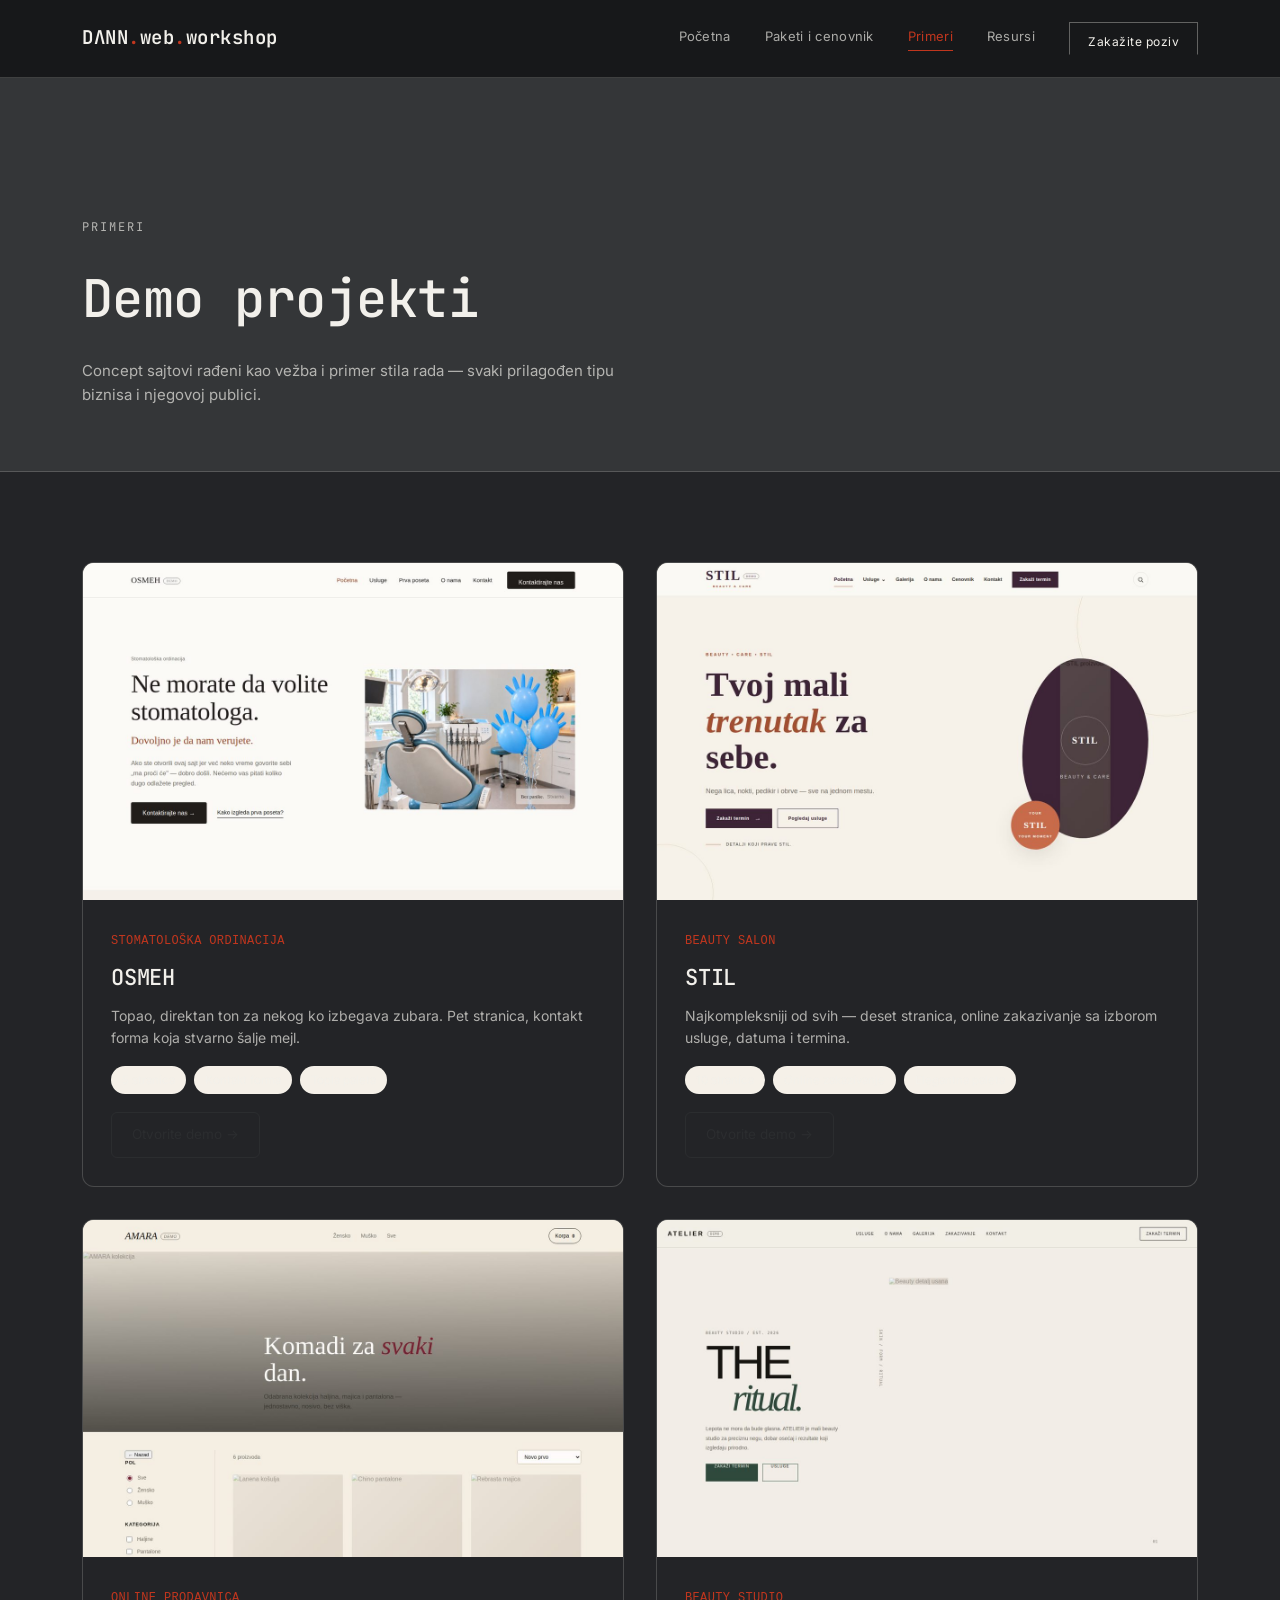
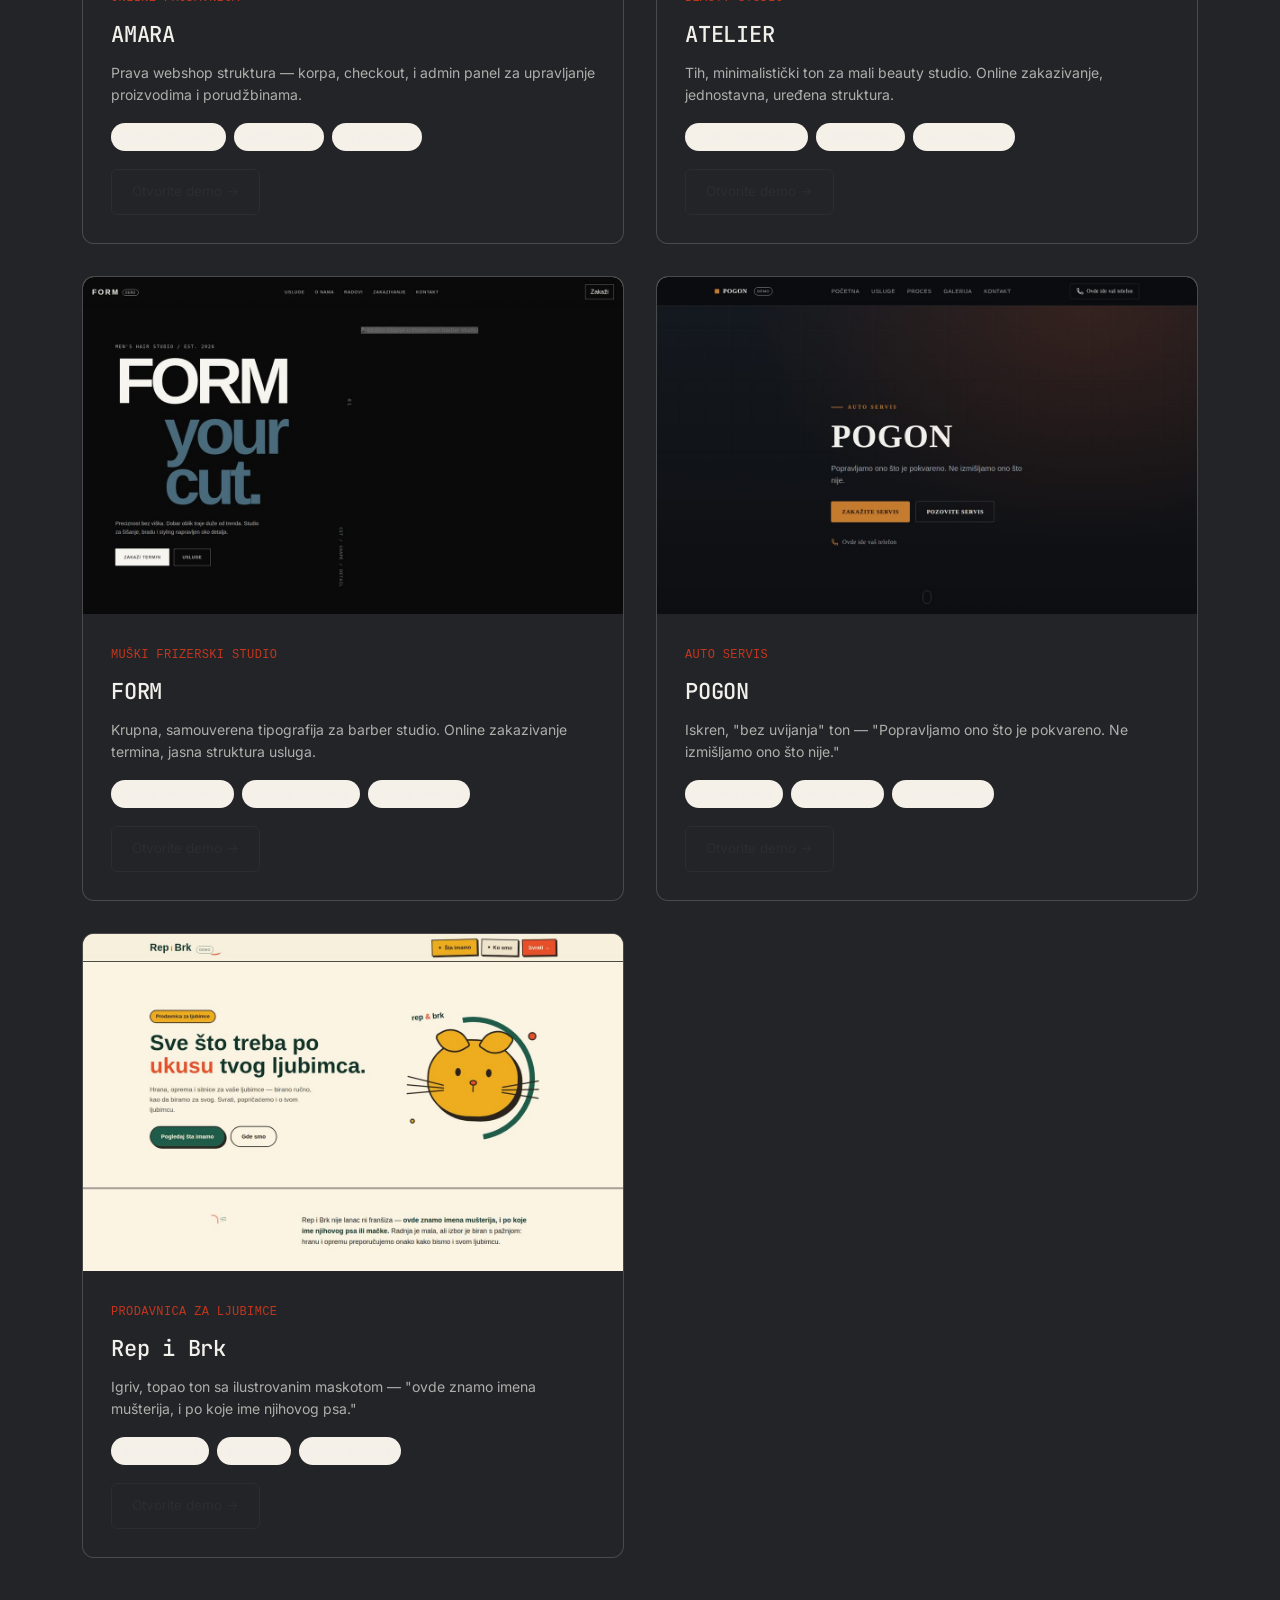
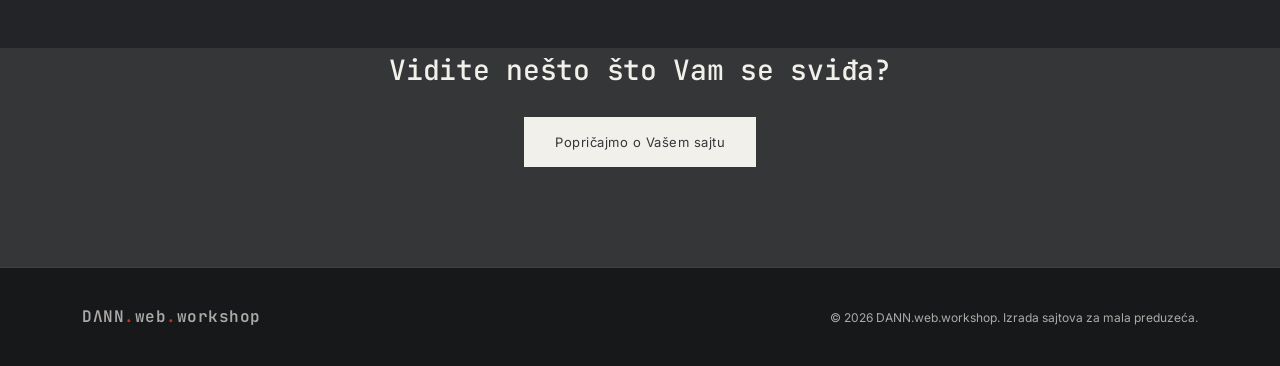
<file: primeri.html>
<!DOCTYPE html>
<html lang="sr">
<head>
<meta charset="UTF-8">
<meta name="viewport" content="width=device-width, initial-scale=1.0">
<meta name="color-scheme" content="light only">
<meta name="robots" content="noindex, follow"> <!-- UKLONI OVU LINIJU kad postavis pravi domen -->
<meta name="description" content="Primeri i koncept projekti — pregled stila i pristupa izradi sajtova za male biznise.">
<link rel="canonical" href="https://dann-web.dann-standard.workers.dev/primeri.html">
<meta property="og:title" content="Primeri web sajtova | DANN.web.workshop">
<meta property="og:description" content="Koncept projekti koji pokazuju stil i pristup izradi sajtova za male biznise i uslužne delatnosti.">
<meta property="og:type" content="website">
<meta property="og:url" content="https://dann-web.dann-standard.workers.dev/primeri.html">
<title>Primeri web sajtova | DANN.web.workshop</title>
<link rel="preconnect" href="https://fonts.googleapis.com">
<link href="https://fonts.googleapis.com/css2?family=JetBrains+Mono:wght@400;500;600;700&family=Inter:wght@300;400;500;600&display=swap" rel="stylesheet">
<link rel="icon" type="image/x-icon" href="favicon.ico">
<link rel="icon" type="image/png" sizes="16x16" href="favicon-16x16.png">
<link rel="icon" type="image/png" sizes="32x32" href="favicon-32x32.png">
<link rel="apple-touch-icon" sizes="180x180" href="apple-touch-icon.png">
<link rel="manifest" href="site.webmanifest">
<link rel="stylesheet" href="style.css">
</head>
<body>

<nav>
  <div class="container">
    <a href="index.html" class="brand" style="text-decoration:none;">DΛNN<span class="dot">.</span>web<span class="dot">.</span>workshop</a>
    <div class="nav-links">
      <a href="index.html">Početna</a>
      <a href="paketi.html">Paketi i cenovnik</a>
      <a href="primeri.html" class="active">Primeri</a>

      <a href="resursi.html">Resursi</a>
      <a href="kontakt.html" class="btn-nav">Zakažite poziv</a>
      <button class="burger" id="burgerBtn" aria-label="Otvorite meni" aria-expanded="false">
        <span></span><span></span><span></span>
      </button>
    </div>
  </div>
</nav>

<div class="mobile-menu" id="mobileMenu">
  <button class="mobile-menu__close" id="closeMenuBtn" aria-label="Zatvorite meni">ZATVORI ✕</button>
  <a href="index.html" class="mnav-link">Početna</a>
  <a href="paketi.html" class="mnav-link">Paketi i cenovnik</a>
  <a href="primeri.html" class="mnav-link">Primeri</a>
  <a href="resursi.html" class="mnav-link">Resursi</a>
  <a href="kontakt.html" class="mobile-menu__book mnav-link">Zakažite poziv</a>
</div>

<section class="page-title">
  <div class="container">
    <span class="mono">Primeri</span>
    <h1>Demo projekti</h1>
    <p>Concept sajtovi rađeni kao vežba i primer stila rada — svaki prilagođen tipu biznisa i njegovoj publici.</p>
  </div>
</section>

<style>
  .primeri-grid{
    display: grid; grid-template-columns: repeat(2, 1fr); gap: 32px;
  }
  .primeri-card{
    background: var(--surface, #fff); border: 1px solid var(--line, #e5e1d8);
    border-radius: 12px; overflow: hidden;
  }
  .primeri-card__img{
    width: 100%; aspect-ratio: 1200/750; object-fit: cover; object-position: top;
    display: block; background: #ece7dc;
  }
  .primeri-card__img.bez-slike{
    display: flex; align-items: center; justify-content: center;
    color: var(--text-soft, #888); font-size: 13px; font-family: var(--mono, monospace);
  }
  .primeri-card__body{ padding: 26px 28px 28px; }
  .primeri-card .mono{ font-family: var(--mono, monospace); font-size: 12px; color: var(--accent, #c1361e); letter-spacing: .03em; }
  .primeri-card h3{ font-size: 22px; margin: 8px 0 10px; }
  .primeri-card p.opis{ color: var(--text-soft, #666); font-size: 14px; line-height: 1.6; margin-bottom: 16px; }
  .primeri-card .tag-list{ display: flex; flex-wrap: wrap; gap: 8px; margin-bottom: 18px; }
  .primeri-card .tag{ font-size: 11.5px; background: var(--bg, #f5f0e8); border: 1px solid var(--line, #e5e1d8); padding: 4px 10px; border-radius: 20px; color: var(--text-soft, #666); }
  .primeri-card .btn-demo{
    display: inline-block; padding: 11px 20px; border: 1px solid var(--ink, #1c1c1a);
    border-radius: 6px; font-size: 13.5px; text-decoration: none; color: var(--ink, #1c1c1a);
    opacity: .5; cursor: default;
  }
  @media (max-width: 800px){ .primeri-grid{ grid-template-columns: 1fr; } }
</style>

<section class="demo-grid section-surface">
  <div class="container">
    <div class="primeri-grid">

      <div class="primeri-card">
        <img class="primeri-card__img" src="slike-primeri/osmeh.jpg" alt="OSMEH — stomatološka ordinacija">
        <div class="primeri-card__body">
          <span class="mono">Stomatološka ordinacija</span>
          <h3>OSMEH</h3>
          <p class="opis">Topao, direktan ton za nekog ko izbegava zubara. Pet stranica, kontakt forma koja stvarno šalje mejl.</p>
          <div class="tag-list">
            <span class="tag">5 stranica</span>
            <span class="tag">Kontakt forma</span>
            <span class="tag">Topla paleta</span>
          </div>
          <a href="#" class="btn-demo">Otvorite demo →</a>
        </div>
      </div>

      <div class="primeri-card">
        <img class="primeri-card__img" src="slike-primeri/stil.jpg" alt="STIL — beauty salon">
        <div class="primeri-card__body">
          <span class="mono">Beauty salon</span>
          <h3>STIL</h3>
          <p class="opis">Najkompleksniji od svih — deset stranica, online zakazivanje sa izborom usluge, datuma i termina.</p>
          <div class="tag-list">
            <span class="tag">10 stranica</span>
            <span class="tag">Online zakazivanje</span>
            <span class="tag">Elegantna paleta</span>
          </div>
          <a href="#" class="btn-demo">Otvorite demo →</a>
        </div>
      </div>

      <div class="primeri-card">
        <img class="primeri-card__img" src="slike-primeri/amara.jpg" alt="AMARA — online prodavnica">
        <div class="primeri-card__body">
          <span class="mono">Online prodavnica</span>
          <h3>AMARA</h3>
          <p class="opis">Prava webshop struktura — korpa, checkout, i admin panel za upravljanje proizvodima i porudžbinama.</p>
          <div class="tag-list">
            <span class="tag">Korpa i checkout</span>
            <span class="tag">Admin panel</span>
            <span class="tag">10 proizvoda</span>
          </div>
          <a href="#" class="btn-demo">Otvorite demo →</a>
        </div>
      </div>

      <div class="primeri-card">
        <img class="primeri-card__img bez-slike" src="slike-primeri/atelier.jpg" alt="ATELIER — beauty studio">
        <div class="primeri-card__body">
          <span class="mono">Beauty studio</span>
          <h3>ATELIER</h3>
          <p class="opis">Tih, minimalistički ton za mali beauty studio. Online zakazivanje, jednostavna, uređena struktura.</p>
          <div class="tag-list">
            <span class="tag">Online zakazivanje</span>
            <span class="tag">Minimalizam</span>
            <span class="tag">Jedna stranica</span>
          </div>
          <a href="#" class="btn-demo">Otvorite demo →</a>
        </div>
      </div>

      <div class="primeri-card">
        <img class="primeri-card__img bez-slike" src="slike-primeri/form.jpg" alt="FORM — muški frizerski studio">
        <div class="primeri-card__body">
          <span class="mono">Muški frizerski studio</span>
          <h3>FORM</h3>
          <p class="opis">Krupna, samouverena tipografija za barber studio. Online zakazivanje termina, jasna struktura usluga.</p>
          <div class="tag-list">
            <span class="tag">Online zakazivanje</span>
            <span class="tag">Krupna tipografija</span>
            <span class="tag">Jedna stranica</span>
          </div>
          <a href="#" class="btn-demo">Otvorite demo →</a>
        </div>
      </div>

      <div class="primeri-card">
        <img class="primeri-card__img" src="slike-primeri/pogon.jpg" alt="POGON — auto servis">
        <div class="primeri-card__body">
          <span class="mono">Auto servis</span>
          <h3>POGON</h3>
          <p class="opis">Iskren, "bez uvijanja" ton — "Popravljamo ono što je pokvareno. Ne izmišljamo ono što nije."</p>
          <div class="tag-list">
            <span class="tag">Kontakt forma</span>
            <span class="tag">Tamna paleta</span>
            <span class="tag">Jedna stranica</span>
          </div>
          <a href="#" class="btn-demo">Otvorite demo →</a>
        </div>
      </div>

      <div class="primeri-card">
        <img class="primeri-card__img" src="slike-primeri/repibrk.jpg" alt="Rep i Brk — prodavnica za ljubimce">
        <div class="primeri-card__body">
          <span class="mono">Prodavnica za ljubimce</span>
          <h3>Rep i Brk</h3>
          <p class="opis">Igriv, topao ton sa ilustrovanim maskotom — "ovde znamo imena mušterija, i po koje ime njihovog psa."</p>
          <div class="tag-list">
            <span class="tag">Kontakt forma</span>
            <span class="tag">Ilustracija</span>
            <span class="tag">Jedna stranica</span>
          </div>
          <a href="#" class="btn-demo">Otvorite demo →</a>
        </div>
      </div>

    </div>
  </div>
</section>

<section class="contact" style="padding: 0 0 100px; text-align:center;">
  <div class="container reveal">
    <h2 style="font-size:28px; margin-bottom:24px;">Vidite nešto što Vam se sviđa?</h2>
    <a href="kontakt.html" class="btn-primary">Popričajmo o Vašem sajtu</a>
  </div>
</section>

<footer>
  <div class="container" style="display:flex; justify-content:space-between; align-items:center; flex-wrap:wrap; gap:12px;">
    <div class="brand" style="font-size:16px;">DΛNN<span class="dot">.</span>web<span class="dot">.</span>workshop</div>
    <div>© 2026 DANN.web.workshop. Izrada sajtova za mala preduzeća.</div>
  </div>
</footer>

<script src="script.js"></script>
</body>
</html>
</file>
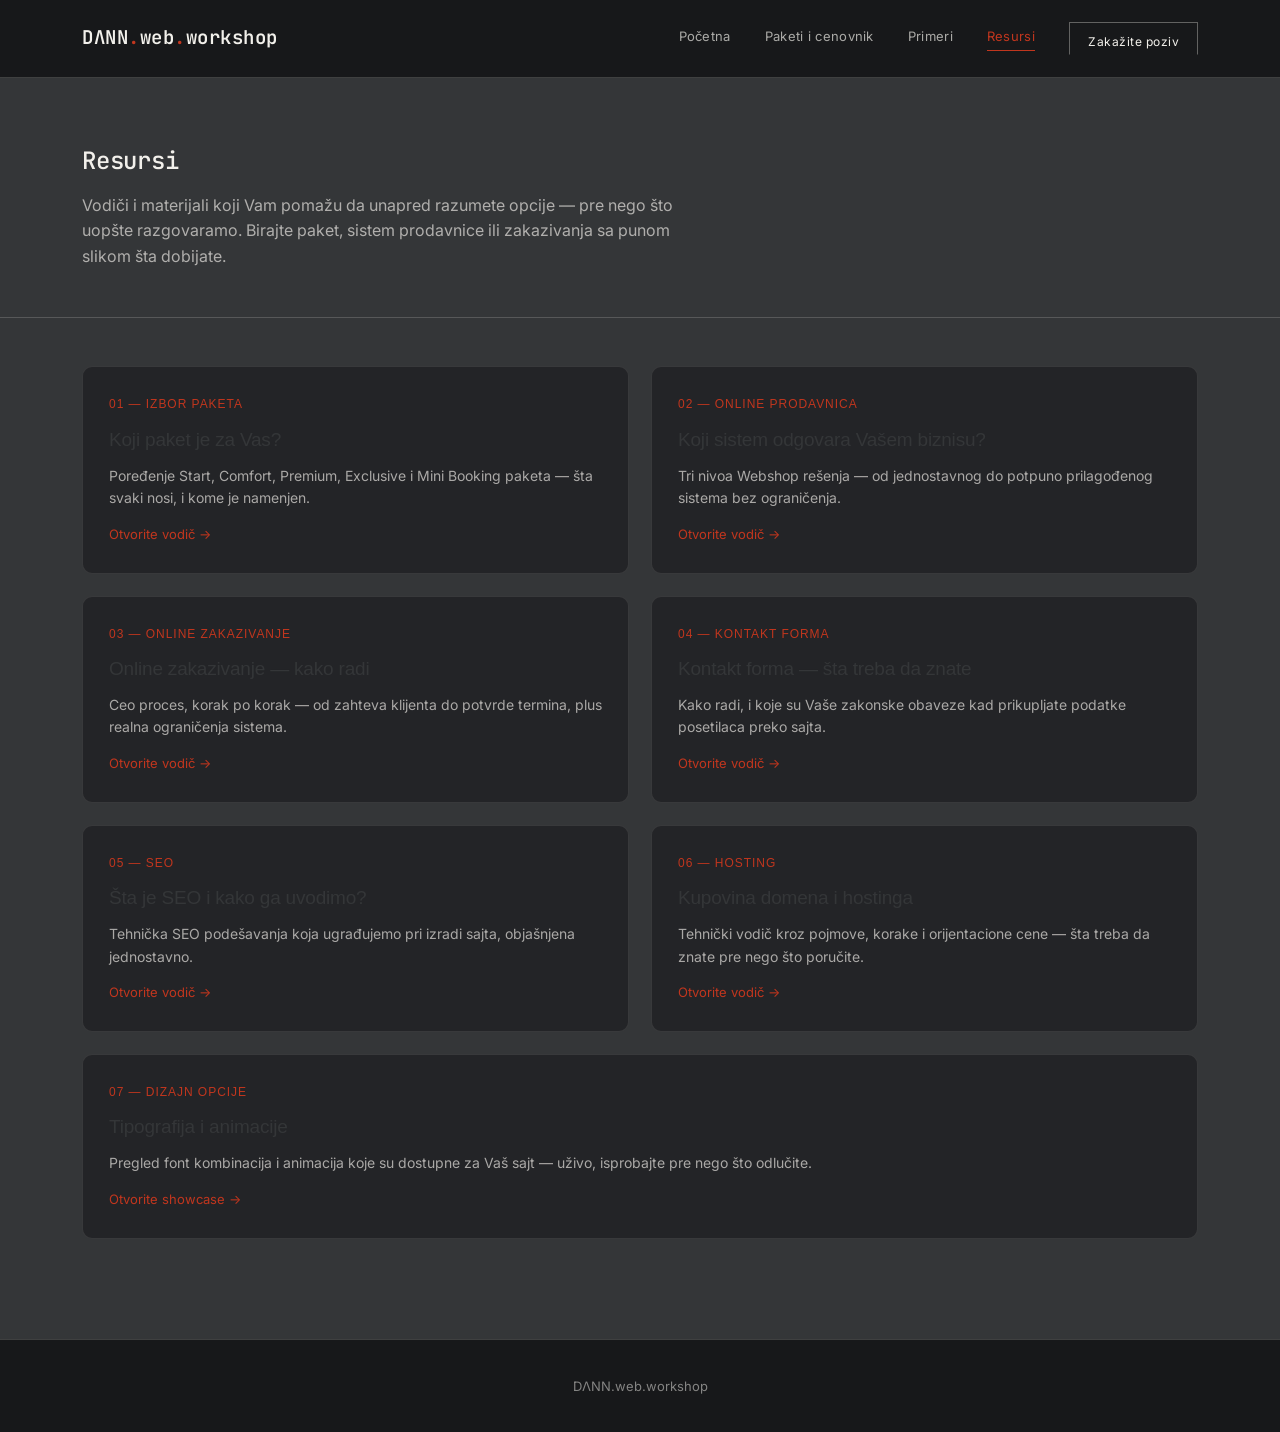
<file: resursi.html>
<!DOCTYPE html>
<html lang="sr">
<head>
<meta charset="UTF-8">
<meta name="viewport" content="width=device-width, initial-scale=1.0">
<meta name="color-scheme" content="light only">
<meta name="robots" content="noindex, follow"> <!-- UKLONI OVU LINIJU kad postavis pravi domen -->

<meta name="description" content="Resursi — vodiči za izbor paketa, online prodavnicu, zakazivanje, kontakt formu i dizajn opcije.">

<link rel="canonical" href="https://dann-web.dann-standard.workers.dev/resursi.html">
<meta property="og:title" content="Resursi | DANN.web.workshop">
<meta property="og:description" content="Vodiči i materijali koji Vam pomažu da izaberete pravo rešenje za Vaš sajt.">
<meta property="og:type" content="website">
<meta property="og:url" content="https://dann-web.dann-standard.workers.dev/resursi.html">

<title>Resursi | DANN.web.workshop</title>
<meta name="apple-mobile-web-app-title" content="DANN">
<meta name="apple-mobile-web-app-capable" content="yes">

<link rel="preconnect" href="https://fonts.googleapis.com">
<link href="https://fonts.googleapis.com/css2?family=JetBrains+Mono:wght@400;500;600;700&family=Inter:wght@300;400;500;600&display=swap" rel="stylesheet">

<link rel="icon" type="image/x-icon" href="favicon.ico">
<link rel="icon" type="image/png" sizes="16x16" href="favicon-16x16.png">
<link rel="icon" type="image/png" sizes="32x32" href="favicon-32x32.png">
<link rel="apple-touch-icon" sizes="180x180" href="apple-touch-icon.png">
<link rel="manifest" href="site.webmanifest">
<link rel="stylesheet" href="style.css">

<style>
  .resursi-hero{padding:64px 0 48px;border-bottom:1px solid var(--line, #2a2b2e);}
  .resursi-grid{
    display:grid; grid-template-columns:repeat(2,1fr); gap:22px;
    padding:48px 0 100px;
  }
  .resursi-card{
    display:block; text-decoration:none; color:inherit;
    background:var(--surface,#232427); border:1px solid rgba(242,240,235,.1);
    border-radius:10px; padding:28px 26px; transition:border-color .2s ease, transform .2s ease;
  }
  .resursi-card:hover{border-color:var(--accent,#C1361E); transform:translateY(-2px);}
  .resursi-card .num{font-family:'Space Grotesk',sans-serif; font-size:12px; letter-spacing:.08em; text-transform:uppercase; color:var(--accent,#C1361E); margin-bottom:10px; display:block;}
  .resursi-card h3{font-family:'Space Grotesk',sans-serif; font-size:19px; margin:0 0 10px; color:var(--ink,#F2F0EB);}
  .resursi-card p{font-size:14px; color:rgba(242,240,235,.65); margin:0; line-height:1.6;}
  .resursi-card .open{font-size:13px; color:var(--accent,#C1361E); margin-top:14px; display:block;}
  @media (max-width:780px){ .resursi-grid{grid-template-columns:1fr;} }
</style>
</head>

<body>

<nav>
  <div class="container">

    <a href="index.html" class="brand" style="text-decoration:none;">
      DΛNN<span class="dot">.</span>web<span class="dot">.</span>workshop
    </a>

    <div class="nav-links">

      <a href="index.html">Početna</a>

      <a href="paketi.html">
        Paketi i cenovnik
      </a>

      <a href="primeri.html">Primeri</a>

      <a href="resursi.html" class="active">Resursi</a>

      <a href="kontakt.html" class="btn-nav">
        Zakažite poziv
      </a>

      <button class="burger" id="burgerBtn" aria-label="Otvorite meni" aria-expanded="false">
        <span></span><span></span><span></span>
      </button>

    </div>

  </div>
</nav>

<div class="mobile-menu" id="mobileMenu">
  <button class="mobile-menu__close" id="closeMenuBtn" aria-label="Zatvorite meni">ZATVORI ✕</button>
  <a href="index.html" class="mnav-link">Početna</a>
  <a href="paketi.html" class="mnav-link">Paketi i cenovnik</a>
  <a href="primeri.html" class="mnav-link">Primeri</a>
  <a href="resursi.html" class="mnav-link">Resursi</a>
  <a href="kontakt.html" class="mobile-menu__book mnav-link">Zakažite poziv</a>
</div>


<section class="resursi-hero">
  <div class="container">
    <h1>Resursi</h1>
    <p style="max-width:60ch; color:rgba(242,240,235,.65); margin-top:12px;">
      Vodiči i materijali koji Vam pomažu da unapred razumete opcije —
      pre nego što uopšte razgovaramo. Birajte paket, sistem prodavnice
      ili zakazivanja sa punom slikom šta dobijate.
    </p>
  </div>
</section>

<div class="container">
  <div class="resursi-grid">

    <a href="koji-paket-je-za-vas.html" class="resursi-card">
      <span class="num">01 — Izbor paketa</span>
      <h3>Koji paket je za Vas?</h3>
      <p>Poređenje Start, Comfort, Premium, Exclusive i Mini Booking paketa — šta svaki nosi, i kome je namenjen.</p>
      <span class="open">Otvorite vodič →</span>
    </a>

    <a href="koji-sistem-odgovara.html" class="resursi-card">
      <span class="num">02 — Online prodavnica</span>
      <h3>Koji sistem odgovara Vašem biznisu?</h3>
      <p>Tri nivoa Webshop rešenja — od jednostavnog do potpuno prilagođenog sistema bez ograničenja.</p>
      <span class="open">Otvorite vodič →</span>
    </a>

    <a href="online-zakazivanje-kako-radi.html" class="resursi-card">
      <span class="num">03 — Online zakazivanje</span>
      <h3>Online zakazivanje — kako radi</h3>
      <p>Ceo proces, korak po korak — od zahteva klijenta do potvrde termina, plus realna ograničenja sistema.</p>
      <span class="open">Otvorite vodič →</span>
    </a>

    <a href="klijent-kontakt-forma.html" class="resursi-card">
      <span class="num">04 — Kontakt forma</span>
      <h3>Kontakt forma — šta treba da znate</h3>
      <p>Kako radi, i koje su Vaše zakonske obaveze kad prikupljate podatke posetilaca preko sajta.</p>
      <span class="open">Otvorite vodič →</span>
    </a>

    <a href="seo-objasnjeno.html" class="resursi-card">
      <span class="num">05 — SEO</span>
      <h3>Šta je SEO i kako ga uvodimo?</h3>
      <p>Tehnička SEO podešavanja koja ugrađujemo pri izradi sajta, objašnjena jednostavno.</p>
      <span class="open">Otvorite vodič →</span>
    </a>

    <a href="kupovina-domena-hostinga.html" class="resursi-card">
      <span class="num">06 — Hosting</span>
      <h3>Kupovina domena i hostinga</h3>
      <p>Tehnički vodič kroz pojmove, korake i orijentacione cene — šta treba da znate pre nego što poručite.</p>
      <span class="open">Otvorite vodič →</span>
    </a>

    <a href="tipografija-animacije.html" class="resursi-card" style="grid-column:span 2;">
      <span class="num">07 — Dizajn opcije</span>
      <h3>Tipografija i animacije</h3>
      <p>Pregled font kombinacija i animacija koje su dostupne za Vaš sajt — uživo, isprobajte pre nego što odlučite.</p>
      <span class="open">Otvorite showcase →</span>
    </a>

  </div>
</div>


<footer>
  <div class="container">
    <p style="text-align:center; font-size:13px; color:rgba(242,240,235,.5);">
      DΛNN<span class="dot">.</span>web<span class="dot">.</span>workshop
    </p>
  </div>
</footer>

<script src="script.js"></script>
</body>
</html>
</file>
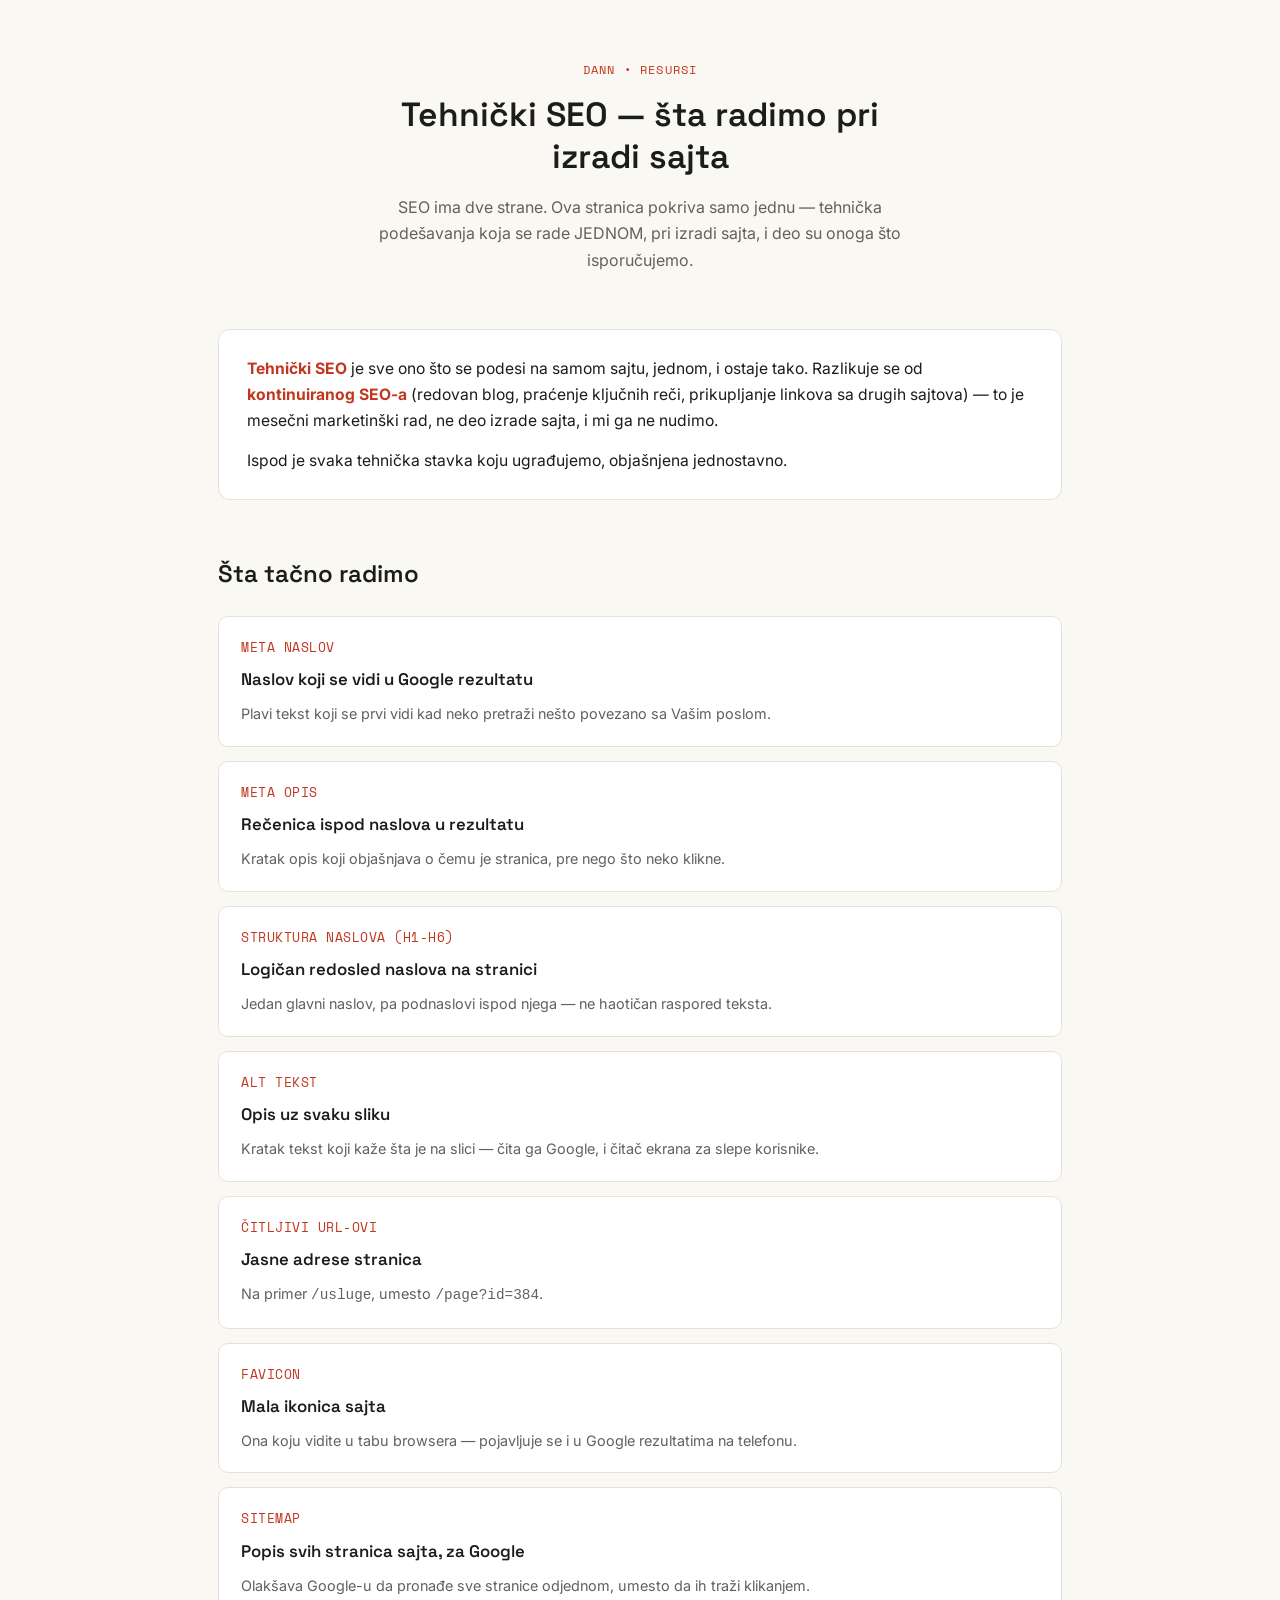
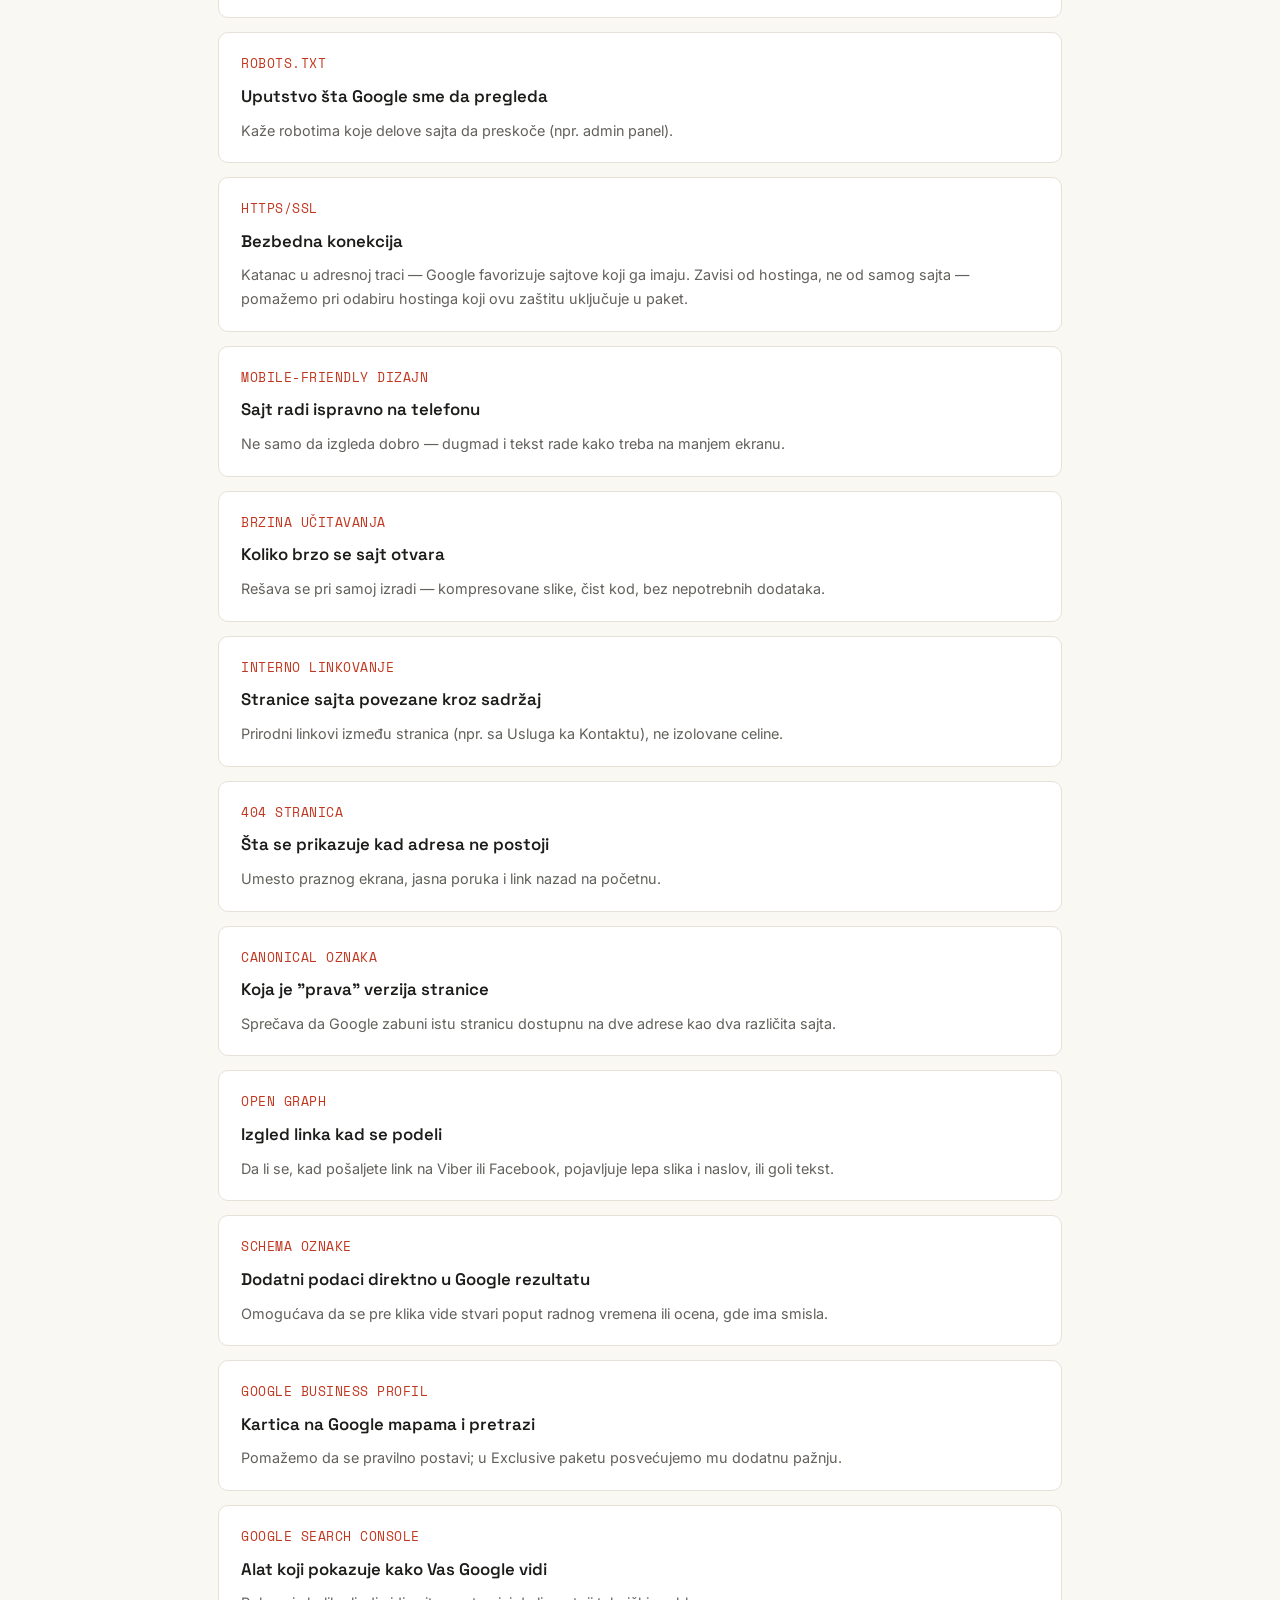
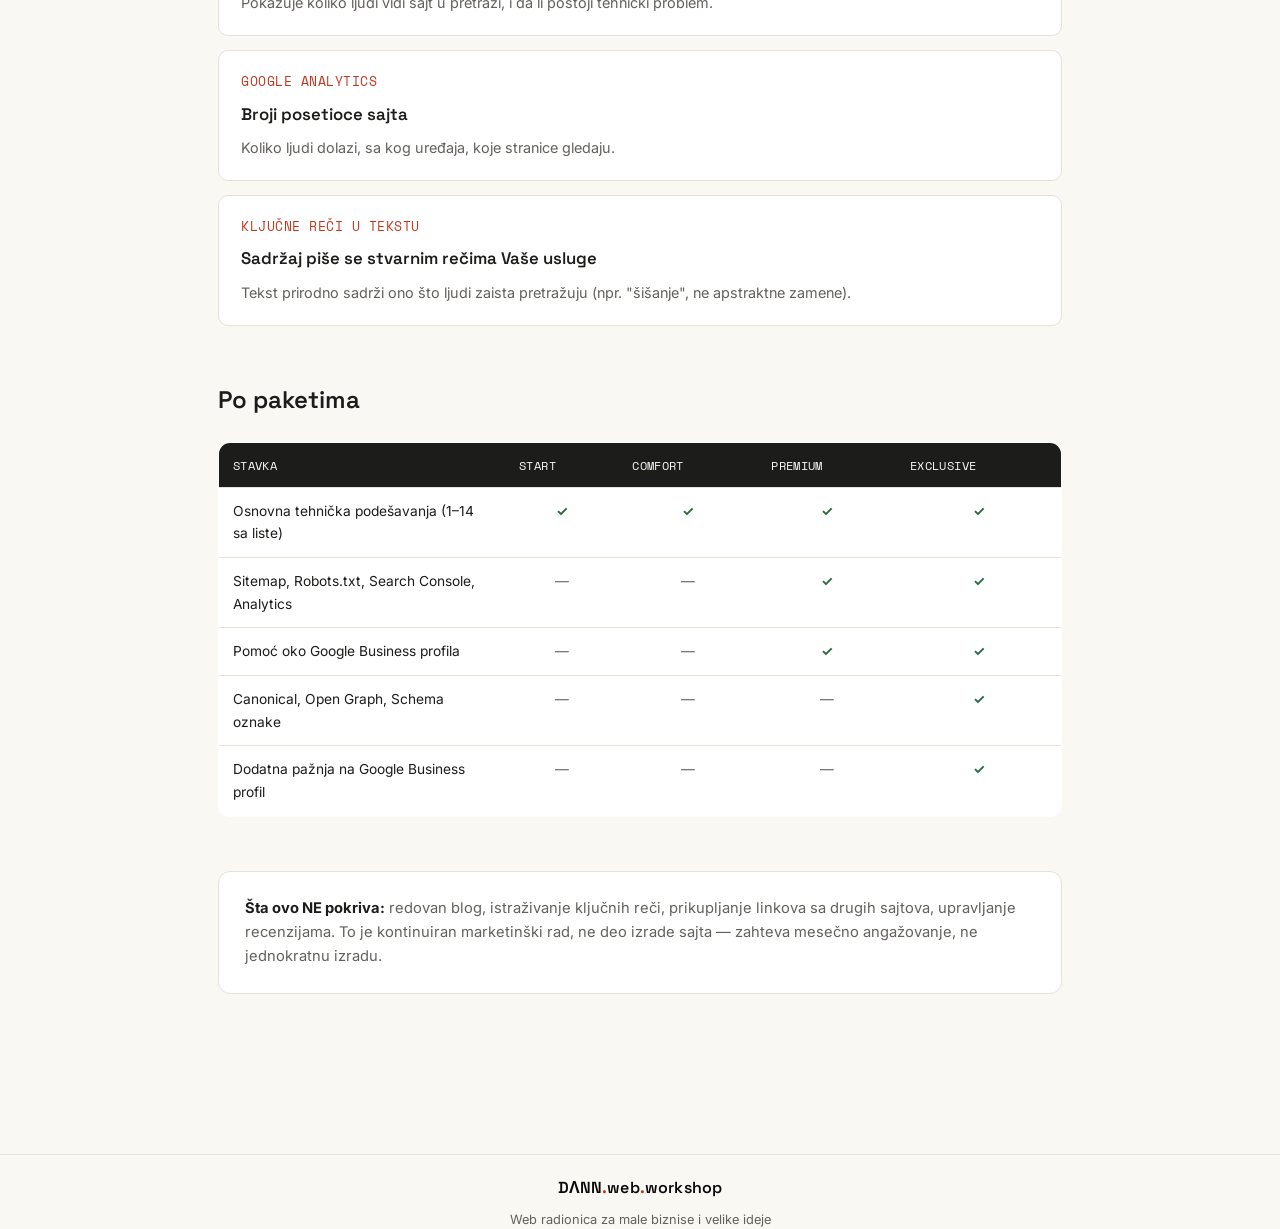
<file: seo-objasnjeno.html>
<!DOCTYPE html>
<html lang="sr">
<head>
<meta charset="UTF-8">
<meta name="viewport" content="width=device-width, initial-scale=1.0">
<title>Šta je SEO i kako ga uvodimo? | DANN.web.workshop</title>
<link rel="preconnect" href="https://fonts.googleapis.com">
<link rel="preconnect" href="https://fonts.gstatic.com" crossorigin>
<link href="https://fonts.googleapis.com/css2?family=Space+Grotesk:wght@500;600;700&family=Inter:wght@400;500;600&family=Space+Mono:wght@400;700&display=swap" rel="stylesheet">
<style>
  :root {
    --bg: #FAF8F3;
    --card: #FFFFFF;
    --ink: #1C1C1A;
    --ink-soft: #63615C;
    --line: #E6E2D8;
    --accent: #C1361E;
    --accent-soft: #FBEAE5;
    --ok: #2B6B3F;
    --ok-bg: #EAF3EC;
  }
  * { box-sizing: border-box; }
  body { margin: 0; background: var(--bg); color: var(--ink); font-family: 'Inter', sans-serif; line-height: 1.65; }
  .page { max-width: 900px; margin: 0 auto; padding: 60px 28px 100px; }
  h1, h2, h3 { font-family: 'Space Grotesk', sans-serif; font-weight: 600; margin: 0; }

  .doc-header { text-align: center; margin-bottom: 56px; }
  .doc-kicker { font-family: 'Space Mono', monospace; font-size: 12px; letter-spacing: 0.1em; text-transform: uppercase; color: var(--accent); margin-bottom: 14px; }
  .doc-header h1 { font-size: 2.1rem; line-height: 1.25; max-width: 24ch; margin: 0 auto; }
  .doc-sub { font-size: 1rem; color: var(--ink-soft); max-width: 56ch; margin: 16px auto 0; }

  section { margin-bottom: 54px; }
  .section-head { margin-bottom: 22px; }
  .section-head h2 { font-size: 1.5rem; }
  .section-head p { color: var(--ink-soft); font-size: 0.94rem; margin-top: 8px; max-width: 60ch; }

  .plain-box {
    background: var(--card); border: 1px solid var(--line); border-radius: 12px;
    padding: 26px 28px; font-size: 0.98rem;
  }
  .plain-box p { margin: 0 0 14px; }
  .plain-box p:last-child { margin-bottom: 0; }
  .plain-box strong { color: var(--accent); }

  .term-list { display: flex; flex-direction: column; gap: 14px; }
  .term-card {
    background: var(--card); border: 1px solid var(--line); border-radius: 10px;
    padding: 20px 22px;
  }
  .term-name { font-family: 'Space Mono', monospace; font-size: 13px; color: var(--accent); text-transform: uppercase; letter-spacing: 0.04em; margin-bottom: 8px; display: block; }
  .term-card h3 { font-size: 1.05rem; margin-bottom: 8px; }
  .term-card p { font-size: 0.9rem; color: var(--ink-soft); margin: 0; }
  .term-card .analogy { margin-top: 10px; font-size: 0.86rem; background: var(--accent-soft); padding: 10px 12px; border-radius: 8px; color: #7A2617; }

  table { width: 100%; border-collapse: collapse; background: var(--card); font-size: 0.86rem; border: 1px solid var(--line); border-radius: 12px; overflow: hidden; }
  th, td { text-align: left; padding: 12px 14px; border-bottom: 1px solid var(--line); vertical-align: top; }
  th { background: var(--ink); color: var(--bg); font-weight: 500; font-size: 0.76rem; font-family: 'Space Mono', monospace; text-transform: uppercase; letter-spacing: .03em; }
  th:first-child { width: 34%; }
  tr:last-child td { border-bottom: none; }
  td.check { color: var(--ok); font-weight: 700; text-align: center; }
  td.dash { color: var(--ink-soft); text-align: center; }

  .priority-list { list-style: none; margin: 0; padding: 0; display: flex; flex-direction: column; gap: 10px; }
  .priority-list li {
    background: var(--card); border: 1px solid var(--line); border-radius: 10px;
    padding: 14px 18px; font-size: 0.92rem; display: flex; gap: 14px; align-items: baseline;
  }
  .priority-num { font-family: 'Space Mono', monospace; color: var(--accent); font-weight: 700; flex-shrink: 0; }

  .final-note { background: var(--card); border: 1px solid var(--line); border-radius: 12px; padding: 24px 26px; font-size: 0.92rem; color: var(--ink-soft); }
  .final-note strong { color: var(--ink); }

  .dann-logo{font-family:'Space Grotesk',sans-serif;font-weight:600;color:#0a0a0a;font-size:16px;letter-spacing:.01em;}
  .dann-logo .dot{color:var(--accent);font-weight:800;}
  footer { margin-top: 60px; padding-top: 20px; border-top: 1px solid var(--line); font-size: 0.8rem; color: var(--ink-soft); text-align: center; }
  footer .dann-logo { display: block; margin-bottom: 8px; }

  @media (max-width: 780px) {
    table { font-size: 0.78rem; }
    th:first-child { width: auto; }
  }
</style>
<link rel="icon" type="image/x-icon" href="favicon.ico">
<link rel="icon" type="image/png" sizes="16x16" href="favicon-16x16.png">
<link rel="icon" type="image/png" sizes="32x32" href="favicon-32x32.png">
</head>
<body>

<div class="page">

  <div class="doc-header">
    <div class="doc-kicker">DANN • Resursi</div>
    <h1>Tehnički SEO — šta radimo pri izradi sajta</h1>
    <p class="doc-sub">
      SEO ima dve strane. Ova stranica pokriva samo jednu — tehnička podešavanja
      koja se rade JEDNOM, pri izradi sajta, i deo su onoga što isporučujemo.
    </p>
  </div>

  <section>
    <div class="plain-box">
      <p>
        <strong>Tehnički SEO</strong> je sve ono što se podesi na samom sajtu, jednom, i ostaje tako.
        Razlikuje se od <strong>kontinuiranog SEO-a</strong> (redovan blog, praćenje ključnih reči,
        prikupljanje linkova sa drugih sajtova) — to je mesečni marketinški rad, ne deo izrade sajta,
        i mi ga ne nudimo.
      </p>
      <p>
        Ispod je svaka tehnička stavka koju ugrađujemo, objašnjena jednostavno.
      </p>
    </div>
  </section>

  <section>
    <div class="section-head">
      <h2>Šta tačno radimo</h2>
    </div>

    <div class="term-list">

      <div class="term-card">
        <span class="term-name">Meta naslov</span>
        <h3>Naslov koji se vidi u Google rezultatu</h3>
        <p>Plavi tekst koji se prvi vidi kad neko pretraži nešto povezano sa Vašim poslom.</p>
      </div>

      <div class="term-card">
        <span class="term-name">Meta opis</span>
        <h3>Rečenica ispod naslova u rezultatu</h3>
        <p>Kratak opis koji objašnjava o čemu je stranica, pre nego što neko klikne.</p>
      </div>

      <div class="term-card">
        <span class="term-name">Struktura naslova (H1-H6)</span>
        <h3>Logičan redosled naslova na stranici</h3>
        <p>Jedan glavni naslov, pa podnaslovi ispod njega — ne haotičan raspored teksta.</p>
      </div>

      <div class="term-card">
        <span class="term-name">Alt tekst</span>
        <h3>Opis uz svaku sliku</h3>
        <p>Kratak tekst koji kaže šta je na slici — čita ga Google, i čitač ekrana za slepe korisnike.</p>
      </div>

      <div class="term-card">
        <span class="term-name">Čitljivi URL-ovi</span>
        <h3>Jasne adrese stranica</h3>
        <p>Na primer <code>/usluge</code>, umesto <code>/page?id=384</code>.</p>
      </div>

      <div class="term-card">
        <span class="term-name">Favicon</span>
        <h3>Mala ikonica sajta</h3>
        <p>Ona koju vidite u tabu browsera — pojavljuje se i u Google rezultatima na telefonu.</p>
      </div>

      <div class="term-card">
        <span class="term-name">Sitemap</span>
        <h3>Popis svih stranica sajta, za Google</h3>
        <p>Olakšava Google-u da pronađe sve stranice odjednom, umesto da ih traži klikanjem.</p>
      </div>

      <div class="term-card">
        <span class="term-name">Robots.txt</span>
        <h3>Uputstvo šta Google sme da pregleda</h3>
        <p>Kaže robotima koje delove sajta da preskoče (npr. admin panel).</p>
      </div>

      <div class="term-card">
        <span class="term-name">HTTPS/SSL</span>
        <h3>Bezbedna konekcija</h3>
        <p>Katanac u adresnoj traci — Google favorizuje sajtove koji ga imaju. Zavisi od hostinga, ne od samog sajta — pomažemo pri odabiru hostinga koji ovu zaštitu uključuje u paket.</p>
      </div>

      <div class="term-card">
        <span class="term-name">Mobile-friendly dizajn</span>
        <h3>Sajt radi ispravno na telefonu</h3>
        <p>Ne samo da izgleda dobro — dugmad i tekst rade kako treba na manjem ekranu.</p>
      </div>

      <div class="term-card">
        <span class="term-name">Brzina učitavanja</span>
        <h3>Koliko brzo se sajt otvara</h3>
        <p>Rešava se pri samoj izradi — kompresovane slike, čist kod, bez nepotrebnih dodataka.</p>
      </div>

      <div class="term-card">
        <span class="term-name">Interno linkovanje</span>
        <h3>Stranice sajta povezane kroz sadržaj</h3>
        <p>Prirodni linkovi između stranica (npr. sa Usluga ka Kontaktu), ne izolovane celine.</p>
      </div>

      <div class="term-card">
        <span class="term-name">404 stranica</span>
        <h3>Šta se prikazuje kad adresa ne postoji</h3>
        <p>Umesto praznog ekrana, jasna poruka i link nazad na početnu.</p>
      </div>

      <div class="term-card">
        <span class="term-name">Canonical oznaka</span>
        <h3>Koja je "prava" verzija stranice</h3>
        <p>Sprečava da Google zabuni istu stranicu dostupnu na dve adrese kao dva različita sajta.</p>
      </div>

      <div class="term-card">
        <span class="term-name">Open Graph</span>
        <h3>Izgled linka kad se podeli</h3>
        <p>Da li se, kad pošaljete link na Viber ili Facebook, pojavljuje lepa slika i naslov, ili goli tekst.</p>
      </div>

      <div class="term-card">
        <span class="term-name">Schema oznake</span>
        <h3>Dodatni podaci direktno u Google rezultatu</h3>
        <p>Omogućava da se pre klika vide stvari poput radnog vremena ili ocena, gde ima smisla.</p>
      </div>

      <div class="term-card">
        <span class="term-name">Google Business profil</span>
        <h3>Kartica na Google mapama i pretrazi</h3>
        <p>Pomažemo da se pravilno postavi; u Exclusive paketu posvećujemo mu dodatnu pažnju.</p>
      </div>

      <div class="term-card">
        <span class="term-name">Google Search Console</span>
        <h3>Alat koji pokazuje kako Vas Google vidi</h3>
        <p>Pokazuje koliko ljudi vidi sajt u pretrazi, i da li postoji tehnički problem.</p>
      </div>

      <div class="term-card">
        <span class="term-name">Google Analytics</span>
        <h3>Broji posetioce sajta</h3>
        <p>Koliko ljudi dolazi, sa kog uređaja, koje stranice gledaju.</p>
      </div>

      <div class="term-card">
        <span class="term-name">Ključne reči u tekstu</span>
        <h3>Sadržaj piše se stvarnim rečima Vaše usluge</h3>
        <p>Tekst prirodno sadrži ono što ljudi zaista pretražuju (npr. "šišanje", ne apstraktne zamene).</p>
      </div>

    </div>
  </section>

  <section>
    <div class="section-head">
      <h2>Po paketima</h2>
    </div>

    <table>
      <tr>
        <th>Stavka</th>
        <th>Start</th>
        <th>Comfort</th>
        <th>Premium</th>
        <th>Exclusive</th>
      </tr>
      <tr>
        <td>Osnovna tehnička podešavanja (1–14 sa liste)</td>
        <td class="check">✓</td>
        <td class="check">✓</td>
        <td class="check">✓</td>
        <td class="check">✓</td>
      </tr>
      <tr>
        <td>Sitemap, Robots.txt, Search Console, Analytics</td>
        <td class="dash">—</td>
        <td class="dash">—</td>
        <td class="check">✓</td>
        <td class="check">✓</td>
      </tr>
      <tr>
        <td>Pomoć oko Google Business profila</td>
        <td class="dash">—</td>
        <td class="dash">—</td>
        <td class="check">✓</td>
        <td class="check">✓</td>
      </tr>
      <tr>
        <td>Canonical, Open Graph, Schema oznake</td>
        <td class="dash">—</td>
        <td class="dash">—</td>
        <td class="dash">—</td>
        <td class="check">✓</td>
      </tr>
      <tr>
        <td>Dodatna pažnja na Google Business profil</td>
        <td class="dash">—</td>
        <td class="dash">—</td>
        <td class="dash">—</td>
        <td class="check">✓</td>
      </tr>
    </table>
  </section>

  <div class="final-note">
    <strong>Šta ovo NE pokriva:</strong> redovan blog, istraživanje ključnih reči, prikupljanje linkova
    sa drugih sajtova, upravljanje recenzijama. To je kontinuiran marketinški rad, ne deo izrade sajta —
    zahteva mesečno angažovanje, ne jednokratnu izradu.
  </div>

</div>

<footer>
  <span class="dann-logo">DΛNN<span class="dot">.</span>web<span class="dot">.</span>workshop</span>
  Web radionica za male biznise i velike ideje
</footer>

</body>
</html>
</file>
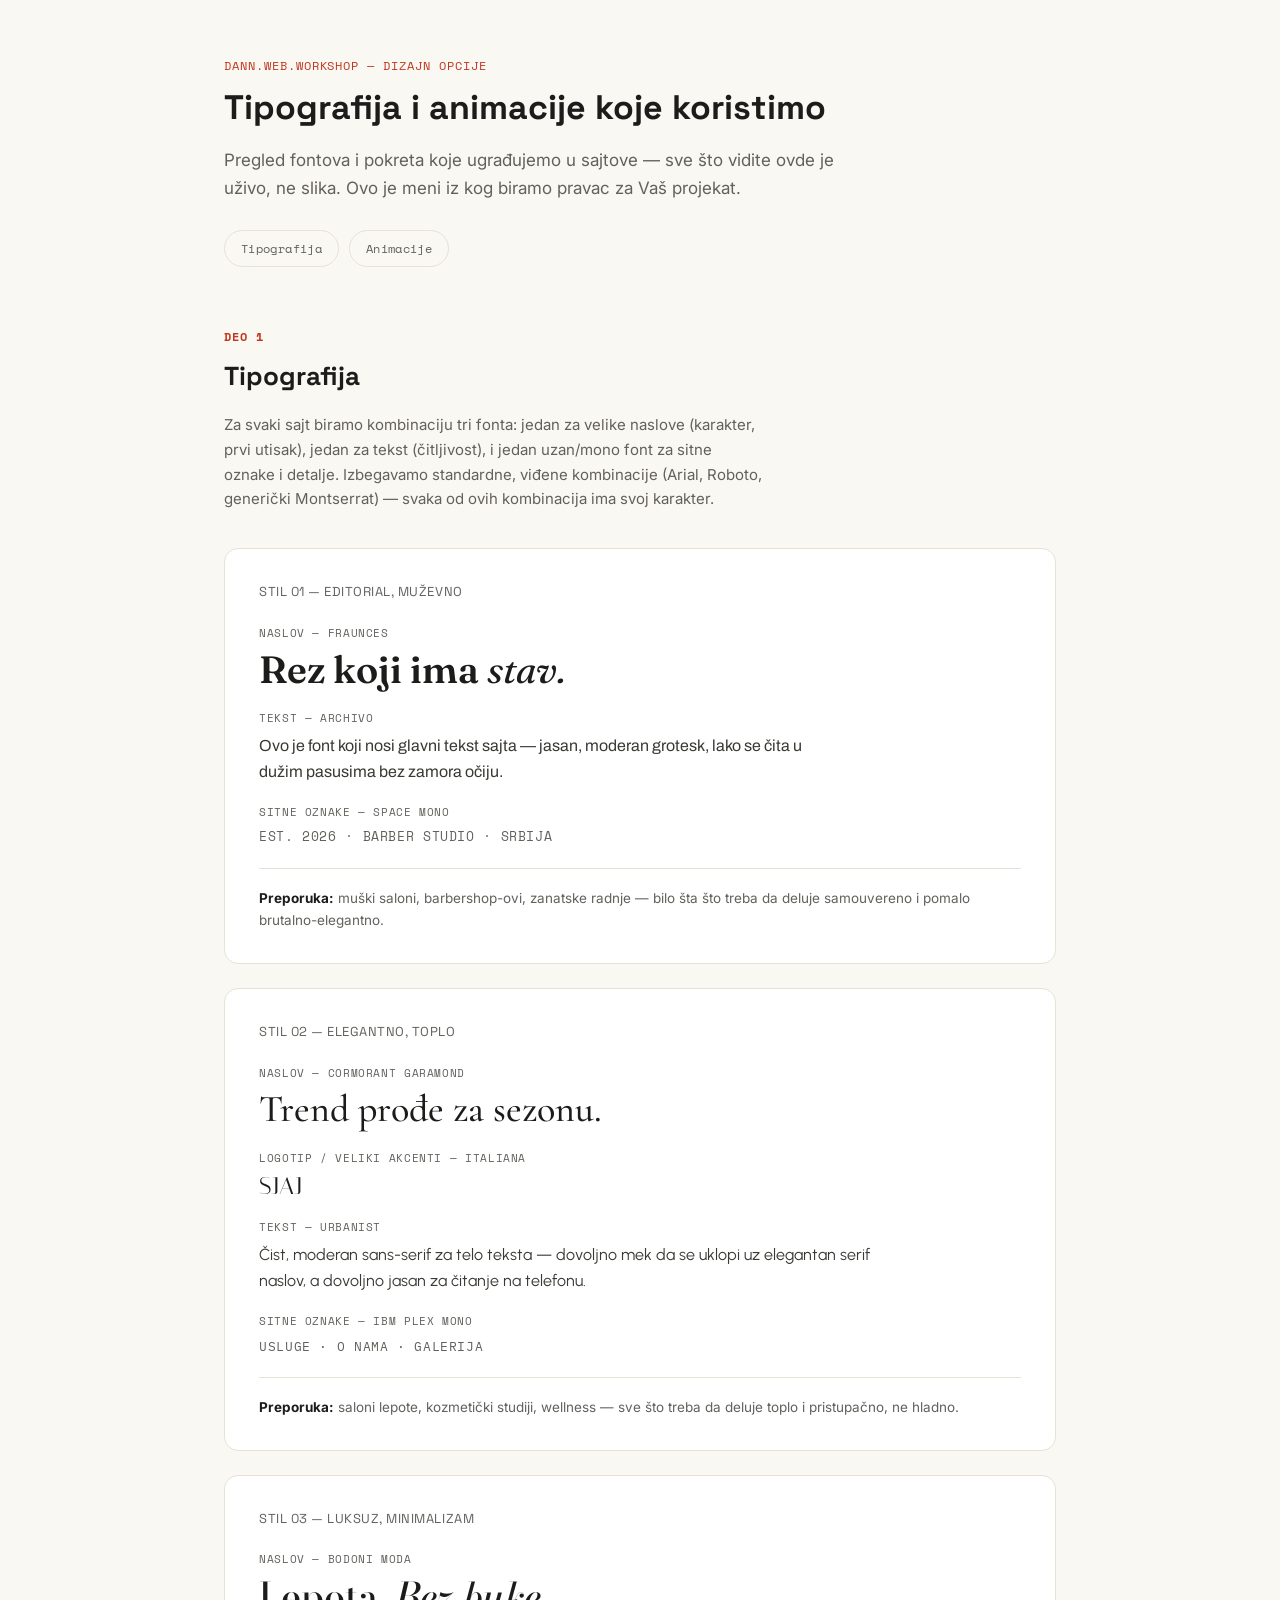
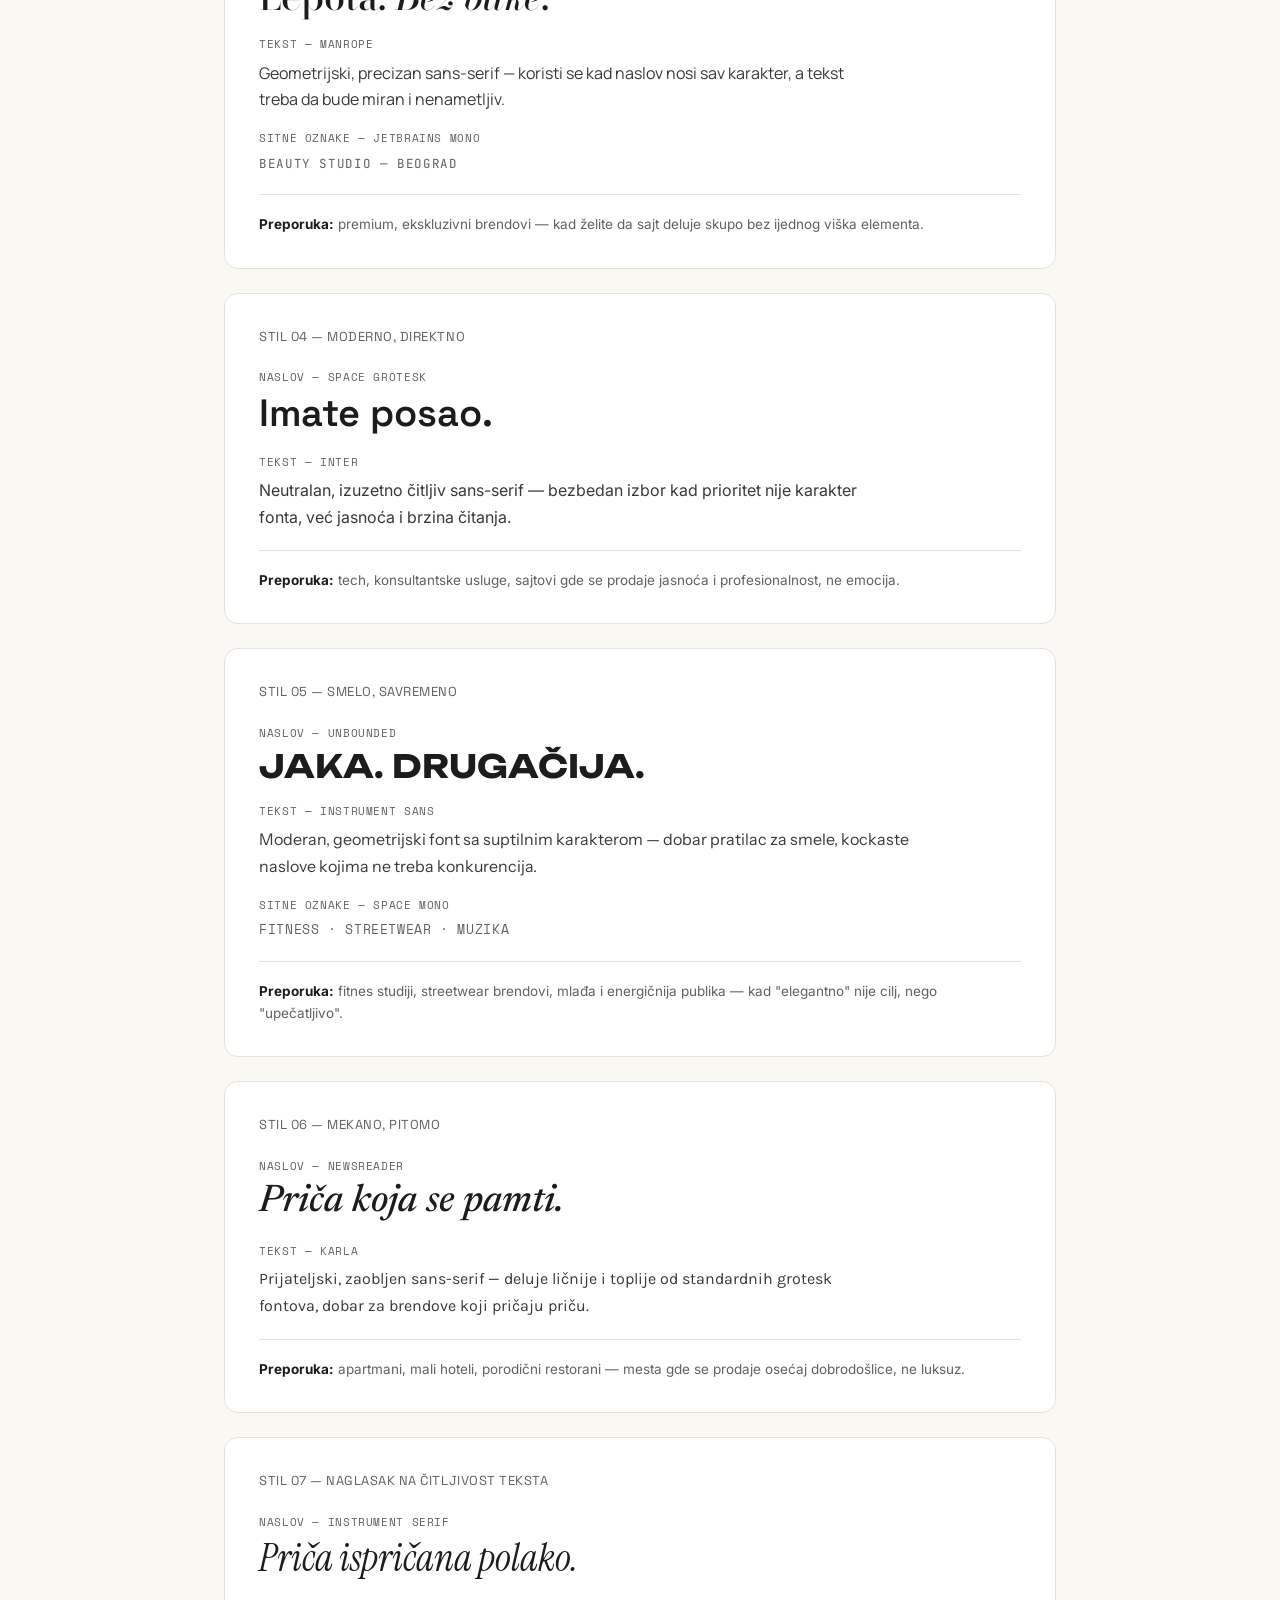
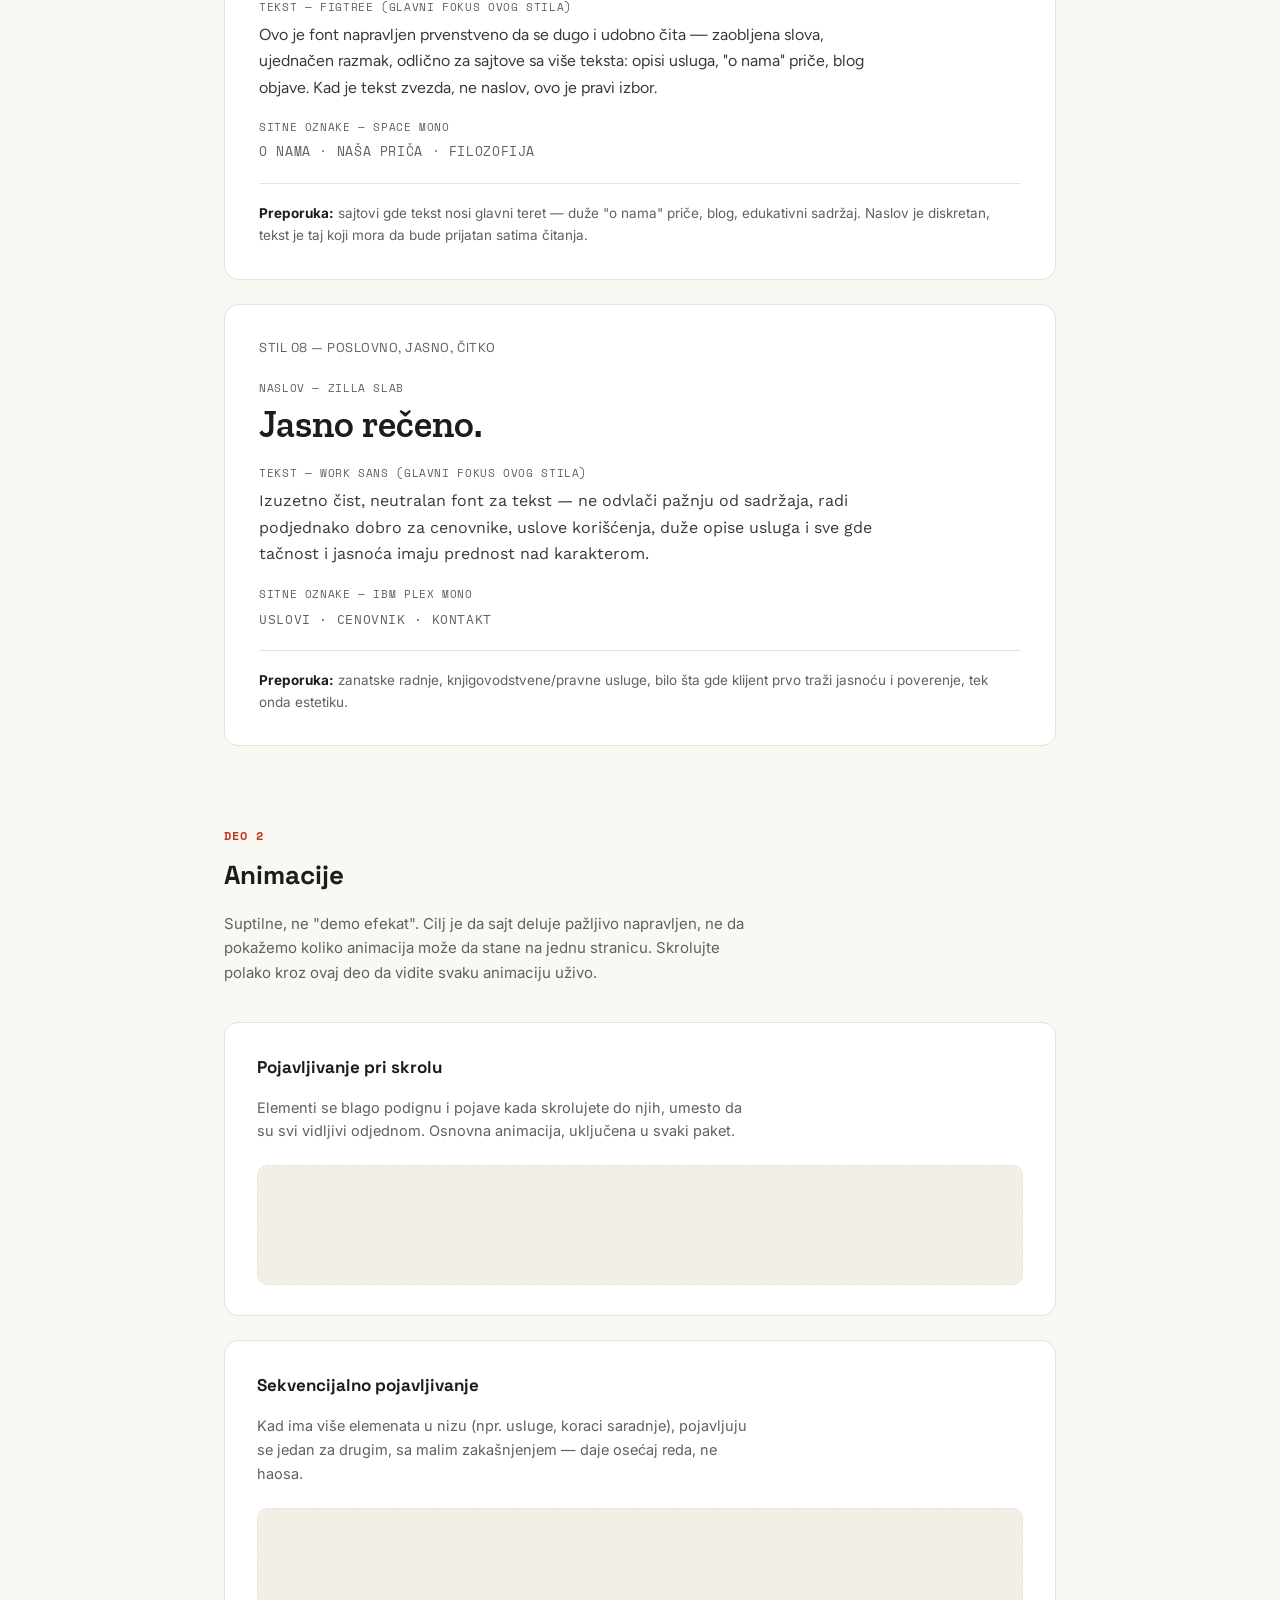
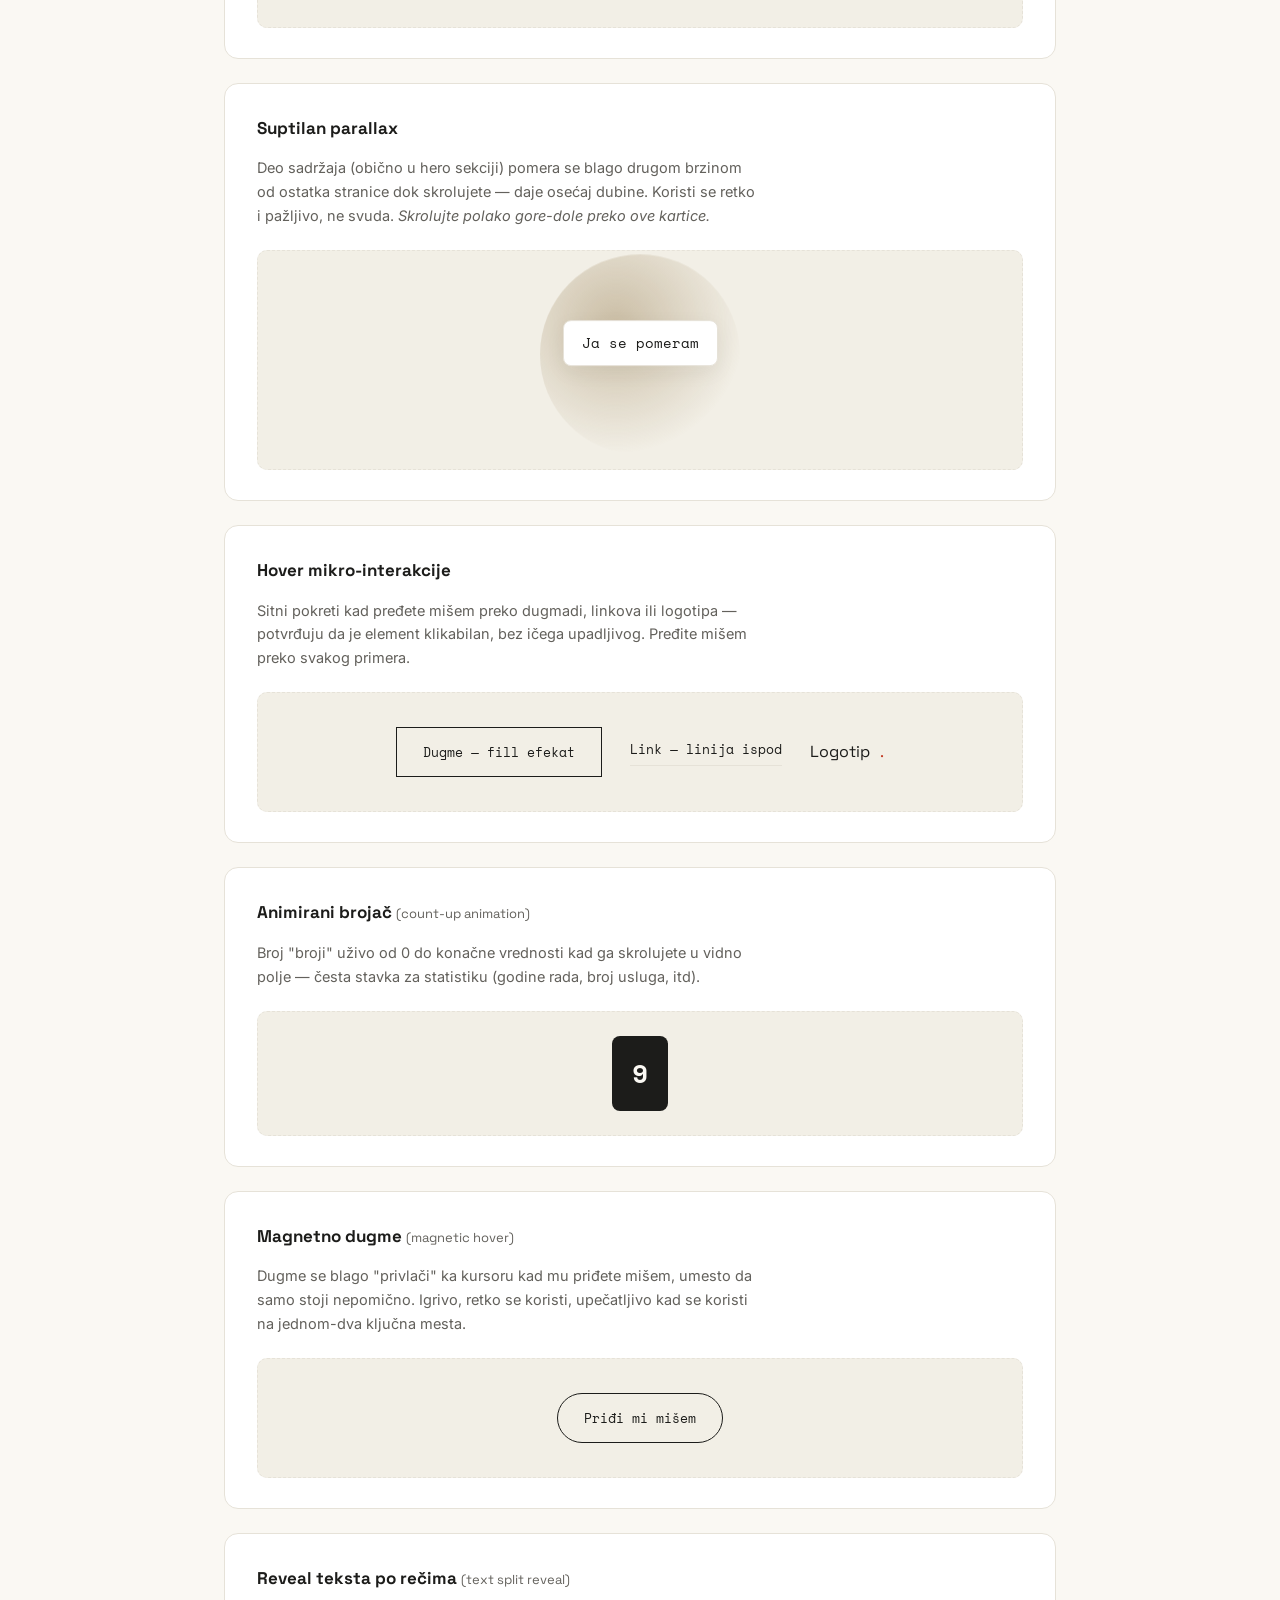
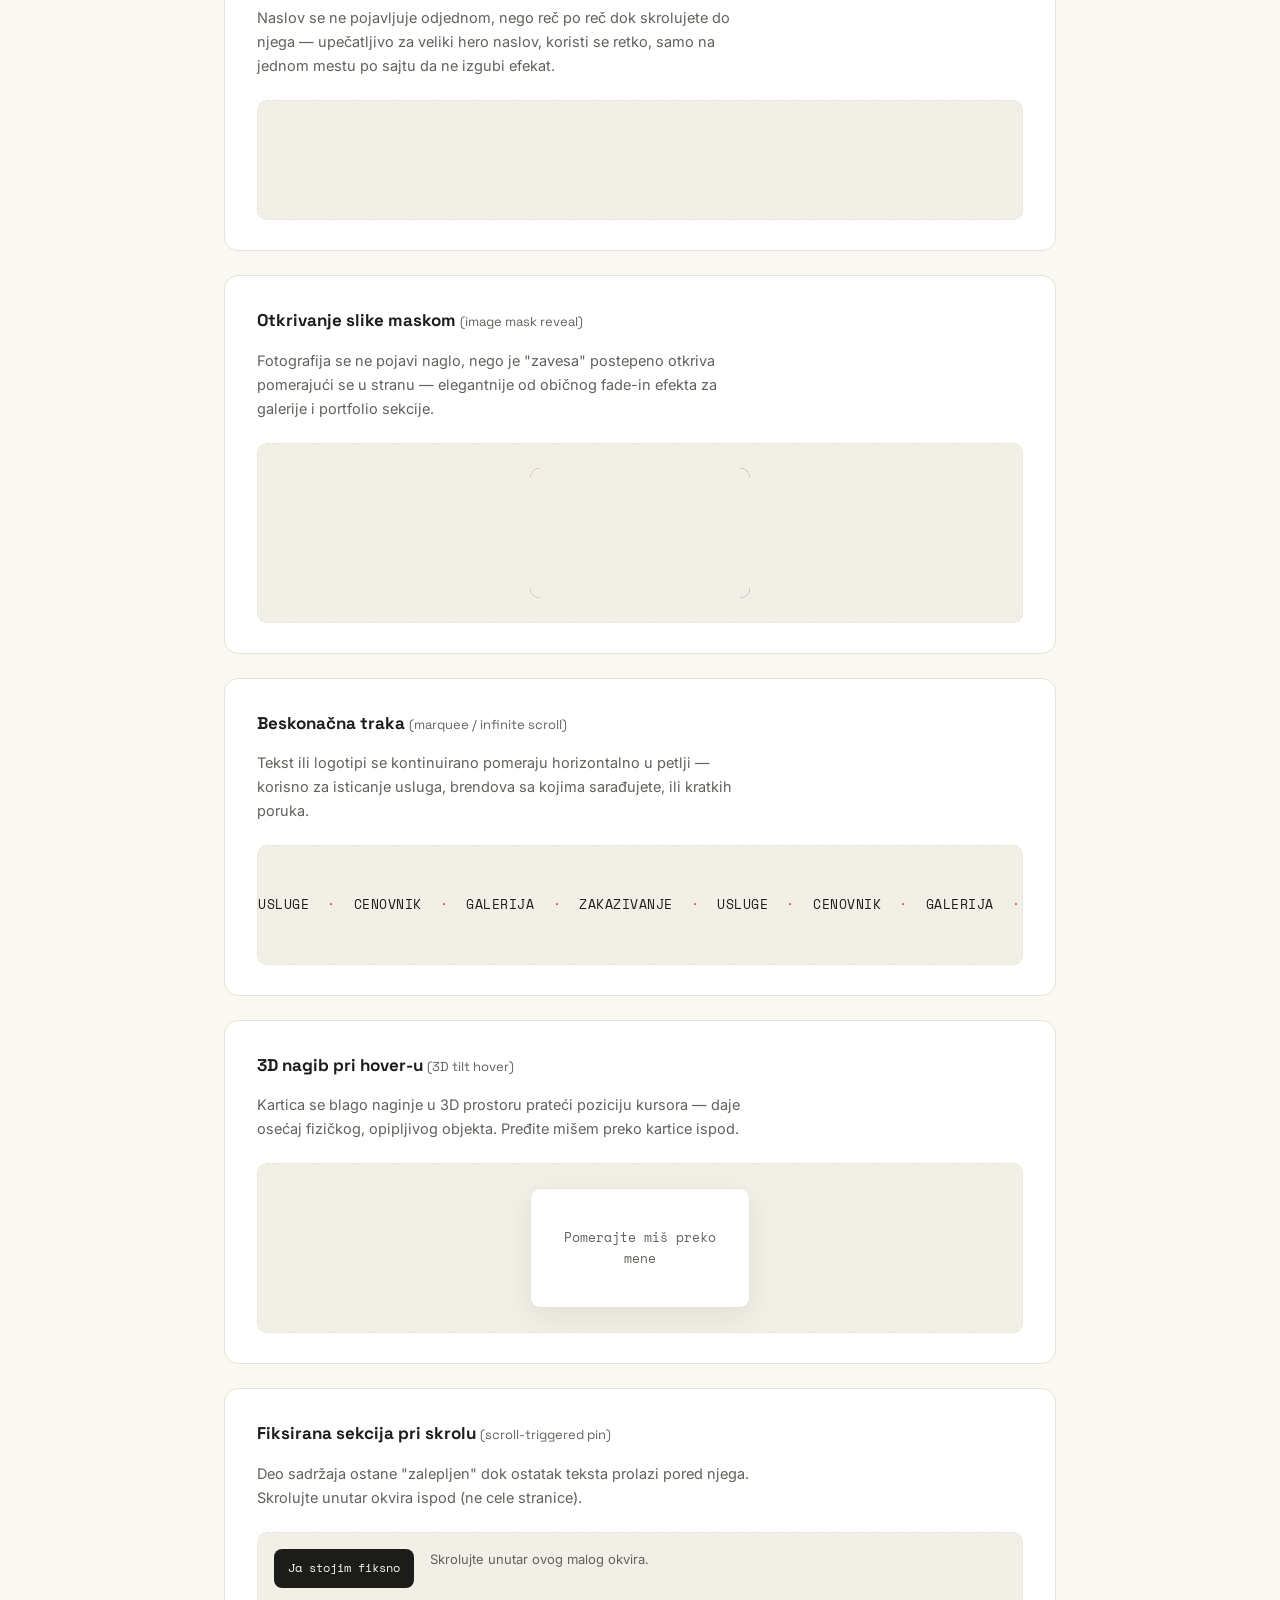
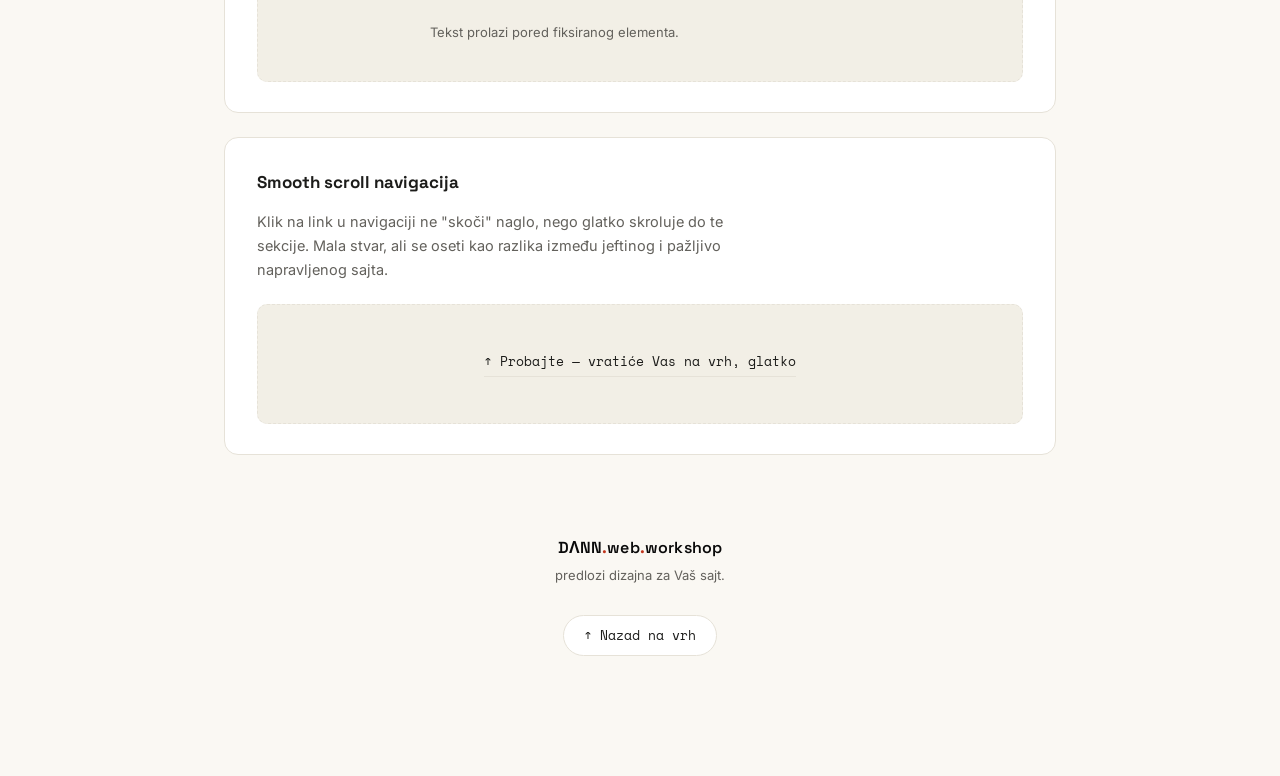
<file: tipografija-animacije.html>
<!DOCTYPE html>
<html lang="sr">
<head>
<meta charset="UTF-8">
<meta name="viewport" content="width=device-width, initial-scale=1.0">
<title>Tipografija i animacije — DANN.web.workshop</title>

<link rel="preconnect" href="https://fonts.googleapis.com">
<link rel="preconnect" href="https://fonts.gstatic.com" crossorigin>
<link href="https://fonts.googleapis.com/css2?family=Fraunces:ital,opsz,wght@0,9..144,400;0,9..144,600;1,9..144,400&family=Archivo:wght@400;500;600&family=Space+Mono:wght@400;700&family=Cormorant+Garamond:ital,wght@0,500;1,500&family=Italiana&family=Urbanist:wght@400;500;600&family=IBM+Plex+Mono:wght@400;500&family=Bodoni+Moda:ital,opsz,wght@0,6..96,500;1,6..96,500&family=Manrope:wght@400;500;600&family=JetBrains+Mono:wght@400;500&family=Space+Grotesk:wght@500;600;700&family=Inter:wght@400;500&family=Unbounded:wght@500;700&family=Instrument+Sans:wght@400;500&family=Newsreader:ital,wght@0,500;1,500&family=Karla:wght@400;500&family=Instrument+Serif:ital@0;1&family=Figtree:wght@400;500&family=Zilla+Slab:wght@500;600&family=Work+Sans:wght@400;500&display=swap" rel="stylesheet">

<style>
  :root{
    --ink:#1c1c1a; --sub:#63615c; --line:#e6e2d8; --bg:#faf8f3;
    --card:#ffffff; --accent:#C1361E; --ease:cubic-bezier(.22,.61,.36,1);
  }
  *{box-sizing:border-box;}
  html{scroll-behavior:smooth;}
  body{
    margin:0; background:var(--bg); color:var(--ink);
    font-family:'Inter',sans-serif; line-height:1.65; font-size:16px;
  }
  .wrap{max-width:880px;margin:0 auto;padding:56px 24px 120px;}

  header.top{margin-bottom:60px;}
  .eyebrow{font-family:'Space Mono',monospace;font-size:12px;letter-spacing:.08em;color:var(--accent);text-transform:uppercase;margin-bottom:12px;display:block;}
  h1{font-family:'Space Grotesk',sans-serif;font-size:34px;margin:0 0 16px;line-height:1.2;}
  .lead{color:var(--sub);font-size:17px;max-width:60ch;}

  .nav-pills{display:flex;gap:10px;margin-top:28px;flex-wrap:wrap;}
  .nav-pills a{
    font-family:'Space Mono',monospace;font-size:12px;letter-spacing:.03em;
    border:1px solid var(--line);padding:8px 16px;border-radius:20px;color:var(--sub);text-decoration:none;
  }
  .nav-pills a:hover{border-color:var(--accent);color:var(--accent);}

  h2.deo-label{font-family:'Space Mono',monospace;font-size:12px;letter-spacing:.08em;color:var(--accent);text-transform:uppercase;margin:0 0 8px;}
  h2.deo-naslov{font-family:'Space Grotesk',sans-serif;font-size:26px;margin:0 0 8px;}
  .deo-opis{color:var(--sub);font-size:15px;max-width:60ch;margin-bottom:36px;}
  section.deo{margin-bottom:80px;}

  /* ===== TIPOGRAFIJA KARTICE ===== */
  .font-card{
    background:var(--card);border:1px solid var(--line);border-radius:14px;
    padding:32px 34px;margin-bottom:24px;
  }
  .font-card__top{display:flex;justify-content:space-between;align-items:flex-start;gap:16px;margin-bottom:22px;flex-wrap:wrap;}
  .font-card__name{font-family:'Space Grotesk',sans-serif;font-size:13px;letter-spacing:.04em;color:var(--sub);text-transform:uppercase;}
  .font-card__used{font-family:'Space Mono',monospace;font-size:11px;color:var(--accent);border:1px solid var(--accent);padding:4px 10px;border-radius:12px;}

  .specimen-label{font-family:'Space Mono',monospace;font-size:10.5px;letter-spacing:.06em;color:var(--sub);text-transform:uppercase;margin:18px 0 6px;}
  .specimen-label:first-of-type{margin-top:0;}
  .specimen-header{font-size:clamp(26px,4vw,38px);line-height:1.15;margin-bottom:4px;}
  .specimen-body{font-size:16px;color:#3a3934;max-width:62ch;}
  .specimen-mono{font-size:12.5px;letter-spacing:.05em;color:var(--sub);}

  .font-card__note{
    margin-top:20px;padding-top:18px;border-top:1px solid var(--line);
    font-size:13.5px;color:var(--sub);
  }
  .font-card__note strong{color:var(--ink);}

  /* ===== ANIMACIJE ===== */
  .anim-card{
    background:var(--card);border:1px solid var(--line);border-radius:14px;
    padding:30px 32px;margin-bottom:24px;overflow:hidden;position:relative;
  }
  .anim-card__label{font-family:'Space Grotesk',sans-serif;font-size:17px;margin:0 0 6px;}
  .anim-card__desc{color:var(--sub);font-size:14.5px;margin-bottom:22px;max-width:56ch;}
  .anim-stage{
    background:#f2efe6;border:1px dashed var(--line);border-radius:10px;
    min-height:120px;display:flex;align-items:center;justify-content:center;gap:16px;
    padding:24px;flex-wrap:wrap;position:relative;overflow:hidden;
  }

  .demo-box{
    background:var(--ink);color:var(--bg);font-family:'Space Mono',monospace;font-size:12px;
    padding:16px 20px;border-radius:8px;
  }

  /* reveal on scroll */
  .reveal-demo{opacity:0;transform:translateY(22px);transition:opacity .8s var(--ease),transform .8s var(--ease);}
  .reveal-demo.is-visible{opacity:1;transform:translateY(0);}

  /* stagger */
  .stagger-demo .demo-box{transition-delay:0s;}
  .stagger-demo .demo-box:nth-child(2){transition-delay:.12s;}
  .stagger-demo .demo-box:nth-child(3){transition-delay:.24s;}

  /* parallax */
  .parallax-stage{height:220px;}
  .parallax-back{
    position:absolute;width:200px;height:200px;border-radius:50%;
    background:radial-gradient(circle at 38% 35%, rgba(138,109,59,.38), rgba(138,109,59,0) 72%);
    top:50%;left:50%;transform:translate(-50%,-50%);
    will-change:transform;pointer-events:none;
  }
  .parallax-layer{
    position:absolute;inset:0;display:flex;align-items:center;justify-content:center;
    font-family:'Space Mono',monospace;font-size:14px;color:var(--ink);
    will-change:transform;
  }
  .parallax-layer span{
    background:var(--card);border:1px solid var(--line);border-radius:8px;
    padding:10px 18px;box-shadow:0 6px 20px rgba(28,28,26,.06);
  }

  /* hover: dugme sa fill sweep */
  .btn-demo{
    font-family:'Space Mono',monospace;font-size:13px;padding:14px 26px;
    border:1px solid var(--ink);position:relative;overflow:hidden;cursor:pointer;background:none;color:var(--ink);
  }
  .btn-demo span{position:relative;z-index:2;transition:color .4s var(--ease);}
  .btn-demo::before{content:'';position:absolute;inset:0;background:var(--ink);transform:translateX(-101%);transition:transform .4s var(--ease);z-index:1;}
  .btn-demo:hover::before{transform:translateX(0);}
  .btn-demo:hover span{color:var(--bg);}

  /* hover: underline sweep */
  .link-demo{
    font-family:'Space Mono',monospace;font-size:13px;position:relative;padding-bottom:4px;
    border-bottom:1px solid var(--line);color:var(--ink);text-decoration:none;
  }
  .link-demo:hover{border-color:var(--accent);color:var(--accent);}

  /* hover: dot scale */
  .dot-demo{display:inline-flex;align-items:center;gap:10px;font-family:'Space Grotesk',sans-serif;font-size:16px;cursor:pointer;}
  .dot-demo .dot{color:var(--accent);display:inline-block;transition:transform .3s var(--ease);}
  .dot-demo:hover .dot{transform:scale(1.5);}

  @media(max-width:640px){
    .font-card{padding:24px 22px;}
  }

  /* text split reveal */
  .split-text{font-family:'Space Grotesk',sans-serif;font-size:22px;font-weight:600;margin:0;}
  .split-text .word{display:inline-block;opacity:0;transform:translateY(16px);transition:opacity .5s var(--ease),transform .5s var(--ease);}
  .split-text .word.is-visible{opacity:1;transform:translateY(0);}

  /* image mask reveal */
  .mask-reveal-wrap{position:relative;width:220px;height:130px;border-radius:10px;overflow:hidden;}
  .mask-reveal-img{position:absolute;inset:0;background:linear-gradient(135deg,#C1361E,#2f2e2a);}
  .mask-reveal-curtain{position:absolute;inset:0;background:#f2efe6;transform:translateX(0);transition:transform 1s var(--ease);}
  .mask-reveal-curtain.is-visible{transform:translateX(101%);}

  /* marquee */
  .marquee-track{
    display:flex;gap:18px;white-space:nowrap;align-items:center;
    font-family:'Space Mono',monospace;font-size:13px;letter-spacing:.04em;color:var(--ink);
    animation:marquee-scroll 10s linear infinite;
  }
  .marquee-track .dot-sep{color:var(--accent);}
  @keyframes marquee-scroll{from{transform:translateX(0);}to{transform:translateX(-50%);}}

  /* 3D tilt */
  .tilt-card{
    width:220px;height:120px;background:var(--card);border:1px solid var(--line);border-radius:10px;
    display:flex;align-items:center;justify-content:center;text-align:center;padding:16px;
    font-family:'Space Mono',monospace;font-size:13px;color:var(--sub);
    transition:transform .15s ease-out;transform-style:preserve-3d;
    box-shadow:0 10px 30px rgba(28,28,26,.07);
  }

  /* scroll-triggered pin */
  .pin-demo-scroll{
    background:#f2efe6;border:1px dashed var(--line);border-radius:10px;
    height:150px;overflow-y:auto;
  }
  .pin-demo-wrap{display:flex;gap:16px;padding:16px;}
  .pin-demo-sticky{
    position:sticky;top:16px;align-self:flex-start;flex-shrink:0;
    background:var(--ink);color:var(--bg);padding:10px 14px;border-radius:8px;
    font-family:'Space Mono',monospace;font-size:11.5px;white-space:nowrap;
  }
  .pin-demo-content p{font-size:13px;color:var(--sub);margin:0 0 52px;}
  .pin-demo-content p:last-child{margin-bottom:8px;}

  .dann-logo{font-family:'Space Grotesk',sans-serif;font-weight:600;color:#0a0a0a;font-size:15px;letter-spacing:.01em;}
  .dann-logo .dot{color:#C1361E;font-weight:800;}

  footer.end{margin-top:70px;text-align:center;font-size:13px;color:var(--sub);}
  footer.end .dann-logo{display:block;margin-bottom:4px;font-size:16px;}

  .to-top{
    display:inline-flex;align-items:center;gap:8px;margin-top:28px;
    border:1px solid var(--line);border-radius:24px;padding:10px 20px;
    background:var(--card);font-family:'Space Mono',monospace;font-size:12.5px;color:var(--ink);
    cursor:pointer;transition:border-color .25s var(--ease),color .25s var(--ease);
  }
  .to-top:hover{border-color:var(--accent);color:var(--accent);}
</style>
</head>
<body>
<div class="wrap">

  <header class="top">
    <span class="eyebrow">DANN.web.workshop — dizajn opcije</span>
    <h1>Tipografija i animacije koje koristimo</h1>
    <p class="lead">Pregled fontova i pokreta koje ugrađujemo u sajtove — sve što vidite ovde je uživo, ne slika. Ovo je meni iz kog biramo pravac za Vaš projekat.</p>
    <div class="nav-pills">
      <a href="#tipografija">Tipografija</a>
      <a href="#animacije">Animacije</a>
    </div>
  </header>

  <!-- ====================== TIPOGRAFIJA ====================== -->
  <section class="deo" id="tipografija">
    <h2 class="deo-label">Deo 1</h2>
    <h2 class="deo-naslov">Tipografija</h2>
    <p class="deo-opis">Za svaki sajt biramo kombinaciju tri fonta: jedan za velike naslove (karakter, prvi utisak), jedan za tekst (čitljivost), i jedan uzan/mono font za sitne oznake i detalje. Izbegavamo standardne, viđene kombinacije (Arial, Roboto, generički Montserrat) — svaka od ovih kombinacija ima svoj karakter.</p>

    <!-- STIL 1 -->
    <div class="font-card">
      <div class="font-card__top">
        <span class="font-card__name">Stil 01 — Editorial, muževno</span>
      </div>

      <div class="specimen-label">Naslov — Fraunces</div>
      <div class="specimen-header" style="font-family:'Fraunces',serif;font-weight:600;">Rez koji ima <em style="font-style:italic;font-weight:400;">stav.</em></div>

      <div class="specimen-label">Tekst — Archivo</div>
      <div class="specimen-body" style="font-family:'Archivo',sans-serif;">Ovo je font koji nosi glavni tekst sajta — jasan, moderan grotesk, lako se čita u dužim pasusima bez zamora očiju.</div>

      <div class="specimen-label">Sitne oznake — Space Mono</div>
      <div class="specimen-mono" style="font-family:'Space Mono',monospace;">EST. 2026 · BARBER STUDIO · SRBIJA</div>

      <div class="font-card__note"><strong>Preporuka:</strong> muški saloni, barbershop-ovi, zanatske radnje — bilo šta što treba da deluje samouvereno i pomalo brutalno-elegantno.</div>
    </div>

    <!-- STIL 2 -->
    <div class="font-card">
      <div class="font-card__top">
        <span class="font-card__name">Stil 02 — Elegantno, toplo</span>
      </div>

      <div class="specimen-label">Naslov — Cormorant Garamond</div>
      <div class="specimen-header" style="font-family:'Cormorant Garamond',serif;font-weight:500;">Trend prođe za sezonu.</div>

      <div class="specimen-label">Logotip / veliki akcenti — Italiana</div>
      <div class="specimen-header" style="font-family:'Italiana',serif;font-size:24px;letter-spacing:.03em;">SJAJ</div>

      <div class="specimen-label">Tekst — Urbanist</div>
      <div class="specimen-body" style="font-family:'Urbanist',sans-serif;">Čist, moderan sans-serif za telo teksta — dovoljno mek da se uklopi uz elegantan serif naslov, a dovoljno jasan za čitanje na telefonu.</div>

      <div class="specimen-label">Sitne oznake — IBM Plex Mono</div>
      <div class="specimen-mono" style="font-family:'IBM Plex Mono',monospace;">USLUGE · O NAMA · GALERIJA</div>

      <div class="font-card__note"><strong>Preporuka:</strong> saloni lepote, kozmetički studiji, wellness — sve što treba da deluje toplo i pristupačno, ne hladno.</div>
    </div>

    <!-- STIL 3 -->
    <div class="font-card">
      <div class="font-card__top">
        <span class="font-card__name">Stil 03 — Luksuz, minimalizam</span>
      </div>

      <div class="specimen-label">Naslov — Bodoni Moda</div>
      <div class="specimen-header" style="font-family:'Bodoni Moda',serif;font-weight:500;">Lepota. <em style="font-style:italic;">Bez buke.</em></div>

      <div class="specimen-label">Tekst — Manrope</div>
      <div class="specimen-body" style="font-family:'Manrope',sans-serif;">Geometrijski, precizan sans-serif — koristi se kad naslov nosi sav karakter, a tekst treba da bude miran i nenametljiv.</div>

      <div class="specimen-label">Sitne oznake — JetBrains Mono</div>
      <div class="specimen-mono" style="font-family:'JetBrains Mono',monospace;">BEAUTY STUDIO — BEOGRAD</div>

      <div class="font-card__note"><strong>Preporuka:</strong> premium, ekskluzivni brendovi — kad želite da sajt deluje skupo bez ijednog viška elementa.</div>
    </div>

    <!-- STIL 4 -->
    <div class="font-card">
      <div class="font-card__top">
        <span class="font-card__name">Stil 04 — Moderno, direktno</span>
      </div>

      <div class="specimen-label">Naslov — Space Grotesk</div>
      <div class="specimen-header" style="font-family:'Space Grotesk',sans-serif;font-weight:600;">Imate posao.</div>

      <div class="specimen-label">Tekst — Inter</div>
      <div class="specimen-body" style="font-family:'Inter',sans-serif;">Neutralan, izuzetno čitljiv sans-serif — bezbedan izbor kad prioritet nije karakter fonta, već jasnoća i brzina čitanja.</div>

      <div class="font-card__note"><strong>Preporuka:</strong> tech, konsultantske usluge, sajtovi gde se prodaje jasnoća i profesionalnost, ne emocija.</div>
    </div>

    <!-- STIL 5 - NOVO -->
    <div class="font-card">
      <div class="font-card__top">
        <span class="font-card__name">Stil 05 — Smelo, savremeno</span>
      </div>

      <div class="specimen-label">Naslov — Unbounded</div>
      <div class="specimen-header" style="font-family:'Unbounded',sans-serif;font-weight:700;font-size:clamp(22px,3.4vw,32px);">JAKA. DRUGAČIJA.</div>

      <div class="specimen-label">Tekst — Instrument Sans</div>
      <div class="specimen-body" style="font-family:'Instrument Sans',sans-serif;">Moderan, geometrijski font sa suptilnim karakterom — dobar pratilac za smele, kockaste naslove kojima ne treba konkurencija.</div>

      <div class="specimen-label">Sitne oznake — Space Mono</div>
      <div class="specimen-mono" style="font-family:'Space Mono',monospace;">FITNESS · STREETWEAR · MUZIKA</div>

      <div class="font-card__note"><strong>Preporuka:</strong> fitnes studiji, streetwear brendovi, mlađa i energičnija publika — kad "elegantno" nije cilj, nego "upečatljivo".</div>
    </div>

    <!-- STIL 6 - NOVO -->
    <div class="font-card">
      <div class="font-card__top">
        <span class="font-card__name">Stil 06 — Mekano, pitomo</span>
      </div>

      <div class="specimen-label">Naslov — Newsreader</div>
      <div class="specimen-header" style="font-family:'Newsreader',serif;font-weight:500;font-style:italic;">Priča koja se pamti.</div>

      <div class="specimen-label">Tekst — Karla</div>
      <div class="specimen-body" style="font-family:'Karla',sans-serif;">Prijateljski, zaobljen sans-serif — deluje ličnije i toplije od standardnih grotesk fontova, dobar za brendove koji pričaju priču.</div>

      <div class="font-card__note"><strong>Preporuka:</strong> apartmani, mali hoteli, porodični restorani — mesta gde se prodaje osećaj dobrodošlice, ne luksuz.</div>
    </div>

    <!-- STIL 7 - NOVO, fokus na tekst -->
    <div class="font-card">
      <div class="font-card__top">
        <span class="font-card__name">Stil 07 — Naglasak na čitljivost teksta</span>
      </div>

      <div class="specimen-label">Naslov — Instrument Serif</div>
      <div class="specimen-header" style="font-family:'Instrument Serif',serif;font-style:italic;">Priča ispričana polako.</div>

      <div class="specimen-label">Tekst — Figtree (glavni fokus ovog stila)</div>
      <div class="specimen-body" style="font-family:'Figtree',sans-serif;">Ovo je font napravljen prvenstveno da se dugo i udobno čita — zaobljena slova, ujednačen razmak, odlično za sajtove sa više teksta: opisi usluga, "o nama" priče, blog objave. Kad je tekst zvezda, ne naslov, ovo je pravi izbor.</div>

      <div class="specimen-label">Sitne oznake — Space Mono</div>
      <div class="specimen-mono" style="font-family:'Space Mono',monospace;">O NAMA · NAŠA PRIČA · FILOZOFIJA</div>

      <div class="font-card__note"><strong>Preporuka:</strong> sajtovi gde tekst nosi glavni teret — duže "o nama" priče, blog, edukativni sadržaj. Naslov je diskretan, tekst je taj koji mora da bude prijatan satima čitanja.</div>
    </div>

    <!-- STIL 8 - NOVO, fokus na tekst -->
    <div class="font-card">
      <div class="font-card__top">
        <span class="font-card__name">Stil 08 — Poslovno, jasno, čitko</span>
      </div>

      <div class="specimen-label">Naslov — Zilla Slab</div>
      <div class="specimen-header" style="font-family:'Zilla Slab',serif;font-weight:600;">Jasno rečeno.</div>

      <div class="specimen-label">Tekst — Work Sans (glavni fokus ovog stila)</div>
      <div class="specimen-body" style="font-family:'Work Sans',sans-serif;">Izuzetno čist, neutralan font za tekst — ne odvlači pažnju od sadržaja, radi podjednako dobro za cenovnike, uslove korišćenja, duže opise usluga i sve gde tačnost i jasnoća imaju prednost nad karakterom.</div>

      <div class="specimen-label">Sitne oznake — IBM Plex Mono</div>
      <div class="specimen-mono" style="font-family:'IBM Plex Mono',monospace;">USLOVI · CENOVNIK · KONTAKT</div>

      <div class="font-card__note"><strong>Preporuka:</strong> zanatske radnje, knjigovodstvene/pravne usluge, bilo šta gde klijent prvo traži jasnoću i poverenje, tek onda estetiku.</div>
    </div>
  </section>

  <!-- ====================== ANIMACIJE ====================== -->
  <section class="deo" id="animacije">
    <h2 class="deo-label">Deo 2</h2>
    <h2 class="deo-naslov">Animacije</h2>
    <p class="deo-opis">Suptilne, ne "demo efekat". Cilj je da sajt deluje pažljivo napravljen, ne da pokažemo koliko animacija može da stane na jednu stranicu. Skrolujte polako kroz ovaj deo da vidite svaku animaciju uživo.</p>

    <div class="anim-card">
      <h3 class="anim-card__label">Pojavljivanje pri skrolu</h3>
      <p class="anim-card__desc">Elementi se blago podignu i pojave kada skrolujete do njih, umesto da su svi vidljivi odjednom. Osnovna animacija, uključena u svaki paket.</p>
      <div class="anim-stage">
        <div class="demo-box reveal-demo">Pojavljujem se kad me vidite</div>
      </div>
    </div>

    <div class="anim-card">
      <h3 class="anim-card__label">Sekvencijalno pojavljivanje</h3>
      <p class="anim-card__desc">Kad ima više elemenata u nizu (npr. usluge, koraci saradnje), pojavljuju se jedan za drugim, sa malim zakašnjenjem — daje osećaj reda, ne haosa.</p>
      <div class="anim-stage stagger-demo">
        <div class="demo-box reveal-demo">01</div>
        <div class="demo-box reveal-demo">02</div>
        <div class="demo-box reveal-demo">03</div>
      </div>
    </div>

    <div class="anim-card">
      <h3 class="anim-card__label">Suptilan parallax</h3>
      <p class="anim-card__desc">Deo sadržaja (obično u hero sekciji) pomera se blago drugom brzinom od ostatka stranice dok skrolujete — daje osećaj dubine. Koristi se retko i pažljivo, ne svuda. <em>Skrolujte polako gore-dole preko ove kartice.</em></p>
      <div class="anim-stage parallax-stage">
        <div class="parallax-back" id="parallaxBack"></div>
        <div class="parallax-layer" id="parallaxDemo"><span>Ja se pomeram</span></div>
      </div>
    </div>

    <div class="anim-card">
      <h3 class="anim-card__label">Hover mikro-interakcije</h3>
      <p class="anim-card__desc">Sitni pokreti kad pređete mišem preko dugmadi, linkova ili logotipa — potvrđuju da je element klikabilan, bez ičega upadljivog. Pređite mišem preko svakog primera.</p>
      <div class="anim-stage" style="gap:28px;">
        <button class="btn-demo"><span>Dugme — fill efekat</span></button>
        <a href="#" class="link-demo" onclick="return false;">Link — linija ispod</a>
        <span class="dot-demo">Logotip<span class="dot">.</span></span>
      </div>
    </div>

    
    <div class="anim-card">
      <h3 class="anim-card__label">Animirani brojač <span style="font-weight:400;color:var(--sub);font-size:13px;">(count-up animation)</span></h3>
      <p class="anim-card__desc">Broj "broji" uživo od 0 do konačne vrednosti kad ga skrolujete u vidno polje — česta stavka za statistiku (godine rada, broj usluga, itd).</p>
      <div class="anim-stage">
        <div class="demo-box" id="counterDemo" style="font-size:26px;font-weight:700;">0</div>
      </div>
    </div>

    <div class="anim-card">
      <h3 class="anim-card__label">Magnetno dugme <span style="font-weight:400;color:var(--sub);font-size:13px;">(magnetic hover)</span></h3>
      <p class="anim-card__desc">Dugme se blago "privlači" ka kursoru kad mu priđete mišem, umesto da samo stoji nepomično. Igrivo, retko se koristi, upečatljivo kad se koristi na jednom-dva ključna mesta.</p>
      <div class="anim-stage">
        <button class="btn-demo" id="magneticDemo" style="border-radius:30px;"><span>Priđi mi mišem</span></button>
      </div>
    </div>

    <div class="anim-card">
      <h3 class="anim-card__label">Reveal teksta po rečima <span style="font-weight:400;color:var(--sub);font-size:13px;">(text split reveal)</span></h3>
      <p class="anim-card__desc">Naslov se ne pojavljuje odjednom, nego reč po reč dok skrolujete do njega — upečatljivo za veliki hero naslov, koristi se retko, samo na jednom mestu po sajtu da ne izgubi efekat.</p>
      <div class="anim-stage">
        <h4 class="split-text" id="splitTextDemo">Svaka reč stiže posebno</h4>
      </div>
    </div>

    <div class="anim-card">
      <h3 class="anim-card__label">Otkrivanje slike maskom <span style="font-weight:400;color:var(--sub);font-size:13px;">(image mask reveal)</span></h3>
      <p class="anim-card__desc">Fotografija se ne pojavi naglo, nego je "zavesa" postepeno otkriva pomerajući se u stranu — elegantnije od običnog fade-in efekta za galerije i portfolio sekcije.</p>
      <div class="anim-stage">
        <div class="mask-reveal-wrap" id="maskWrap">
          <div class="mask-reveal-img"></div>
          <div class="mask-reveal-curtain" id="maskCurtain"></div>
        </div>
      </div>
    </div>

    <div class="anim-card">
      <h3 class="anim-card__label">Beskonačna traka <span style="font-weight:400;color:var(--sub);font-size:13px;">(marquee / infinite scroll)</span></h3>
      <p class="anim-card__desc">Tekst ili logotipi se kontinuirano pomeraju horizontalno u petlji — korisno za isticanje usluga, brendova sa kojima sarađujete, ili kratkih poruka.</p>
      <div class="anim-stage" style="justify-content:flex-start;padding:0;overflow:hidden;">
        <div class="marquee-track">
          <span>USLUGE</span><span class="dot-sep">·</span><span>CENOVNIK</span><span class="dot-sep">·</span><span>GALERIJA</span><span class="dot-sep">·</span><span>ZAKAZIVANJE</span><span class="dot-sep">·</span>
          <span>USLUGE</span><span class="dot-sep">·</span><span>CENOVNIK</span><span class="dot-sep">·</span><span>GALERIJA</span><span class="dot-sep">·</span><span>ZAKAZIVANJE</span><span class="dot-sep">·</span>
        </div>
      </div>
    </div>

    <div class="anim-card">
      <h3 class="anim-card__label">3D nagib pri hover-u <span style="font-weight:400;color:var(--sub);font-size:13px;">(3D tilt hover)</span></h3>
      <p class="anim-card__desc">Kartica se blago naginje u 3D prostoru prateći poziciju kursora — daje osećaj fizičkog, opipljivog objekta. Pređite mišem preko kartice ispod.</p>
      <div class="anim-stage">
        <div class="tilt-card" id="tiltCard">Pomerajte miš preko mene</div>
      </div>
    </div>

    <div class="anim-card">
      <h3 class="anim-card__label">Fiksirana sekcija pri skrolu <span style="font-weight:400;color:var(--sub);font-size:13px;">(scroll-triggered pin)</span></h3>
      <p class="anim-card__desc">Deo sadržaja ostane "zalepljen" dok ostatak teksta prolazi pored njega. Skrolujte unutar okvira ispod (ne cele stranice).</p>
      <div class="pin-demo-scroll">
        <div class="pin-demo-wrap">
          <div class="pin-demo-sticky">Ja stojim fiksno</div>
          <div class="pin-demo-content">
            <p>Skrolujte unutar ovog malog okvira.</p>
            <p>Tekst prolazi pored fiksiranog elementa.</p>
            <p>Koristi se kad slika treba da "sačeka" dok tekst objašnjava nešto pored nje.</p>
            <p>Ovo je kraj primera.</p>
          </div>
        </div>
      </div>
    </div>

    <div class="anim-card">
      <h3 class="anim-card__label">Smooth scroll navigacija</h3>
      <p class="anim-card__desc">Klik na link u navigaciji ne "skoči" naglo, nego glatko skroluje do te sekcije. Mala stvar, ali se oseti kao razlika između jeftinog i pažljivo napravljenog sajta.</p>
      <div class="anim-stage">
        <a href="#" id="smoothScrollDemo" class="link-demo">↑ Probajte — vratiće Vas na vrh, glatko</a>
      </div>
    </div>
  </section>

  <footer class="end">
    <span class="dann-logo">DΛNN<span class="dot">.</span>web<span class="dot">.</span>workshop</span>
    predlozi dizajna za Vaš sajt.
    <br>
    <button class="to-top" id="toTopBtn">↑ Nazad na vrh</button>
  </footer>

</div>

<script>
(function(){
  // dugme "nazad na vrh" — stoji na dnu stranice, ne prati skrol
  const toTopBtn = document.getElementById('toTopBtn');
  if (toTopBtn) {
    toTopBtn.addEventListener('click', function(){
      window.scrollTo({ top: 0, behavior: 'smooth' });
    });
  }

  // demo link u sredini stranice — isto ponasanje, pravi vrh stranice
  const smoothScrollDemo = document.getElementById('smoothScrollDemo');
  if (smoothScrollDemo) {
    smoothScrollDemo.addEventListener('click', function(e){
      e.preventDefault();
      window.scrollTo({ top: 0, behavior: 'smooth' });
    });
  }

  // reveal on scroll — ponavlja se svaki put kad element udje/izadje iz vidnog polja,
  // ne samo jednom, da bi demonstracija radila pouzdano bez obzira na velicinu ekrana
  const revealEls = document.querySelectorAll('.reveal-demo');
  const io = new IntersectionObserver(function(entries){
    entries.forEach(function(entry){
      entry.target.classList.toggle('is-visible', entry.isIntersecting);
    });
  }, { threshold: 0.35, rootMargin: '-12% 0px -12% 0px' });
  revealEls.forEach(function(el){ io.observe(el); });

  // parallax demo — dva sloja, razlicita brzina pomeranja
  const layer = document.getElementById('parallaxDemo');
  const back = document.getElementById('parallaxBack');
  const stage = layer ? layer.closest('.parallax-stage') : null;
  if (layer && stage) {
    function updateParallax(){
      const rect = stage.getBoundingClientRect();
      const vh = window.innerHeight;
      if (rect.top < vh && rect.bottom > 0) {
        const progress = (vh - rect.top) / (vh + rect.height); // 0 -> 1 kroz prolazak kroz ekran
        const shiftFront = (progress - 0.5) * 90;   // prednji sloj — brze, veci pomeraj
        const shiftBack  = (progress - 0.5) * 30;   // pozadinski sloj — sporije, manji pomeraj
        layer.style.transform = 'translateY(' + shiftFront + 'px)';
        back.style.transform  = 'translate(-50%, calc(-50% + ' + shiftBack + 'px))';
      }
    }
    window.addEventListener('scroll', updateParallax, { passive: true });
    updateParallax();
  }

  // animirani brojac — ponavlja se svaki put kad udje u vidno polje
  const counterEl = document.getElementById('counterDemo');
  if (counterEl) {
    let running = false;
    const counterIo = new IntersectionObserver(function(entries){
      entries.forEach(function(entry){
        if (entry.isIntersecting && !running) {
          running = true;
          counterEl.textContent = '0';
          const target = 15;
          const duration = 1200;
          const startTime = performance.now();
          function tick(now){
            const progress = Math.min((now - startTime) / duration, 1);
            counterEl.textContent = Math.round(progress * target);
            if (progress < 1) {
              requestAnimationFrame(tick);
            } else {
              running = false;
            }
          }
          requestAnimationFrame(tick);
        } else if (!entry.isIntersecting) {
          running = false;
          counterEl.textContent = '0';
        }
      });
    }, { threshold: 0.6 });
    counterIo.observe(counterEl);
  }

  // magnetno dugme — prati kursor unutar svog opsega
  const magneticBtn = document.getElementById('magneticDemo');
  if (magneticBtn) {
    magneticBtn.addEventListener('mousemove', function(e){
      const rect = magneticBtn.getBoundingClientRect();
      const x = e.clientX - rect.left - rect.width / 2;
      const y = e.clientY - rect.top - rect.height / 2;
      magneticBtn.style.transform = 'translate(' + (x * 0.35) + 'px,' + (y * 0.35) + 'px)';
    });
    magneticBtn.addEventListener('mouseleave', function(){
      magneticBtn.style.transform = 'translate(0,0)';
    });
    magneticBtn.style.transition = 'transform .25s ' + 'cubic-bezier(.22,.61,.36,1)';
  }

  // text split reveal — deli tekst na reci, otkriva ih redom kad udje u vidno polje
  const splitEl = document.getElementById('splitTextDemo');
  if (splitEl) {
    const words = splitEl.textContent.trim().split(' ');
    splitEl.innerHTML = words.map(function(w, i){
      return '<span class="word" style="transition-delay:' + (i * 0.09) + 's">' + w + '</span>';
    }).join(' ');
    const splitIo = new IntersectionObserver(function(entries){
      entries.forEach(function(entry){
        entry.target.querySelectorAll('.word').forEach(function(w){
          w.classList.toggle('is-visible', entry.isIntersecting);
        });
      });
    }, { threshold: 0.6 });
    splitIo.observe(splitEl);
  }

  // image mask reveal — zavesa se pomera kad element udje u vidno polje
  const maskWrap = document.getElementById('maskWrap');
  const maskCurtain = document.getElementById('maskCurtain');
  if (maskWrap && maskCurtain) {
    const maskIo = new IntersectionObserver(function(entries){
      entries.forEach(function(entry){
        maskCurtain.classList.toggle('is-visible', entry.isIntersecting);
      });
    }, { threshold: 0.5 });
    maskIo.observe(maskWrap);
  }

  // 3D tilt hover — nagib prati poziciju kursora
  const tiltCard = document.getElementById('tiltCard');
  if (tiltCard) {
    tiltCard.addEventListener('mousemove', function(e){
      const rect = tiltCard.getBoundingClientRect();
      const x = (e.clientX - rect.left) / rect.width - 0.5;
      const y = (e.clientY - rect.top) / rect.height - 0.5;
      tiltCard.style.transform = 'perspective(600px) rotateX(' + (y * -14) + 'deg) rotateY(' + (x * 14) + 'deg)';
    });
    tiltCard.addEventListener('mouseleave', function(){
      tiltCard.style.transform = 'perspective(600px) rotateX(0) rotateY(0)';
    });
  }
})();
</script>

</body>
</html>
</file>
<file: style.css>
:root {
  --void: #17181A;
  --ink: #343638;
  --surface: #232427;
  --paper: #F2F0EB;
  --line: rgba(242,240,235,0.18);
  --line-strong: rgba(242,240,235,0.34);
  --text-soft: rgba(242,240,235,0.68);
  --accent: #C1361E;
  --ease: cubic-bezier(.22,.61,.36,1);
}
.red-dot {
  color: var(--accent);
  font-weight: 700;
  font-style: normal;
}
  * { margin: 0; padding: 0; box-sizing: border-box; }
  html { scroll-behavior: smooth; }

  body {
    font-family: 'Inter', sans-serif;
    background: var(--ink);
    color: var(--paper);
    line-height: 1.6;
  }

  h1, h2, h3 {
    font-family: 'JetBrains Mono', monospace;
    font-weight: 500;
    letter-spacing: -0.01em;
  }

  a { text-decoration: none; color: inherit; }

  .container {
    max-width: 1180px;
    margin: 0 auto;
    padding: 0 32px;
  }

  .mono {
    font-family: 'JetBrains Mono', monospace;
    font-size: 12px;
    letter-spacing: 2px;
    text-transform: uppercase;
    color: var(--text-soft);
  }

  /* ---------- BRAND / LOGO ---------- */
  .brand {
    font-family: 'JetBrains Mono', monospace;
    font-weight: 600;
    font-size: 19px;
    letter-spacing: 0.5px;
  }

  .brand .dot { color: var(--accent); }

  /* ---------- NAV ---------- */
 nav {
  position: sticky;
  top: 0;
  background: var(--void);
  border-bottom: 1px solid var(--line);
  z-index: 100;
}

  nav .container {
    display: flex;
    justify-content: space-between;
    align-items: center;
    padding: 22px 32px;
  }

  .nav-links {
    display: flex;
    align-items: center;
    gap: 34px;
    font-size: 13px;
    letter-spacing: 0.3px;
  }

  .burger {
    display: none;
    flex-direction: column;
    gap: 5px;
    width: 24px;
    background: none;
    border: none;
    cursor: pointer;
  }
  .burger span { height: 1px; background: var(--paper); width: 100%; }

  .nav-links a {
    position: relative;
    padding-bottom: 3px;
    border-bottom: 1px solid transparent;
    color: var(--text-soft);
    transition: color 0.2s ease, border-color 0.2s ease;
  }
  .nav-links a:hover { color: var(--paper); border-color: var(--line-strong); }

  .nav-links a.active {
    color: var(--accent);
    border-color: var(--accent);
  }

  .nav-links a:focus-visible,
  .btn-nav:focus-visible {
    outline: 2px solid var(--accent);
    outline-offset: 3px;
  }
  .nav-links a:active { opacity: 0.6; }

  .btn-nav {
    border: 1px solid var(--line-strong);
    color: var(--paper) !important;
    padding: 9px 18px;
    font-size: 12px;
    letter-spacing: 0.5px;
    transition: border-color 0.2s ease, color 0.2s ease;
  }
  .btn-nav:hover { border-color: var(--accent); color: var(--accent) !important; }

  /* ---------- HERO (asimetrican, blueprint uglovi) ---------- */
  .hero {
    padding: 130px 0 90px;
    border-bottom: 1px solid var(--line);
    position: relative;
  }

  .hero .container { position: relative; }

  .hero .container::before,
  .hero .container::after {
    content: '';
    position: absolute;
    width: 18px;
    height: 18px;
    top: -40px;
    border-top: 1px solid var(--line-strong);
  }
  .hero .container::before { left: 32px; border-left: 1px solid var(--line-strong); }
  .hero .container::after { right: 32px; border-right: 1px solid var(--line-strong); }

  .hero .mono { margin-bottom: 26px; display: block; }

  .hero h1 {
    font-size: clamp(38px, 6vw, 68px);
    line-height: 1.05;
    max-width: 780px;
    margin-bottom: 26px;
  }

  .hero h1 em {
    font-style: normal;
    color: var(--accent);
  }

  .hero p {
    font-size: 16px;
    color: var(--text-soft);
    max-width: 460px;
    margin-bottom: 40px;
  }

  .hero-actions { display: flex; gap: 14px; flex-wrap: wrap; }

  .btn-primary {
    display: inline-block;
    background: var(--paper);
    color: var(--ink);
    padding: 14px 30px;
    font-size: 13px;
    letter-spacing: 0.5px;
    border: 1px solid var(--paper);
    transition: background 0.2s ease, color 0.2s ease;
  }
  .btn-primary:hover { background: var(--accent); border-color: var(--accent); color: var(--paper); }

  .btn-secondary {
    display: inline-block;
    background: transparent;
    color: var(--paper);
    padding: 14px 30px;
    font-size: 13px;
    letter-spacing: 0.5px;
    border: 1px solid var(--line-strong);
    transition: border-color 0.2s ease, color 0.2s ease;
  }
  .btn-secondary:hover { border-color: var(--accent); color: var(--accent); }

  .hero-stats {
    display: flex;
    gap: 0;
    margin-top: 70px;
    border-top: 1px solid var(--line);
  }

  .hero-stats > div {
    flex: 1;
    padding: 22px 0 0;
    border-right: 1px solid var(--line);
  }
  .hero-stats > div:last-child { border-right: none; }

  .stat-num {
    font-family: 'JetBrains Mono', monospace;
    font-size: 30px;
    font-weight: 500;
  }
  .stat-label {
    font-size: 12px;
    color: var(--text-soft);
    margin-top: 6px;
    max-width: 160px;
  }

  /* ---------- SECTION HEAD ---------- */
  .section-head {
    margin-bottom: 56px;
    max-width: 560px;
  }
  .section-head h2 { font-size: 30px; margin-bottom: 12px; position: relative; padding-left: 22px; }
  .section-head h2::before {
    content: "";
    position: absolute;
    left: 0;
    top: 14px;
    width: 14px;
    height: 3px;
    background: var(--accent);
  }
  .section-head p { color: var(--text-soft); font-size: 14px; }

  /* ---------- PAGE TITLE (podstranice) ---------- */
  .page-title {
    padding: 140px 0 64px;
    border-bottom: 1px solid var(--line);
  }
  .page-title .mono { display: block; margin-bottom: 20px; }
  .page-title h1 { font-size: clamp(34px, 5vw, 52px); max-width: 760px; }
  .page-title p { color: var(--text-soft); font-size: 15px; max-width: 560px; margin-top: 18px; }

  /* ---------- USLUGE (teaser row na Početnoj) - bez kartica, samo hairline kolone ---------- */
  .services { padding: 90px 0; border-bottom: 1px solid var(--line); }

  .teaser-row {
    display: grid;
    grid-template-columns: repeat(3, 1fr);
    border-top: 1px solid var(--line);
  }
  .teaser-cell {
    padding: 30px 26px 30px 0;
    border-right: 1px solid var(--line);
  }
  .teaser-cell:last-child { border-right: none; padding-right: 0; }
  .teaser-cell:not(:first-child) { padding-left: 26px; }
  .teaser-cell h3 { font-size: 19px; margin: 12px 0 8px; }
  .teaser-cell p { font-size: 13px; color: var(--text-soft); }

  .teaser-price {
    margin: 14px 0 10px;
    font-family: 'JetBrains Mono', monospace;
  }
  .teaser-price .old {
    text-decoration: line-through;
    opacity: .5;
    font-size: 13px;
    margin-right: 8px;
  }
  .teaser-price .new { font-size: 20px; font-weight: 600; color: var(--accent); }
  .teaser-price .new::before { content: 'od '; font-size: 12px; font-weight: 400; color: var(--text-soft); }

  .teaser-features {
    font-size: 12px;
    color: var(--text-soft);
    margin-bottom: 16px;
    line-height: 1.6;
  }

  .teaser-cta {
    display: inline-block;
    font-size: 12px;
    letter-spacing: 0.3px;
    color: var(--accent);
    border-bottom: 1px solid var(--accent);
    padding-bottom: 1px;
  }
  .teaser-cta:hover { opacity: .8; }

  .link-arrow {
    display: inline-block;
    font-size: 12px;
    letter-spacing: 0.5px;
    color: var(--text-soft);
    border-bottom: 1px solid var(--line-strong);
    padding-bottom: 2px;
  }
  .link-arrow:hover { color: var(--accent); border-color: var(--accent); }

  /* ---------- PROCES teaser (Početna) - asimetrican, bez ikonica ---------- */
  .process { padding: 90px 0; border-bottom: 1px solid var(--line); }

  .process-grid {
    display: grid;
    grid-template-columns: repeat(5, 1fr);
    gap: 0;
    border-top: 1px solid var(--line);
  }
  .process-step {
    position: relative;
    padding: 26px 22px 0 0;
    border-right: 1px solid var(--line);
  }
  .process-step:last-child { border-right: none; }
  .process-step:not(:first-child) { padding-left: 22px; }
  .process-step:not(:last-child)::after {
    content: '→';
    position: absolute;
    top: 24px;
    right: -13px;
    color: var(--accent);
    font-family: 'JetBrains Mono', monospace;
    font-size: 15px;
    line-height: 1;
    background: var(--ink);
    width: 24px;
    text-align: center;
  }
  .process-step .mono { color: var(--accent); margin-bottom: 14px; display: block; }
  .process-step h3 { font-size: 16px; margin-bottom: 8px; }
  .process-step p { font-size: 13px; color: var(--text-soft); }

  /* ---------- PORTFOLIO teaser (Početna) ---------- */
  .portfolio { padding: 90px 0; border-bottom: 1px solid var(--line); }

  .portfolio-card {
    display: grid;
    grid-template-columns: 0.9fr 1.1fr;
    gap: 50px;
    align-items: center;
    border-top: 1px solid var(--line);
    border-bottom: 1px solid var(--line);
    padding: 40px 0;
  }

.portfolio-visual {
  aspect-ratio: 16/11;
  background: var(--void);
  border: 1px solid var(--line-strong);
  display: flex; align-items: center; justify-content: center;
}
  .portfolio-visual span {
    font-family: 'JetBrains Mono', monospace;
    font-size: 22px;
    color: var(--text-soft);
    letter-spacing: 1px;
  }

  .portfolio-text .mono { margin-bottom: 14px; display: block; }
  .portfolio-text h3 { font-size: 24px; margin-bottom: 12px; }
  .portfolio-text p { font-size: 14px; color: var(--text-soft); margin-bottom: 20px; }

  .tag-list { display: flex; gap: 8px; flex-wrap: wrap; margin-bottom: 22px; }
  .tag {
    font-size: 11px;
    padding: 4px 10px;
    border: 1px solid var(--line-strong);
    color: var(--text-soft);
  }

  /* ---------- ZA KOGA RADIMO (Početna) ---------- */
  .services-audience { padding: 90px 0; border-bottom: 1px solid var(--line); }


  /* ---------- CENOVNIK — LEDGER STIL, ne kartice ---------- */
  .price-grid {
  display: grid;
  grid-template-columns: repeat(4, 1fr);
  border-top: 1px solid var(--line-strong);
  border-bottom: 1px solid var(--line-strong);
}

  /* Za sekcije sa samo jednim paketom (npr. Mini Booking) —
     ista vizuelna porodica kao price-grid, ali bez praznih kolona */
  .price-grid-single {
    display: grid;
    grid-template-columns: minmax(0, 420px);
    border-top: 1px solid var(--line-strong);
    border-bottom: 1px solid var(--line-strong);
  }
  .price-grid-single .price-card { padding-right: 0; }

  /* Istaknuta promo napomena iznad cenovnika */
  .promo-banner {
    font-size: 13px;
    color: var(--text-soft);
    border: 1px solid var(--line-strong);
    padding: 14px 20px;
    margin-bottom: 40px;
    display: flex;
    align-items: baseline;
    gap: 10px;
    flex-wrap: wrap;
  }
  .promo-banner .mono { color: var(--accent); }
  .promo-banner strong { color: var(--paper); }

  .price-card {
    padding: 34px 26px 34px 0;
    border-right: 1px solid var(--line);
  }
  .price-card:last-child { border-right: none; }
  .price-card:not(:first-child) { padding-left: 26px; }

  .price-card.featured { border-left: none; }
  .price-card.featured .mono { color: var(--accent); }

  .price-card h3 { font-size: 17px; margin: 10px 0 8px; color: var(--text-soft); font-weight: 400; }

  .price-amount {
    font-family: 'JetBrains Mono', monospace;
    font-size: 34px;
    font-weight: 500;
    margin: 10px 0 14px;
  }
  .price-amount span { font-size: 13px; font-weight: 400; color: var(--text-soft); }
  .price-desc { font-size: 13px; color: var(--text-soft); margin-bottom: 18px; }

  .price-features {
    list-style: none;
    font-size: 13px;
    color: var(--text-soft);
  }
  .price-features li {
    padding: 7px 0;
    padding-left: 16px;
    position: relative;
    border-top: 1px solid var(--line);
  }
  .price-features li:first-child { border-top: none; }
  .price-features li::before {
    content: '–';
    position: absolute;
    left: 0;
    color: var(--accent);
  }

  /* ---------- CENOVNIK — DODACI (ledger tabela) ---------- */
  .addon-section { padding: 90px 0; border-bottom: 1px solid var(--line); }

  .addon-table {
    border-top: 1px solid var(--line-strong);
  }

  .addon-row {
    display: grid;
    grid-template-columns: 1fr 160px 100px;
    align-items: baseline;
    padding: 16px 0;
    border-bottom: 1px solid var(--line);
    gap: 16px;
  }

  .addon-row .naziv { font-size: 14px; display: block; }
  .addon-row .opis { font-size: 12.5px; color: var(--text-soft); display: block; margin-top: 3px; }
  .addon-row .ukljuceno {
    font-size: 11.5px;
    color: var(--text-soft);
    text-align: left;
  }
  .addon-row .cena {
    font-family: 'JetBrains Mono', monospace;
    font-weight: 500;
    white-space: nowrap;
    font-size: 14px;
    color: var(--accent);
    text-align: right;
  }
  .addon-row .cena-old {
    display: block;
    font-size: 11px;
    font-weight: 400;
    text-decoration: line-through;
    opacity: .5;
    color: var(--text-soft);
  }
  .addon-row .cena-new {
    display: block;
    font-size: 15px;
    font-weight: 600;
    color: var(--accent);
    margin-top: 2px;
  }

  /* ---------- PROCES stranica — indeks, ne kartice ---------- */
  .timeline { padding: 100px 0; }

  .timeline-list {
    border-top: 1px solid var(--line-strong);
  }

  .timeline-item {
    display: grid;
    grid-template-columns: 90px 1fr;
    gap: 28px;
    padding: 30px 0;
    border-bottom: 1px solid var(--line);
  }

  .timeline-num {
    font-family: 'JetBrains Mono', monospace;
    font-size: 13px;
    letter-spacing: 1px;
    color: var(--accent);
    padding-top: 4px;
  }

  .timeline-content h3 { font-size: 19px; margin-bottom: 8px; font-weight: 500; }
  .timeline-content p { color: var(--text-soft); font-size: 14px; max-width: 520px; }

  /* ---------- DEMO / PRIMERI ---------- */
  .demo-grid { padding: 90px 0; }

  .demo-card {
    display: grid;
    grid-template-columns: 0.9fr 1.1fr;
    gap: 50px;
    align-items: center;
    padding: 40px 0;
    border-bottom: 1px solid var(--line);
  }
  .demo-card:first-child { border-top: 1px solid var(--line-strong); }

  .demo-visual {
    aspect-ratio: 16/11;
    display: flex;
    align-items: center;
    justify-content: center;
    border: 1px solid var(--line-strong);
  }
  .demo-visual span {
    font-family: 'JetBrains Mono', monospace;
    font-size: 20px;
    letter-spacing: 1px;
  }

.demo-latice,
.demo-stil,
.demo-sapica {
  background: var(--surface);
}

.demo-latice span { color: #D9A7A0; }
.demo-stil span { color: #C9A66B; }
.demo-sapica span { color: #9FC98A; }

  /* ---------- O NAMA / ABOUT ---------- */
  .about { padding: 90px 0; border-bottom: 1px solid var(--line); }

  .about-grid {
    display: grid;
    grid-template-columns: 1fr 1.4fr;
    gap: 50px;
    border-top: 1px solid var(--line);
    padding-top: 40px;
  }
  .about h2 { font-size: 28px; margin-bottom: 18px; }
  .about-text p { font-size: 15px; color: var(--text-soft); margin-bottom: 16px; max-width: 560px; }

  /* ---------- FAQ ---------- */
  .faq { padding: 90px 0; border-bottom: 1px solid var(--line); }

  .faq-list { border-top: 1px solid var(--line-strong); }

  .faq-item {
    border-bottom: 1px solid var(--line);
    padding: 18px 0;
  }

  .faq-item summary {
    cursor: pointer;
    font-family: 'JetBrains Mono', monospace;
    font-size: 15px;
    list-style: none;
    display: flex;
    justify-content: space-between;
    align-items: center;
    gap: 16px;
  }
  .faq-item summary::-webkit-details-marker { display: none; }
  .faq-item summary::after {
    content: '+';
    font-size: 22px;
    line-height: 1;
    color: var(--accent);
    flex-shrink: 0;
    transition: transform .3s var(--ease);
  }
  .faq-item[open] summary::after { transform: rotate(45deg); }

  .faq-item p {
    margin-top: 12px;
    font-size: 14px;
    color: var(--text-soft);
    max-width: 640px;
  }

  /* ---------- KONTAKT ---------- */
  .contact { padding: 90px 0; }

  .contact-grid {
    display: grid;
    grid-template-columns: 0.8fr 1.2fr;
    gap: 60px;
    border-top: 1px solid var(--line);
    padding-top: 44px;
  }

  .contact-info h2 { font-size: 28px; margin-bottom: 18px; }
  .contact-info p { color: var(--text-soft); font-size: 14px; margin-bottom: 30px; max-width: 380px; }

  .contact-detail { margin-bottom: 20px; }
  .contact-detail .mono { margin-bottom: 4px; display: block; }
  .contact-detail div:last-child { font-size: 15px; }

  .form-group { margin-bottom: 20px; }
  .form-group label {
    display: block;
    font-size: 11px;
    letter-spacing: 0.5px;
    color: var(--text-soft);
    margin-bottom: 8px;
    text-transform: uppercase;
  }
  .form-group input,
  .form-group select,
  .form-group textarea {
    width: 100%;
    padding: 12px 0;
    border: none;
    border-bottom: 1px solid var(--line-strong);
    background: transparent;
    font-family: 'Inter', sans-serif;
    font-size: 14px;
    color: var(--paper);
  }
  .form-group select option { color: #111; }
  .form-group input:focus,
  .form-group select:focus,
  .form-group textarea:focus {
    outline: none;
    border-bottom-color: var(--accent);
  }
  .form-group textarea { resize: vertical; min-height: 80px; }

  .btn-submit {
    background: var(--paper);
    color: var(--ink);
    border: 1px solid var(--paper);
    padding: 14px 30px;
    font-family: 'Inter', sans-serif;
    font-size: 13px;
    letter-spacing: 0.5px;
    cursor: pointer;
    transition: background 0.2s ease, color 0.2s ease;
  }
  .btn-submit:hover { background: var(--accent); border-color: var(--accent); color: var(--paper); }

  .confirmation {
    display: none;
    margin-top: 20px;
    padding-top: 16px;
    border-top: 1px solid var(--line);
    font-size: 13px;
    color: var(--text-soft);
  }

  /* ---------- FOOTER ---------- */
  footer {
    padding: 36px 0;
    background: var(--void);
    border-top: 1px solid var(--line);
    font-size: 12px;
    color: var(--text-soft);
  }

  /* ---------- RESPONSIVE ---------- */
  @media (max-width: 860px) {
    .nav-links a:not(.btn-nav) { display: none; }
    .burger { display: flex; }
    .price-grid { grid-template-columns: 1fr; }
    .price-card { border-right: none !important; padding-left: 0 !important; border-bottom: 1px solid var(--line); padding-bottom: 30px; }
    .teaser-row { grid-template-columns: 1fr; }
    .teaser-cell { border-right: none !important; padding-left: 0 !important; border-bottom: 1px solid var(--line); padding-bottom: 24px; }
    .process-grid { grid-template-columns: 1fr; }
    .process-step { border-right: none !important; padding-left: 0 !important; padding-right: 0 !important; border-bottom: 1px solid var(--line); padding-bottom: 24px; margin-bottom: 24px; }
    .process-step:last-child { border-bottom: none; margin-bottom: 0; }
    .process-step::after { content: '↓' !important; right: auto !important; left: 50%; top: auto !important; bottom: -21px; transform: translateX(-50%); }
    .process-step:last-child::after { display: none; }
    .portfolio-card, .demo-card { grid-template-columns: 1fr; }
    .about-grid, .contact-grid { grid-template-columns: 1fr; }
    .addon-row { grid-template-columns: 1fr; gap: 4px; }
    .addon-row .cena { text-align: left; }
    .hero-stats { flex-direction: column; }
    .hero-stats > div { border-right: none; border-bottom: 1px solid var(--line); padding-bottom: 16px; margin-bottom: 16px; }
  }
/* ---------- SVESNA SMENA TONOVA (ne automatska po klasi) ----------
   Podrazumevana pozadina stranice je --ink (srednji graphite).
   .section-surface svesno zatamnjuje pojedinu sekciju na --surface,
   da bi se sekcije jasno smenjivale — dodaje se ručno u HTML-u,
   naizmenično, ne svakoj sekciji određene klase. */
.section-surface { background: var(--surface); }

/* ---------- SCROLL REVEAL ---------- */
.reveal {
  opacity: 0;
  transform: translateY(26px);
  transition: opacity .7s var(--ease), transform .7s var(--ease);
}
.reveal.is-visible { opacity: 1; transform: translateY(0); }

/* Sekvencijalno pojavljivanje dece unutar iste grupe —
   dodati klasu "stagger" na roditelja (grid/red), reveal na svako dete */
.stagger > *:nth-child(1) { transition-delay: 0s; }
.stagger > *:nth-child(2) { transition-delay: .08s; }
.stagger > *:nth-child(3) { transition-delay: .16s; }
.stagger > *:nth-child(4) { transition-delay: .24s; }
.stagger > *:nth-child(5) { transition-delay: .32s; }
.stagger > *:nth-child(6) { transition-delay: .40s; }
.stagger > *:nth-child(7) { transition-delay: .48s; }

/* Suptilan hover na logotip — mala, elegantna mikro-interakcija */
.brand .dot {
  display: inline-block;
  transition: transform .3s var(--ease);
}
.brand:hover .dot { transform: scale(1.4); }

@media (prefers-reduced-motion: reduce) {
  html { scroll-behavior: auto; }
  .reveal { opacity: 1 !important; transform: none !important; transition: none !important; }
  .brand .dot { transition: none; }
  .hero .container { transform: none !important; }
}
/* ---------- MOBILE MENU OVERLAY ---------- */
.mobile-menu {
  position: fixed;
  inset: 0;
  background: var(--void);
  z-index: 600;
  display: flex;
  flex-direction: column;
  justify-content: center;
  padding: 32px;
  transform: translateY(-100%);
  transition: transform .5s var(--ease);
}
.mobile-menu.open { transform: translateY(0); }

.mobile-menu__close {
  position: absolute;
  top: 26px;
  right: 32px;
  background: none;
  border: none;
  cursor: pointer;
  font-family: 'JetBrains Mono', monospace;
  font-size: 12px;
  letter-spacing: 0.5px;
  color: var(--text-soft);
}

.mobile-menu a.mnav-link {
  font-family: 'JetBrains Mono', monospace;
  font-size: clamp(22px, 6.5vw, 30px);
  color: var(--paper);
  display: block;
  padding: 12px 0;
  border-bottom: 1px solid var(--line);
  transition: border-color .2s ease, color .2s ease;
}
.mobile-menu a.mnav-link:active {
  border-bottom-color: var(--accent);
  color: var(--accent);
}
.mobile-menu a.mnav-link:focus-visible {
  outline: 2px solid var(--accent);
  outline-offset: 2px;
}

.mobile-menu__book {
  margin-top: 28px;
  align-self: flex-start;
  display: inline-flex;
  width: auto;
  background: none !important;
  border: 1px solid var(--accent) !important;
  color: var(--accent) !important;
  border-radius: 24px;
  padding: 12px 26px;
  font-size: 13px;
  letter-spacing: 0.5px;
  font-weight: 600;
  transition: background .2s ease, color .2s ease;
}
.mobile-menu__book:active {
  background: var(--accent) !important;
  color: var(--void) !important;
  opacity: 1;
}

/* ---------- SKRIVEN DETALJ + POPUP (samo paketi.html) ---------- */
.hidden-detail {
  position: fixed;
  right: 10px;
  top: 50%;
  transform: translateY(-50%);
  writing-mode: vertical-rl;
  font-family: 'Space Mono', monospace;
  font-size: 10px;
  letter-spacing: 0.18em;
  color: var(--line-strong);
  background: none;
  border: none;
  cursor: pointer;
  padding: 10px 4px;
  z-index: 300;
  opacity: 0.5;
  transition: opacity .4s var(--ease), color .4s var(--ease);
}
.hidden-detail:hover,
.hidden-detail:focus-visible {
  opacity: 1;
  color: var(--accent);
}

.detail-modal {
  position: fixed;
  inset: 0;
  background: rgba(23, 24, 26, 0.92);
  z-index: 700;
  display: flex;
  align-items: center;
  justify-content: center;
  padding: 24px;
  opacity: 0;
  pointer-events: none;
  transition: opacity .4s var(--ease);
}
.detail-modal.open { opacity: 1; pointer-events: auto; }

.detail-modal__box {
  background: var(--surface);
  border: 1px solid var(--line-strong);
  border-radius: 12px;
  padding: 44px 36px;
  max-width: 400px;
  text-align: center;
  transform: translateY(14px);
  transition: transform .4s var(--ease);
}
.detail-modal.open .detail-modal__box { transform: translateY(0); }

.detail-modal__box .mono {
  font-family: 'Space Mono', monospace;
  font-size: 11px;
  letter-spacing: 0.16em;
  color: var(--accent);
  margin-bottom: 16px;
  display: block;
}
.detail-modal__box h3 {
  font-family: 'JetBrains Mono', monospace;
  font-size: 24px;
  margin-bottom: 14px;
  color: var(--paper);
}
.detail-modal__box p {
  color: var(--text-soft);
  margin-bottom: 26px;
  font-size: 14px;
  line-height: 1.6;
}
.detail-modal__actions {
  display: flex;
  flex-direction: column;
  gap: 12px;
  align-items: center;
}
.detail-modal__close {
  background: none;
  border: none;
  color: var(--text-soft);
  font-family: 'Space Mono', monospace;
  font-size: 12px;
  cursor: pointer;
  padding: 4px;
}
.detail-modal__close:hover { color: var(--paper); }

@media (max-width: 640px) {
  .hidden-detail { right: 4px; font-size: 9px; }
}
</file>
